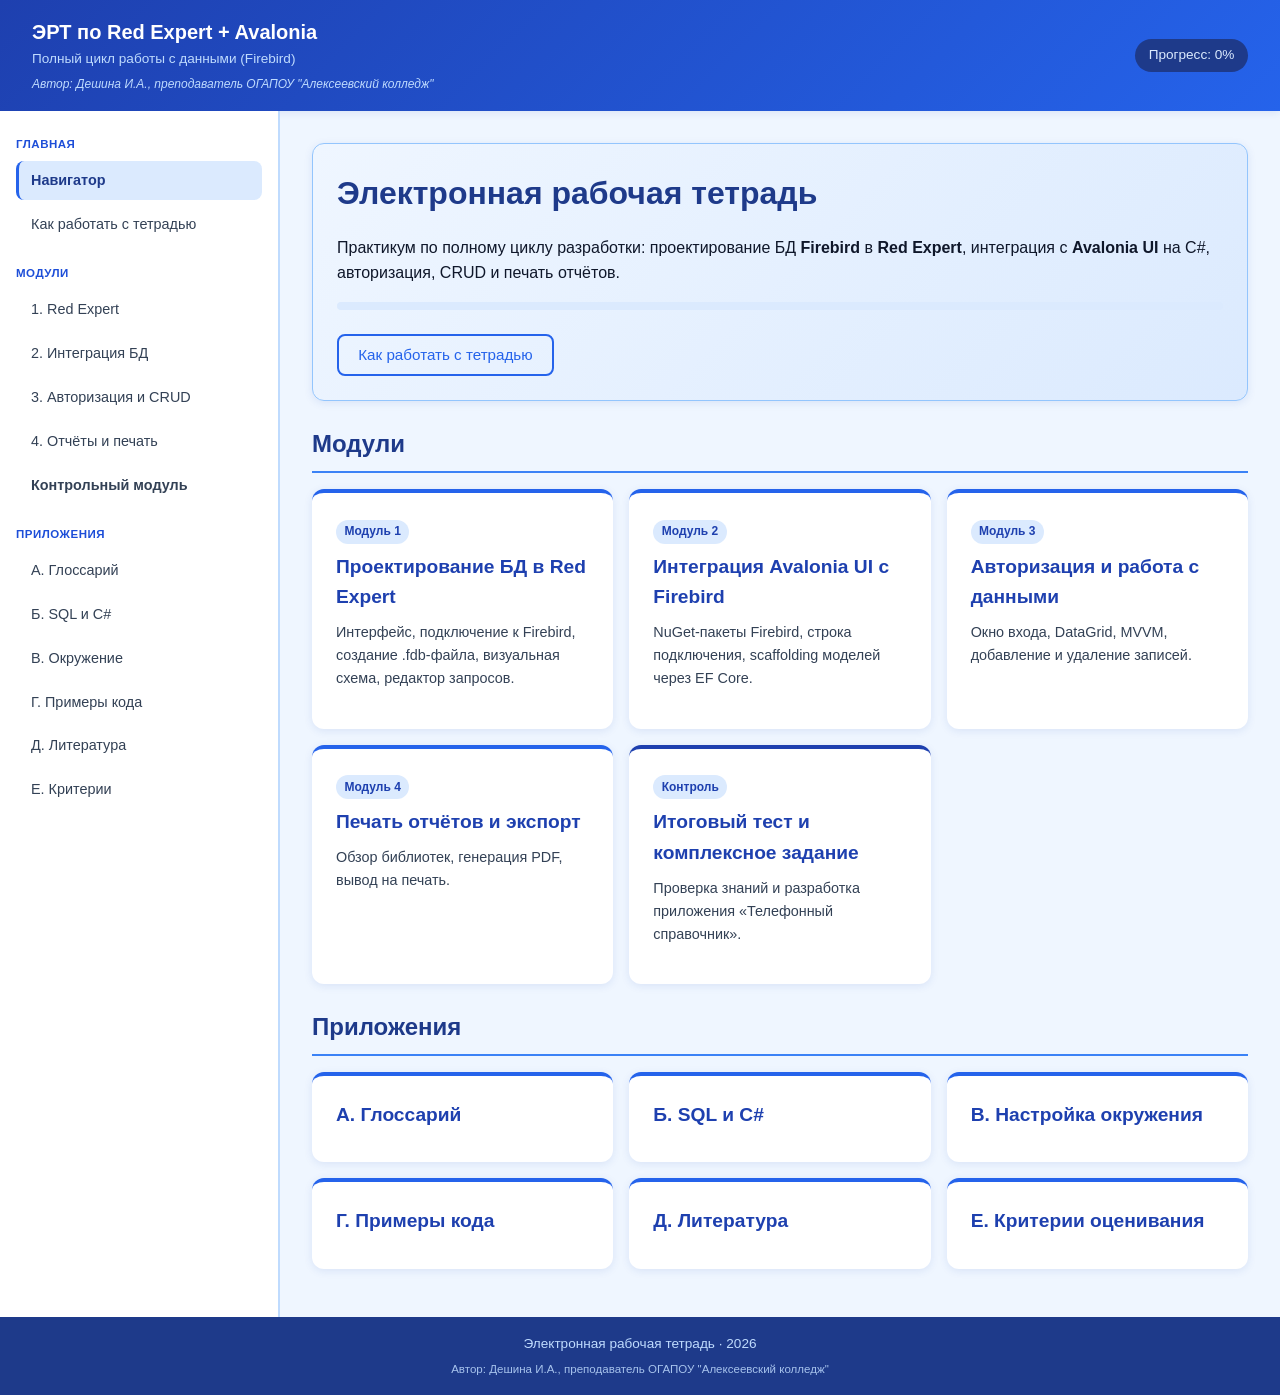
<file: index.html>
<!DOCTYPE html>
<html lang="ru">
<head>
  <meta charset="UTF-8">
  <meta name="viewport" content="width=device-width, initial-scale=1.0">
  <title>ЭРТ · Red Expert + Avalonia</title>
  <link rel="stylesheet" href="css/style.css">
  <link rel="stylesheet" href="css/layout.css">
  <link rel="stylesheet" href="css/components.css">
  <link rel="stylesheet" href="css/print.css">
</head>
<body>
  <div class="app">
    <header class="header">
      <div>
        <h1 class="header__title">ЭРТ по Red Expert + Avalonia</h1>
        <div class="header__subtitle">Полный цикл работы с данными (Firebird)</div>
        <div class="header__author">Автор: Дешина И.А., преподаватель ОГАПОУ "Алексеевский колледж"</div>
      </div>
      <div class="header__progress">Прогресс: <span id="progressValue">0%</span></div>
    </header>

    <aside class="sidebar" data-nav-root=""></aside>

    <main class="main">
      <div class="card card--highlight">
        <h1>Электронная рабочая тетрадь</h1>
        <p>Практикум по полному циклу разработки: проектирование БД <strong>Firebird</strong> в <strong>Red Expert</strong>, интеграция с <strong>Avalonia UI</strong> на C#, авторизация, CRUD и печать отчётов.</p>
        <div class="progress-bar"><div class="progress-bar__fill" data-total="20"></div></div>
        
      
        <div style="margin-top: 1.5rem;">
          <a href="pages/instruction.html" class="btn btn--outline">Как работать с тетрадью</a>
        </div>
        
      </div>
      <h2>Модули</h2>
      <div class="grid-cards">
        <a href="pages/module1.html" class="module-card" style="text-decoration:none">
          <span class="module-card__num">Модуль 1</span>
          <h3>Проектирование БД в Red Expert</h3>
          <p>Интерфейс, подключение к Firebird, создание .fdb-файла, визуальная схема, редактор запросов.</p>
        </a>
        <a href="pages/module2.html" class="module-card" style="text-decoration:none">
          <span class="module-card__num">Модуль 2</span>
          <h3>Интеграция Avalonia UI с Firebird</h3>
          <p>NuGet-пакеты Firebird, строка подключения, scaffolding моделей через EF Core.</p>
        </a>
        <a href="pages/module3.html" class="module-card" style="text-decoration:none">
          <span class="module-card__num">Модуль 3</span>
          <h3>Авторизация и работа с данными</h3>
          <p>Окно входа, DataGrid, MVVM, добавление и удаление записей.</p>
        </a>
        <a href="pages/module4.html" class="module-card" style="text-decoration:none">
          <span class="module-card__num">Модуль 4</span>
          <h3>Печать отчётов и экспорт</h3>
          <p>Обзор библиотек, генерация PDF, вывод на печать.</p>
        </a>
        <a href="pages/control.html" class="module-card" style="text-decoration:none;border-top-color:var(--blue-800)">
          <span class="module-card__num">Контроль</span>
          <h3>Итоговый тест и комплексное задание</h3>
          <p>Проверка знаний и разработка приложения «Телефонный справочник».</p>
        </a>
      </div>

      <h2>Приложения</h2>
      <div class="grid-cards">
        <a href="pages/appendices/appendix-a.html" class="module-card"><h3>А. Глоссарий</h3></a>
        <a href="pages/appendices/appendix-b.html" class="module-card"><h3>Б. SQL и C#</h3></a>
        <a href="pages/appendices/appendix-c.html" class="module-card"><h3>В. Настройка окружения</h3></a>
        <a href="pages/appendices/appendix-d.html" class="module-card"><h3>Г. Примеры кода</h3></a>
        <a href="pages/appendices/appendix-e.html" class="module-card"><h3>Д. Литература</h3></a>
        <a href="pages/appendices/appendix-f.html" class="module-card"><h3>Е. Критерии оценивания</h3></a>
      </div>
    </main>

    <footer class="footer">
      Электронная рабочая тетрадь · 2026<br>
      <span class="author">Автор: Дешина И.А., преподаватель ОГАПОУ "Алексеевский колледж"</span>
    </footer>
  </div>

  <script src="js/storage.js"></script>
  <script src="js/navigation.js"></script>
  <script src="js/main.js"></script>
</body>
</html>
</file>
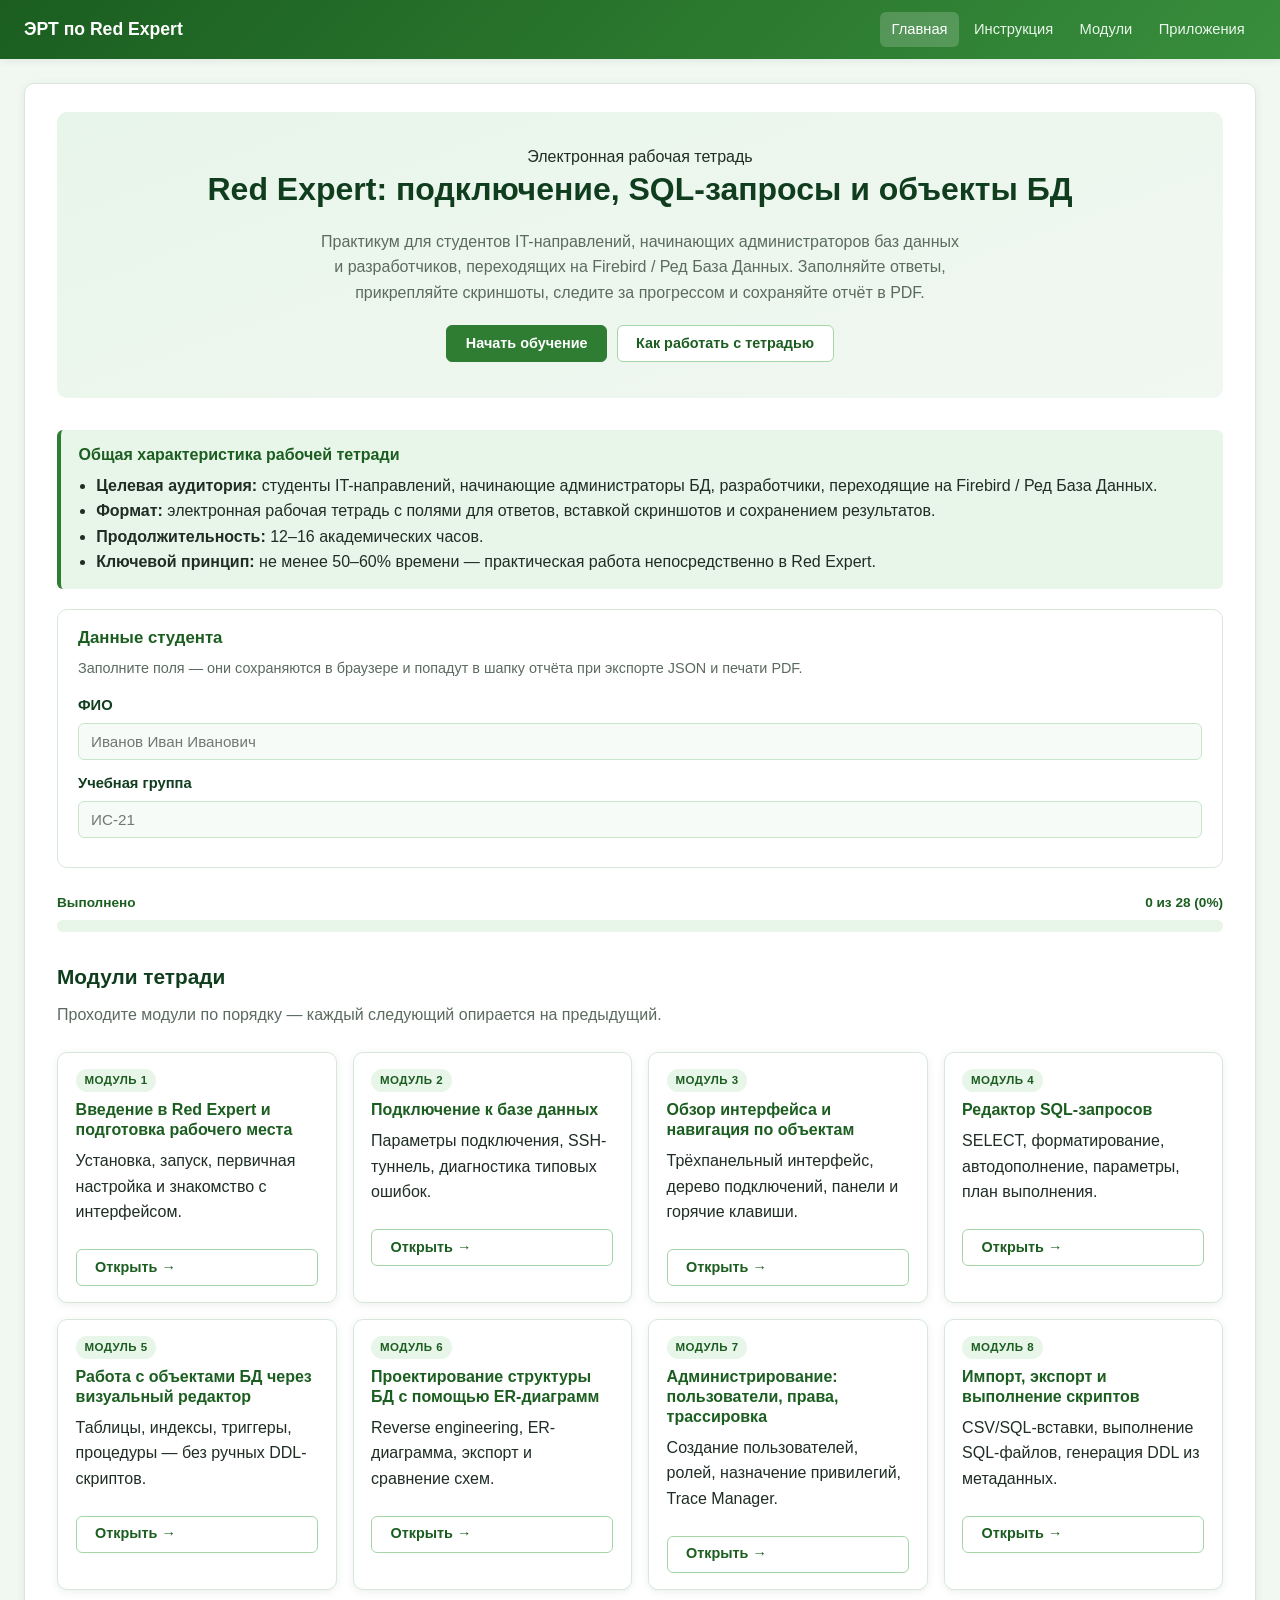
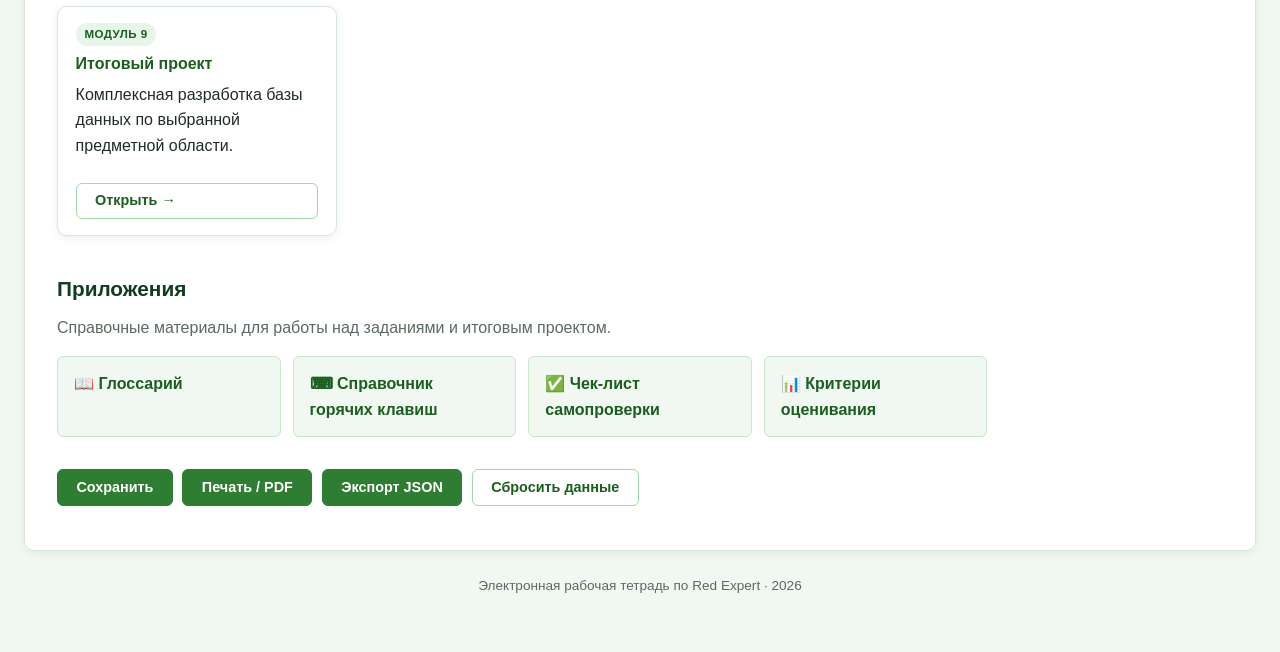
<file: red-expert-workbook/index.html>
<!doctype html>
<html lang="ru">
<head>
  <meta charset="utf-8">
  <meta name="viewport" content="width=device-width, initial-scale=1">
  <title>Электронная рабочая тетрадь — Red Expert</title>
  <meta name="description" content="Электронная рабочая тетрадь для освоения подключения к базе данных, SQL-запросов и работы с объектами БД в Red Expert.">
  <link rel="stylesheet" href="assets/css/style.css">

  <!-- Небольшая локальная доработка: текстовые поля «Данные студента».
       Основной style.css не трогаем — все остальные стили берутся из него. -->
  <style>
    .student-card input[type="text"] {
      display: block;
      width: 100%;
      margin-top: 0.35rem;
      padding: 0.55rem 0.75rem;
      font-family: var(--font);
      font-size: 0.95rem;
      color: var(--text);
      background: var(--bg-soft);
      border: 1px solid var(--green-200);
      border-radius: var(--radius-sm);
      transition: border-color var(--transition), background var(--transition);
    }
    .student-card input[type="text"]:focus {
      background: #fff;
      border-color: var(--green-600);
      outline: none;
      box-shadow: 0 0 0 3px rgba(76, 175, 80, 0.15);
    }
    .appendix-grid {
      display: grid;
      grid-template-columns: repeat(auto-fill, minmax(220px, 1fr));
      gap: 0.75rem;
      margin-top: 1rem;
    }
    .appendix-grid a {
      display: block;
      padding: 0.85rem 1rem;
      background: var(--green-50);
      border: 1px solid var(--green-200);
      border-radius: var(--radius-sm);
      font-weight: 600;
      color: var(--green-800);
      transition: background var(--transition), border-color var(--transition);
    }
    .appendix-grid a:hover {
      background: var(--green-100);
      border-color: var(--green-500);
      text-decoration: none;
    }
    .footer {
      text-align: center;
      padding: 1.5rem 1rem 2rem;
      font-size: 0.85rem;
      color: var(--text-muted);
    }
  </style>
</head>
<body>

  <!-- ================= Шапка ================= -->
  <header class="topbar">
    <a href="index.html" class="logo">ЭРТ по Red Expert</a>
    <nav>
      <a href="index.html" class="active">Главная</a>
      <a href="instructions.html">Инструкция</a>
      <a href="#modules">Модули</a>
      <a href="#appendices">Приложения</a>
    </nav>
  </header>

  <!-- ================= Контент ================= -->
  <div class="home-wrap" style="max-width: 1280px; margin: 0 auto; padding: 1.5rem;">
    <main>

      <!-- Hero -->
      <section class="hero">
        <span class="badge">Электронная рабочая тетрадь</span>
        <h1>Red Expert: подключение, SQL-запросы и объекты БД</h1>
        <p>
          Практикум для студентов IT-направлений, начинающих администраторов
          баз данных и разработчиков, переходящих на Firebird / Ред База Данных.
          Заполняйте ответы, прикрепляйте скриншоты, следите за прогрессом
          и сохраняйте отчёт в PDF.
        </p>
        <p style="margin-top: 1.25rem; display: flex; flex-wrap: wrap; gap: 0.6rem; justify-content: center;">
          <a class="btn" href="modules/module1.html">Начать обучение</a>
          <a class="btn secondary" href="instructions.html">Как работать с тетрадью</a>
        </p>
      </section>

      <!-- Характеристика -->
      <section class="goal">
        <h2>Общая характеристика рабочей тетради</h2>
        <ul style="margin: 0.5rem 0 0 1.1rem; padding: 0;">
          <li><strong>Целевая аудитория:</strong> студенты IT-направлений, начинающие администраторы БД, разработчики, переходящие на Firebird / Ред База Данных.</li>
          <li><strong>Формат:</strong> электронная рабочая тетрадь с полями для ответов, вставкой скриншотов и сохранением результатов.</li>
          <li><strong>Продолжительность:</strong> 12–16 академических часов.</li>
          <li><strong>Ключевой принцип:</strong> не менее 50–60% времени — практическая работа непосредственно в Red Expert.</li>
        </ul>
      </section>

      <!-- Данные студента -->
      <section class="task student-card" style="margin-bottom: 1.5rem;">
        <h2>Данные студента</h2>
        <p style="color: var(--text-muted); font-size: 0.9rem;">
          Заполните поля — они сохраняются в браузере и попадут в шапку отчёта
          при экспорте JSON и печати PDF.
        </p>
        <label>ФИО
          <input type="text" data-save="student_name" placeholder="Иванов Иван Иванович" autocomplete="name">
        </label>
        <label>Учебная группа
          <input type="text" data-save="student_group" placeholder="ИС-21" autocomplete="off">
        </label>
      </section>

      <!-- Общий прогресс -->
      <section class="progress" data-global-progress>
        <div class="progress-label">
          <span>Выполнено</span>
          <span>0 из 0 (0%)</span>
        </div>
        <div class="progress-track">
          <div class="progress-bar"></div>
        </div>
      </section>

      <!-- Модули -->
      <section id="modules" style="margin-top: 2rem;">
        <h2 style="font-size: 1.3rem;">Модули тетради</h2>
        <p style="color: var(--text-muted);">
          Проходите модули по порядку — каждый следующий опирается на предыдущий.
        </p>

        <div class="module-grid">
          <article class="module-card">
            <span class="badge">Модуль 1</span>
            <h3>Введение в Red Expert и подготовка рабочего места</h3>
            <p>Установка, запуск, первичная настройка и знакомство с интерфейсом.</p>
            <a class="btn secondary" href="modules/module1.html">Открыть →</a>
          </article>

          <article class="module-card">
            <span class="badge">Модуль 2</span>
            <h3>Подключение к базе данных</h3>
            <p>Параметры подключения, SSH-туннель, диагностика типовых ошибок.</p>
            <a class="btn secondary" href="modules/module2.html">Открыть →</a>
          </article>

          <article class="module-card">
            <span class="badge">Модуль 3</span>
            <h3>Обзор интерфейса и навигация по объектам</h3>
            <p>Трёхпанельный интерфейс, дерево подключений, панели и горячие клавиши.</p>
            <a class="btn secondary" href="modules/module3.html">Открыть →</a>
          </article>

          <article class="module-card">
            <span class="badge">Модуль 4</span>
            <h3>Редактор SQL-запросов</h3>
            <p>SELECT, форматирование, автодополнение, параметры, план выполнения.</p>
            <a class="btn secondary" href="modules/module4.html">Открыть →</a>
          </article>

          <article class="module-card">
            <span class="badge">Модуль 5</span>
            <h3>Работа с объектами БД через визуальный редактор</h3>
            <p>Таблицы, индексы, триггеры, процедуры — без ручных DDL-скриптов.</p>
            <a class="btn secondary" href="modules/module5.html">Открыть →</a>
          </article>

          <article class="module-card">
            <span class="badge">Модуль 6</span>
            <h3>Проектирование структуры БД с помощью ER-диаграмм</h3>
            <p>Reverse engineering, ER-диаграмма, экспорт и сравнение схем.</p>
            <a class="btn secondary" href="modules/module6.html">Открыть →</a>
          </article>

          <article class="module-card">
            <span class="badge">Модуль 7</span>
            <h3>Администрирование: пользователи, права, трассировка</h3>
            <p>Создание пользователей, ролей, назначение привилегий, Trace Manager.</p>
            <a class="btn secondary" href="modules/module7.html">Открыть →</a>
          </article>

          <article class="module-card">
            <span class="badge">Модуль 8</span>
            <h3>Импорт, экспорт и выполнение скриптов</h3>
            <p>CSV/SQL-вставки, выполнение SQL-файлов, генерация DDL из метаданных.</p>
            <a class="btn secondary" href="modules/module8.html">Открыть →</a>
          </article>

          <article class="module-card">
            <span class="badge">Модуль 9</span>
            <h3>Итоговый проект</h3>
            <p>Комплексная разработка базы данных по выбранной предметной области.</p>
            <a class="btn secondary" href="modules/module9.html">Открыть →</a>
          </article>
        </div>
      </section>

      <!-- Приложения -->
      <section id="appendices" style="margin-top: 2.5rem;">
        <h2 style="font-size: 1.3rem;">Приложения</h2>
        <p style="color: var(--text-muted);">
          Справочные материалы для работы над заданиями и итоговым проектом.
        </p>

        <div class="appendix-grid">
          <a href="appendices/glossary.html">📖 Глоссарий</a>
          <a href="appendices/reference.html">⌨ Справочник горячих клавиш</a>
          <a href="appendices/checklist.html">✅ Чек-лист самопроверки</a>
          <a href="appendices/criteria.html">📊 Критерии оценивания</a>
        </div>
      </section>

      <!-- Быстрые действия -->
      <div class="actions" style="margin-top: 2rem;">
        <button data-save-all>Сохранить</button>
        <button data-print>Печать / PDF</button>
        <button data-export>Экспорт JSON</button>
        <button class="secondary" data-reset>Сбросить данные</button>
      </div>

    </main>

    <footer class="footer">
      Электронная рабочая тетрадь по Red Expert · 2026
    </footer>
  </div>

  <script src="assets/js/app.js"></script>
</body>
</html>
</file>
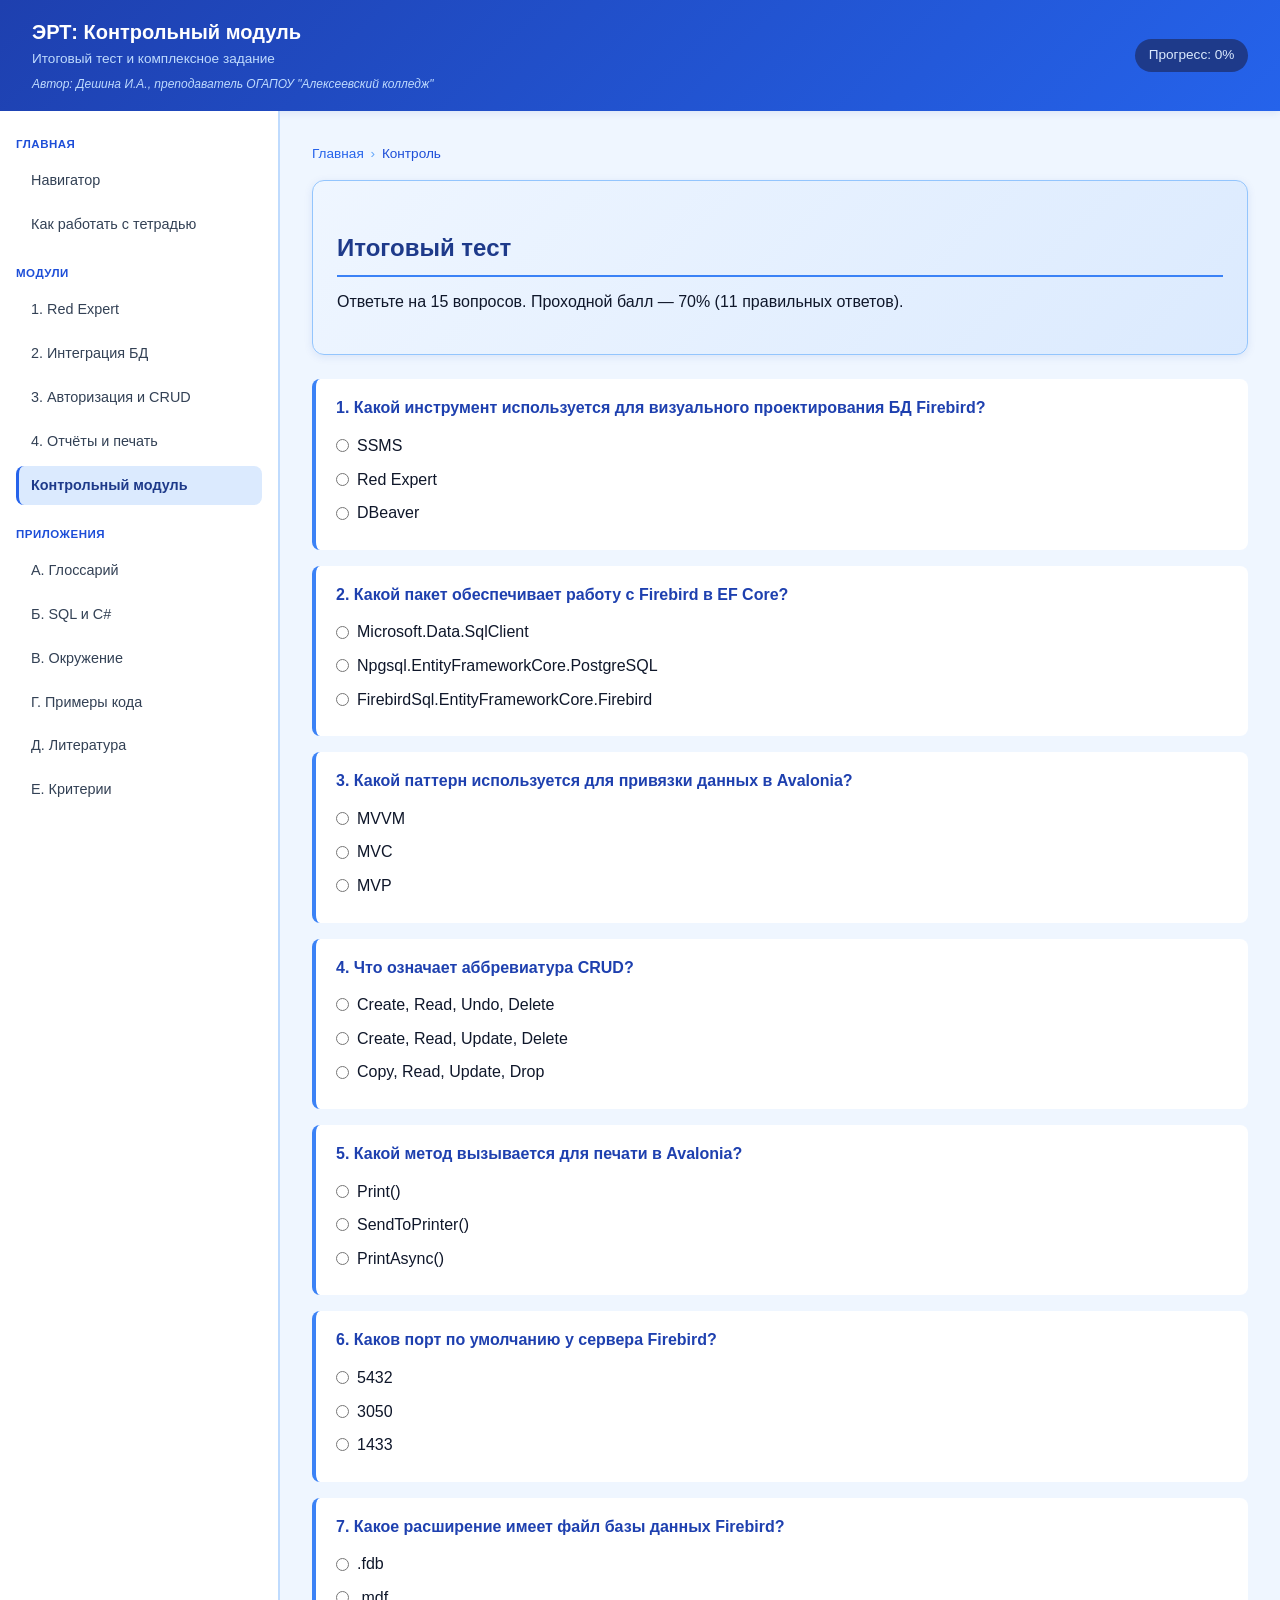
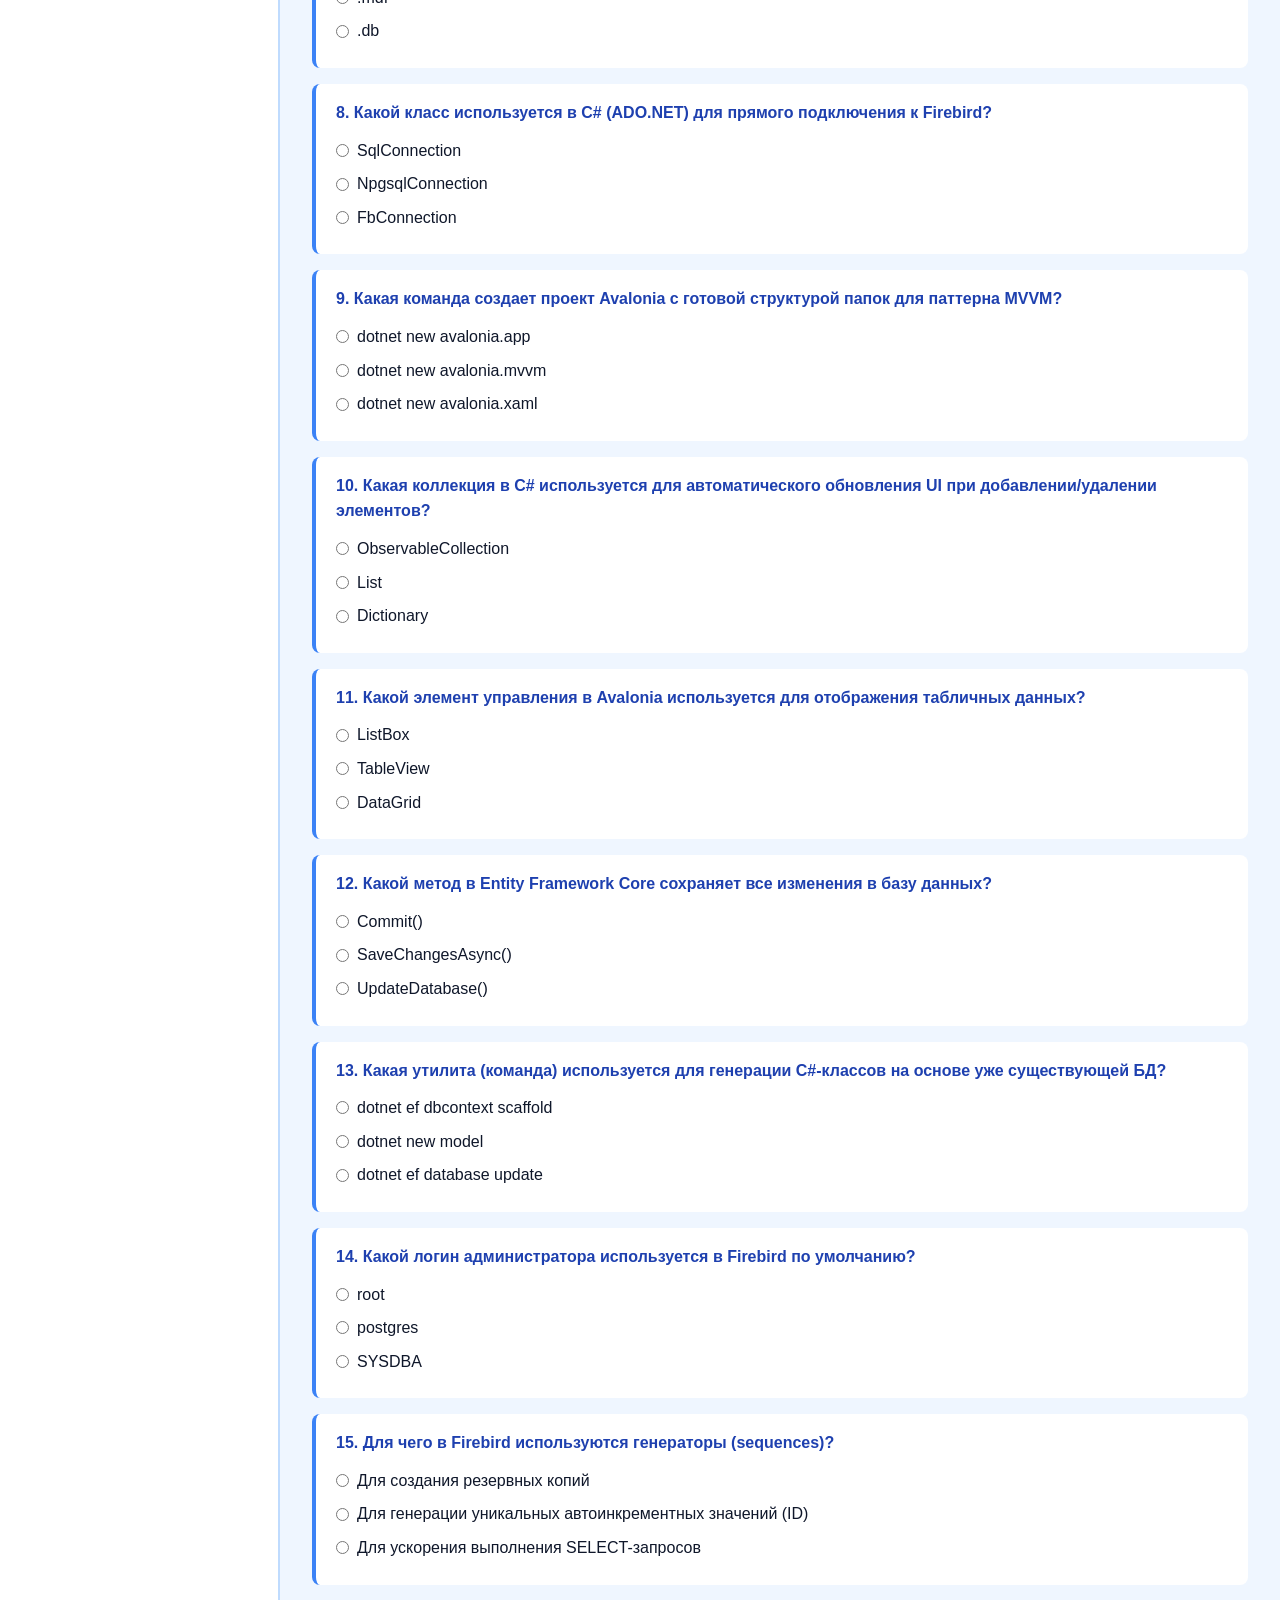
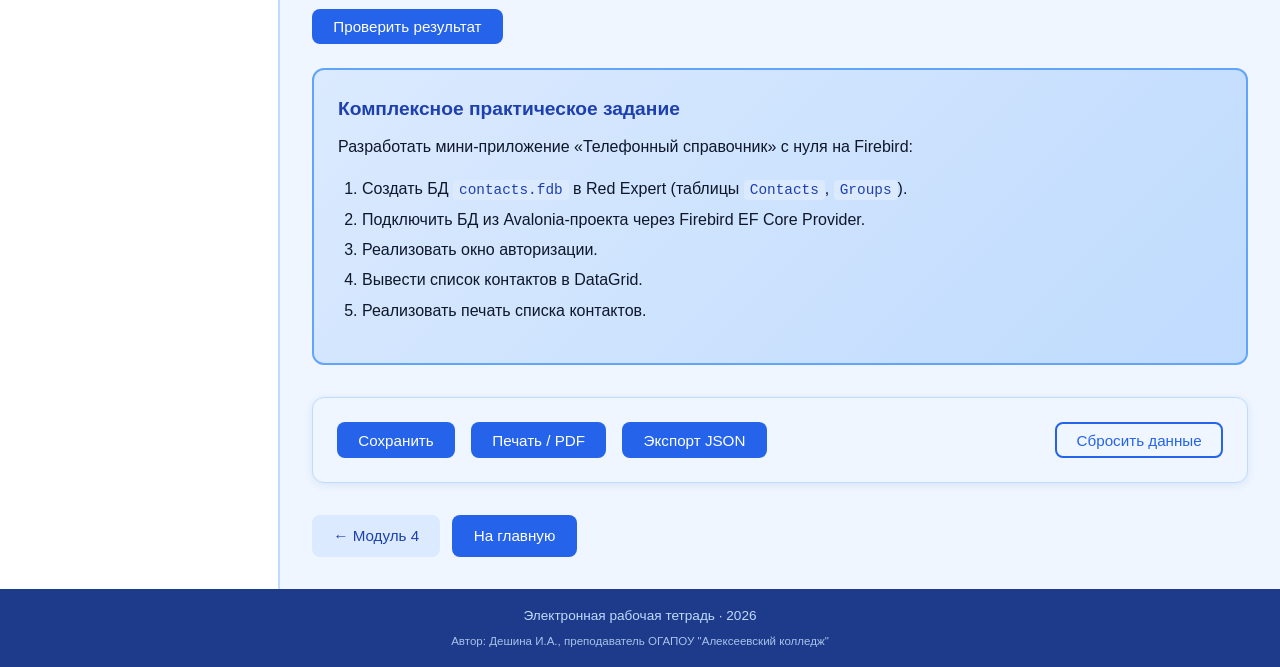
<file: pages/control.html>
<!DOCTYPE html>
<html lang="ru">
<head>
  <meta charset="UTF-8">
  <meta name="viewport" content="width=device-width, initial-scale=1.0">
  <title>Контрольный модуль</title>
  <link rel="stylesheet" href="../css/style.css">
  <link rel="stylesheet" href="../css/layout.css">
  <link rel="stylesheet" href="../css/components.css">
  <link rel="stylesheet" href="../css/print.css">
</head>
<body>
  <div class="app">
    <header class="header">
      <div>
        <h1 class="header__title">ЭРТ: Контрольный модуль</h1>
        <div class="header__subtitle">Итоговый тест и комплексное задание</div>
        <div class="header__author">Автор: Дешина И.А., преподаватель ОГАПОУ "Алексеевский колледж"</div>
      </div>
      <div class="header__progress">Прогресс: <span id="progressValue">0%</span></div>
    </header>
    <aside class="sidebar" data-nav-root="../"></aside>
    <main class="main">
      <div class="breadcrumbs"><a href="../index.html">Главная</a><span>›</span>Контроль</div>

      <div class="card card--highlight">
        <h2>Итоговый тест</h2>
        <p>Ответьте на 15 вопросов. Проходной балл — 70% (11 правильных ответов).</p>
      </div>

      <form id="quizForm">
        <!-- Вопрос 1 -->
        <div class="quiz-question" data-correct="b">
          <h4>1. Какой инструмент используется для визуального проектирования БД Firebird?</h4>
          <ul class="quiz-options">
            <li><label><input type="radio" name="q1" value="a"> SSMS</label></li>
            <li><label><input type="radio" name="q1" value="b"> Red Expert</label></li>
            <li><label><input type="radio" name="q1" value="c"> DBeaver</label></li>
          </ul>
        </div>

        <!-- Вопрос 2 -->
        <div class="quiz-question" data-correct="c">
          <h4>2. Какой пакет обеспечивает работу с Firebird в EF Core?</h4>
          <ul class="quiz-options">
            <li><label><input type="radio" name="q2" value="a"> Microsoft.Data.SqlClient</label></li>
            <li><label><input type="radio" name="q2" value="b"> Npgsql.EntityFrameworkCore.PostgreSQL</label></li>
            <li><label><input type="radio" name="q2" value="c"> FirebirdSql.EntityFrameworkCore.Firebird</label></li>
          </ul>
        </div>

        <!-- Вопрос 3 -->
        <div class="quiz-question" data-correct="a">
          <h4>3. Какой паттерн используется для привязки данных в Avalonia?</h4>
          <ul class="quiz-options">
            <li><label><input type="radio" name="q3" value="a"> MVVM</label></li>
            <li><label><input type="radio" name="q3" value="b"> MVC</label></li>
            <li><label><input type="radio" name="q3" value="c"> MVP</label></li>
          </ul>
        </div>

        <!-- Вопрос 4 -->
        <div class="quiz-question" data-correct="b">
          <h4>4. Что означает аббревиатура CRUD?</h4>
          <ul class="quiz-options">
            <li><label><input type="radio" name="q4" value="a"> Create, Read, Undo, Delete</label></li>
            <li><label><input type="radio" name="q4" value="b"> Create, Read, Update, Delete</label></li>
            <li><label><input type="radio" name="q4" value="c"> Copy, Read, Update, Drop</label></li>
          </ul>
        </div>

        <!-- Вопрос 5 -->
        <div class="quiz-question" data-correct="c">
          <h4>5. Какой метод вызывается для печати в Avalonia?</h4>
          <ul class="quiz-options">
            <li><label><input type="radio" name="q5" value="a"> Print()</label></li>
            <li><label><input type="radio" name="q5" value="b"> SendToPrinter()</label></li>
            <li><label><input type="radio" name="q5" value="c"> PrintAsync()</label></li>
          </ul>
        </div>

        <!-- Вопрос 6 -->
        <div class="quiz-question" data-correct="b">
          <h4>6. Каков порт по умолчанию у сервера Firebird?</h4>
          <ul class="quiz-options">
            <li><label><input type="radio" name="q6" value="a"> 5432</label></li>
            <li><label><input type="radio" name="q6" value="b"> 3050</label></li>
            <li><label><input type="radio" name="q6" value="c"> 1433</label></li>
          </ul>
        </div>

        <!-- Вопрос 7 -->
        <div class="quiz-question" data-correct="a">
          <h4>7. Какое расширение имеет файл базы данных Firebird?</h4>
          <ul class="quiz-options">
            <li><label><input type="radio" name="q7" value="a"> .fdb</label></li>
            <li><label><input type="radio" name="q7" value="b"> .mdf</label></li>
            <li><label><input type="radio" name="q7" value="c"> .db</label></li>
          </ul>
        </div>

        <!-- Вопрос 8 -->
        <div class="quiz-question" data-correct="c">
          <h4>8. Какой класс используется в C# (ADO.NET) для прямого подключения к Firebird?</h4>
          <ul class="quiz-options">
            <li><label><input type="radio" name="q8" value="a"> SqlConnection</label></li>
            <li><label><input type="radio" name="q8" value="b"> NpgsqlConnection</label></li>
            <li><label><input type="radio" name="q8" value="c"> FbConnection</label></li>
          </ul>
        </div>

        <!-- Вопрос 9 -->
        <div class="quiz-question" data-correct="b">
          <h4>9. Какая команда создает проект Avalonia с готовой структурой папок для паттерна MVVM?</h4>
          <ul class="quiz-options">
            <li><label><input type="radio" name="q9" value="a"> dotnet new avalonia.app</label></li>
            <li><label><input type="radio" name="q9" value="b"> dotnet new avalonia.mvvm</label></li>
            <li><label><input type="radio" name="q9" value="c"> dotnet new avalonia.xaml</label></li>
          </ul>
        </div>

        <!-- Вопрос 10 -->
        <div class="quiz-question" data-correct="a">
          <h4>10. Какая коллекция в C# используется для автоматического обновления UI при добавлении/удалении элементов?</h4>
          <ul class="quiz-options">
            <li><label><input type="radio" name="q10" value="a"> ObservableCollection</label></li>
            <li><label><input type="radio" name="q10" value="b"> List</label></li>
            <li><label><input type="radio" name="q10" value="c"> Dictionary</label></li>
          </ul>
        </div>

        <!-- Вопрос 11 -->
        <div class="quiz-question" data-correct="c">
          <h4>11. Какой элемент управления в Avalonia используется для отображения табличных данных?</h4>
          <ul class="quiz-options">
            <li><label><input type="radio" name="q11" value="a"> ListBox</label></li>
            <li><label><input type="radio" name="q11" value="b"> TableView</label></li>
            <li><label><input type="radio" name="q11" value="c"> DataGrid</label></li>
          </ul>
        </div>

        <!-- Вопрос 12 -->
        <div class="quiz-question" data-correct="b">
          <h4>12. Какой метод в Entity Framework Core сохраняет все изменения в базу данных?</h4>
          <ul class="quiz-options">
            <li><label><input type="radio" name="q12" value="a"> Commit()</label></li>
            <li><label><input type="radio" name="q12" value="b"> SaveChangesAsync()</label></li>
            <li><label><input type="radio" name="q12" value="c"> UpdateDatabase()</label></li>
          </ul>
        </div>

        <!-- Вопрос 13 -->
        <div class="quiz-question" data-correct="a">
          <h4>13. Какая утилита (команда) используется для генерации C#-классов на основе уже существующей БД?</h4>
          <ul class="quiz-options">
            <li><label><input type="radio" name="q13" value="a"> dotnet ef dbcontext scaffold</label></li>
            <li><label><input type="radio" name="q13" value="b"> dotnet new model</label></li>
            <li><label><input type="radio" name="q13" value="c"> dotnet ef database update</label></li>
          </ul>
        </div>

        <!-- Вопрос 14 -->
        <div class="quiz-question" data-correct="c">
          <h4>14. Какой логин администратора используется в Firebird по умолчанию?</h4>
          <ul class="quiz-options">
            <li><label><input type="radio" name="q14" value="a"> root</label></li>
            <li><label><input type="radio" name="q14" value="b"> postgres</label></li>
            <li><label><input type="radio" name="q14" value="c"> SYSDBA</label></li>
          </ul>
        </div>

        <!-- Вопрос 15 -->
        <div class="quiz-question" data-correct="b">
          <h4>15. Для чего в Firebird используются генераторы (sequences)?</h4>
          <ul class="quiz-options">
            <li><label><input type="radio" name="q15" value="a"> Для создания резервных копий</label></li>
            <li><label><input type="radio" name="q15" value="b"> Для генерации уникальных автоинкрементных значений (ID)</label></li>
            <li><label><input type="radio" name="q15" value="c"> Для ускорения выполнения SELECT-запросов</label></li>
          </ul>
        </div>

        <div class="btn-group">
          <button type="submit" class="btn">Проверить результат</button>
        </div>
        <p id="quizResult" style="margin-top:1rem;font-weight:700"></p>
      </form>

      <div class="practice-box">
        <h3>Комплексное практическое задание</h3>
        <p>Разработать мини-приложение «Телефонный справочник» с нуля на Firebird:</p>
        <ol>
          <li>Создать БД <code>contacts.fdb</code> в Red Expert (таблицы <code>Contacts</code>, <code>Groups</code>).</li>
          <li>Подключить БД из Avalonia-проекта через Firebird EF Core Provider.</li>
          <li>Реализовать окно авторизации.</li>
          <li>Вывести список контактов в DataGrid.</li>
          <li>Реализовать печать списка контактов.</li>
        </ol>
      </div>

      <!-- БЛОК С КНОПКАМИ ДЕЙСТВИЙ -->
      <div class="action-bar">
        <button type="button" class="btn" id="btnSave">Сохранить</button>
        <button type="button" class="btn" id="btnPrint">Печать / PDF</button>
        <button type="button" class="btn" id="btnExport">Экспорт JSON</button>
        <button type="button" class="btn btn--outline" id="btnReset">Сбросить данные</button>
      </div>

      <div class="btn-group">
        <a href="module4.html" class="btn btn--secondary">← Модуль 4</a>
        <a href="../index.html" class="btn">На главную</a>
      </div>
    </main>
    <footer class="footer">
      Электронная рабочая тетрадь · 2026<br>
      <span class="author">Автор: Дешина И.А., преподаватель ОГАПОУ "Алексеевский колледж"</span>
    </footer>
  </div>
  <script src="../js/storage.js"></script>
  <script src="../js/navigation.js"></script>
  <script src="../js/main.js"></script>
  <script src="../js/quiz.js"></script>
</body>
</html>
</file>
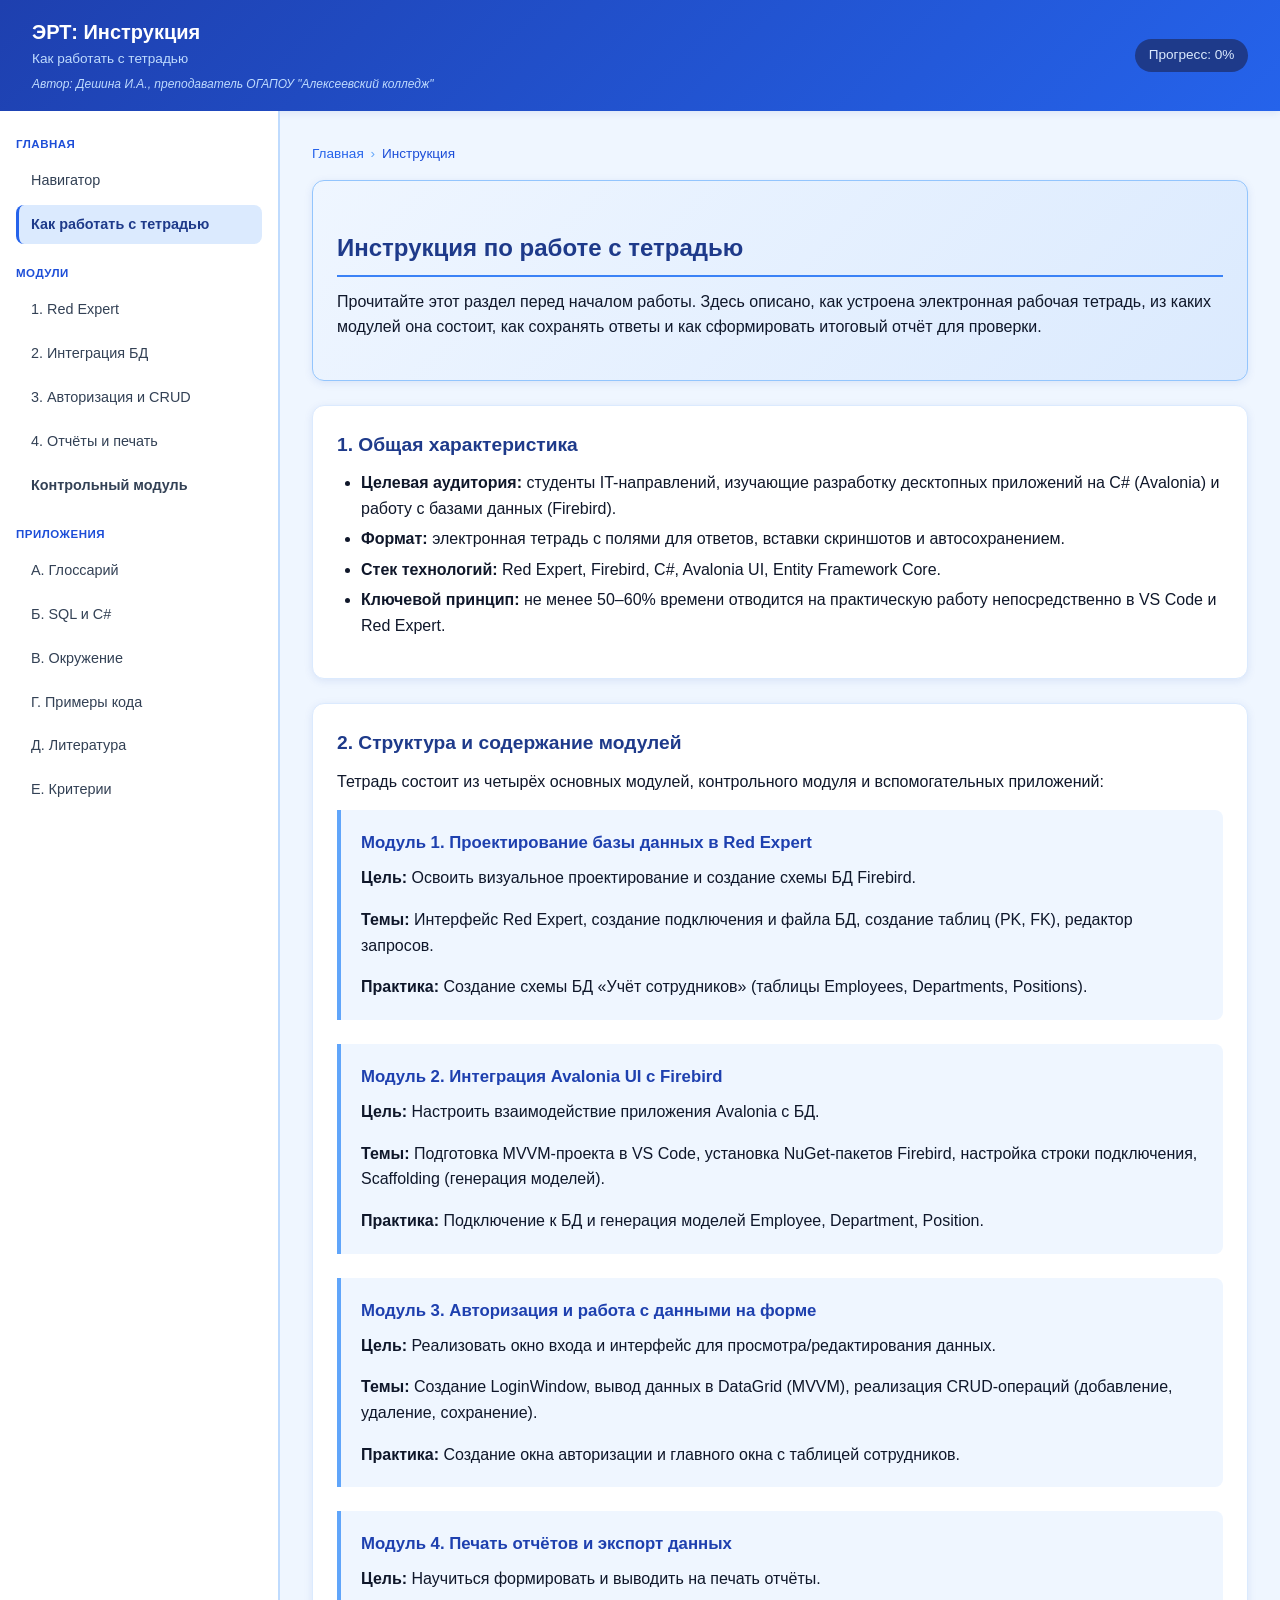
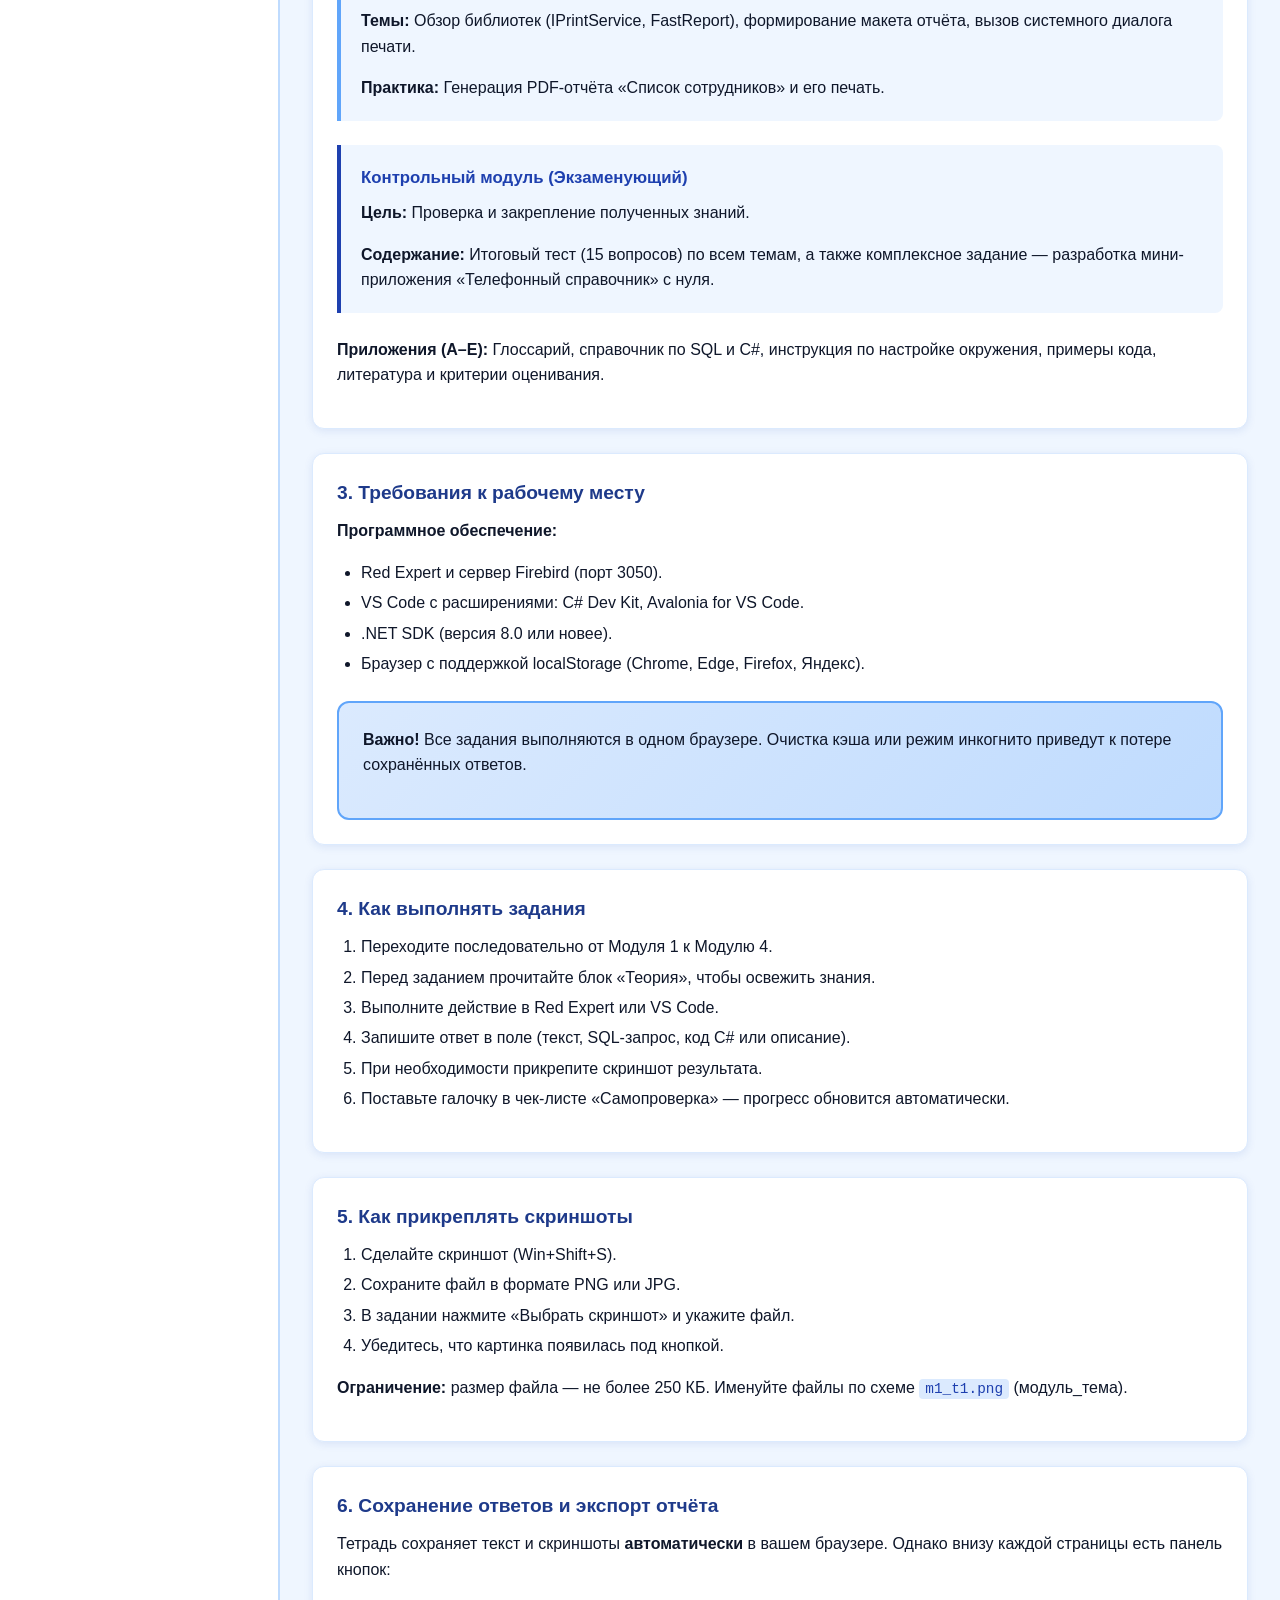
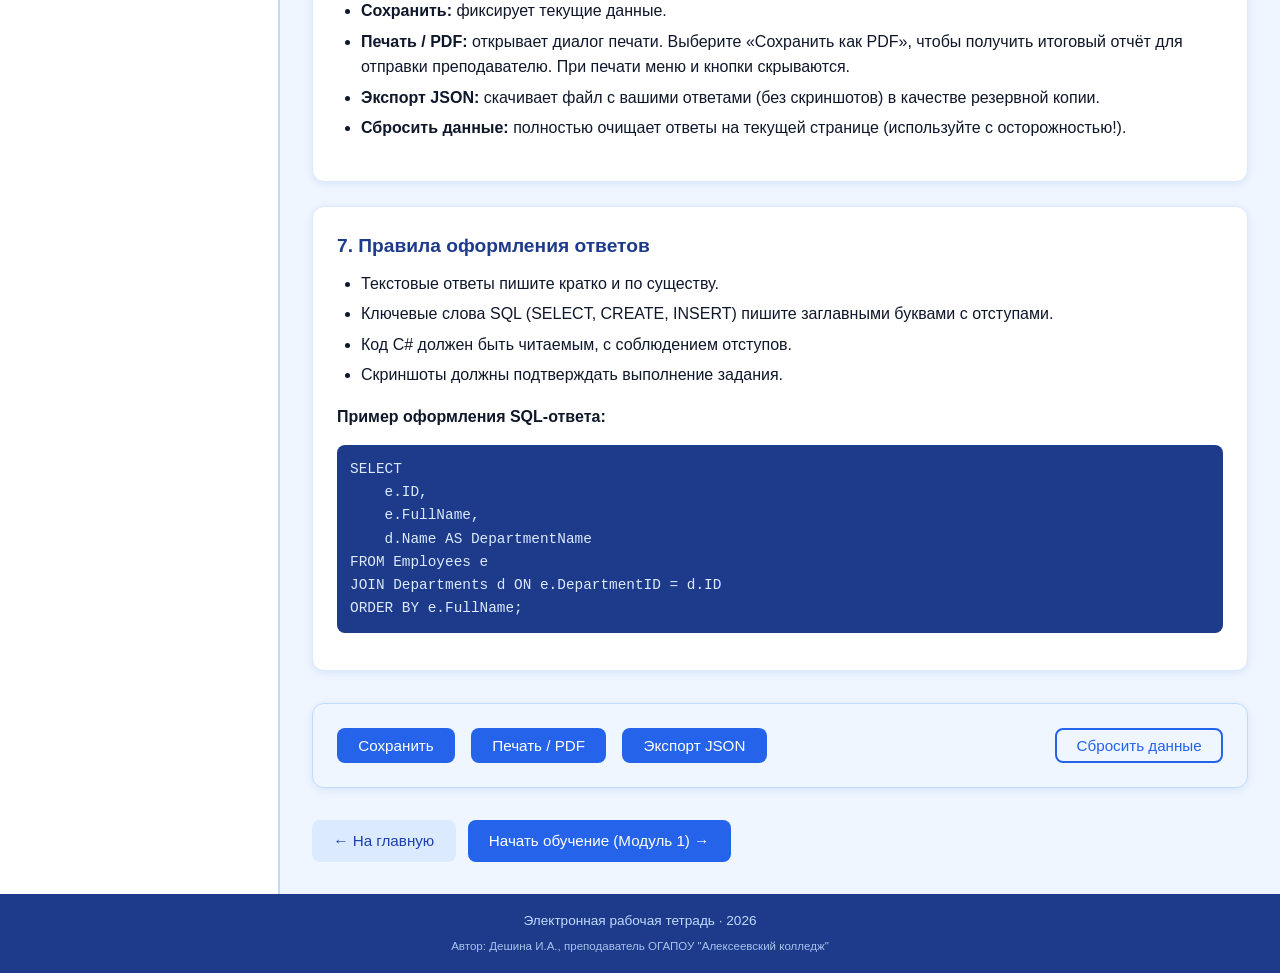
<file: pages/instruction.html>
<!DOCTYPE html>
<html lang="ru">
<head>
  <meta charset="UTF-8">
  <meta name="viewport" content="width=device-width, initial-scale=1.0">
  <title>ЭРТ · Инструкция</title>
  <link rel="stylesheet" href="../css/style.css">
  <link rel="stylesheet" href="../css/layout.css">
  <link rel="stylesheet" href="../css/components.css">
  <link rel="stylesheet" href="../css/print.css">
</head>
<body>
  <div class="app">
    <header class="header">
      <div>
        <h1 class="header__title">ЭРТ: Инструкция</h1>
        <div class="header__subtitle">Как работать с тетрадью</div>
        <div class="header__author">Автор: Дешина И.А., преподаватель ОГАПОУ "Алексеевский колледж"</div>
      </div>
      <div class="header__progress">Прогресс: <span id="progressValue">0%</span></div>
    </header>

    <aside class="sidebar" data-nav-root="../"></aside>

    <main class="main">
      <div class="breadcrumbs">
        <a href="../index.html">Главная</a><span>›</span>Инструкция
      </div>

      <div class="card card--highlight">
        <h2>Инструкция по работе с тетрадью</h2>
        <p>Прочитайте этот раздел перед началом работы. Здесь описано, как устроена электронная рабочая тетрадь, из каких модулей она состоит, как сохранять ответы и как сформировать итоговый отчёт для проверки.</p>
      </div>

      <!-- 1. Общая характеристика -->
      <div class="card">
        <h3>1. Общая характеристика</h3>
        <ul>
          <li><strong>Целевая аудитория:</strong> студенты IT-направлений, изучающие разработку десктопных приложений на C# (Avalonia) и работу с базами данных (Firebird).</li>
          <li><strong>Формат:</strong> электронная тетрадь с полями для ответов, вставки скриншотов и автосохранением.</li>
          <li><strong>Стек технологий:</strong> Red Expert, Firebird, C#, Avalonia UI, Entity Framework Core.</li>
          <li><strong>Ключевой принцип:</strong> не менее 50–60% времени отводится на практическую работу непосредственно в VS Code и Red Expert.</li>
        </ul>
      </div>

      <!-- 2. Структура и модули -->
      <div class="card">
        <h3>2. Структура и содержание модулей</h3>
        <p>Тетрадь состоит из четырёх основных модулей, контрольного модуля и вспомогательных приложений:</p>
        
        <div class="theory-block">
          <h4>Модуль 1. Проектирование базы данных в Red Expert</h4>
          <p><strong>Цель:</strong> Освоить визуальное проектирование и создание схемы БД Firebird.</p>
          <p><strong>Темы:</strong> Интерфейс Red Expert, создание подключения и файла БД, создание таблиц (PK, FK), редактор запросов.</p>
          <p><strong>Практика:</strong> Создание схемы БД «Учёт сотрудников» (таблицы Employees, Departments, Positions).</p>
        </div>

        <div class="theory-block">
          <h4>Модуль 2. Интеграция Avalonia UI с Firebird</h4>
          <p><strong>Цель:</strong> Настроить взаимодействие приложения Avalonia с БД.</p>
          <p><strong>Темы:</strong> Подготовка MVVM-проекта в VS Code, установка NuGet-пакетов Firebird, настройка строки подключения, Scaffolding (генерация моделей).</p>
          <p><strong>Практика:</strong> Подключение к БД и генерация моделей Employee, Department, Position.</p>
        </div>

        <div class="theory-block">
          <h4>Модуль 3. Авторизация и работа с данными на форме</h4>
          <p><strong>Цель:</strong> Реализовать окно входа и интерфейс для просмотра/редактирования данных.</p>
          <p><strong>Темы:</strong> Создание LoginWindow, вывод данных в DataGrid (MVVM), реализация CRUD-операций (добавление, удаление, сохранение).</p>
          <p><strong>Практика:</strong> Создание окна авторизации и главного окна с таблицей сотрудников.</p>
        </div>

        <div class="theory-block">
          <h4>Модуль 4. Печать отчётов и экспорт данных</h4>
          <p><strong>Цель:</strong> Научиться формировать и выводить на печать отчёты.</p>
          <p><strong>Темы:</strong> Обзор библиотек (IPrintService, FastReport), формирование макета отчёта, вызов системного диалога печати.</p>
          <p><strong>Практика:</strong> Генерация PDF-отчёта «Список сотрудников» и его печать.</p>
        </div>

        <div class="theory-block" style="border-left-color: var(--blue-800);">
          <h4>Контрольный модуль (Экзаменующий)</h4>
          <p><strong>Цель:</strong> Проверка и закрепление полученных знаний.</p>
          <p><strong>Содержание:</strong> Итоговый тест (15 вопросов) по всем темам, а также комплексное задание — разработка мини-приложения «Телефонный справочник» с нуля.</p>
        </div>

        <p><strong>Приложения (А–Е):</strong> Глоссарий, справочник по SQL и C#, инструкция по настройке окружения, примеры кода, литература и критерии оценивания.</p>
      </div>

      <!-- 3. Требования к рабочему месту -->
      <div class="card">
        <h3>3. Требования к рабочему месту</h3>
        <p><strong>Программное обеспечение:</strong></p>
        <ul>
          <li>Red Expert и сервер Firebird (порт 3050).</li>
          <li>VS Code с расширениями: C# Dev Kit, Avalonia for VS Code.</li>
          <li>.NET SDK (версия 8.0 или новее).</li>
          <li>Браузер с поддержкой localStorage (Chrome, Edge, Firefox, Яндекс).</li>
        </ul>
        <div class="practice-box" style="margin-bottom: 0;">
          <p><strong>Важно!</strong> Все задания выполняются в одном браузере. Очистка кэша или режим инкогнито приведут к потере сохранённых ответов.</p>
        </div>
      </div>

      <!-- 4. Как выполнять -->
      <div class="card">
        <h3>4. Как выполнять задания</h3>
        <ol>
          <li>Переходите последовательно от Модуля 1 к Модулю 4.</li>
          <li>Перед заданием прочитайте блок «Теория», чтобы освежить знания.</li>
          <li>Выполните действие в Red Expert или VS Code.</li>
          <li>Запишите ответ в поле (текст, SQL-запрос, код C# или описание).</li>
          <li>При необходимости прикрепите скриншот результата.</li>
          <li>Поставьте галочку в чек-листе «Самопроверка» — прогресс обновится автоматически.</li>
        </ol>
      </div>

      <!-- 5. Скриншоты -->
      <div class="card">
        <h3>5. Как прикреплять скриншоты</h3>
        <ol>
          <li>Сделайте скриншот (Win+Shift+S).</li>
          <li>Сохраните файл в формате PNG или JPG.</li>
          <li>В задании нажмите «Выбрать скриншот» и укажите файл.</li>
          <li>Убедитесь, что картинка появилась под кнопкой.</li>
        </ol>
        <p><strong>Ограничение:</strong> размер файла — не более 250 КБ. Именуйте файлы по схеме <code>m1_t1.png</code> (модуль_тема).</p>
      </div>

      <!-- 6. Сохранение и экспорт -->
      <div class="card">
        <h3>6. Сохранение ответов и экспорт отчёта</h3>
        <p>Тетрадь сохраняет текст и скриншоты <strong>автоматически</strong> в вашем браузере. Однако внизу каждой страницы есть панель кнопок:</p>
        <ul>
          <li><strong>Сохранить:</strong> фиксирует текущие данные.</li>
          <li><strong>Печать / PDF:</strong> открывает диалог печати. Выберите «Сохранить как PDF», чтобы получить итоговый отчёт для отправки преподавателю. При печати меню и кнопки скрываются.</li>
          <li><strong>Экспорт JSON:</strong> скачивает файл с вашими ответами (без скриншотов) в качестве резервной копии.</li>
          <li><strong>Сбросить данные:</strong> полностью очищает ответы на текущей странице (используйте с осторожностью!).</li>
        </ul>
      </div>

      <!-- 7. Правила оформления -->
      <div class="card">
        <h3>7. Правила оформления ответов</h3>
        <ul>
          <li>Текстовые ответы пишите кратко и по существу.</li>
          <li>Ключевые слова SQL (SELECT, CREATE, INSERT) пишите заглавными буквами с отступами.</li>
          <li>Код C# должен быть читаемым, с соблюдением отступов.</li>
          <li>Скриншоты должны подтверждать выполнение задания.</li>
        </ul>
        <p><strong>Пример оформления SQL-ответа:</strong></p>
        <pre><code>SELECT
    e.ID,
    e.FullName,
    d.Name AS DepartmentName
FROM Employees e
JOIN Departments d ON e.DepartmentID = d.ID
ORDER BY e.FullName;</code></pre>
      </div>

      <div class="action-bar">
        <button type="button" class="btn" id="btnSave">Сохранить</button>
        <button type="button" class="btn" id="btnPrint">Печать / PDF</button>
        <button type="button" class="btn" id="btnExport">Экспорт JSON</button>
        <button type="button" class="btn btn--outline" id="btnReset">Сбросить данные</button>
      </div>

      <div class="btn-group">
        <a href="../index.html" class="btn btn--secondary">← На главную</a>
        <a href="module1.html" class="btn">Начать обучение (Модуль 1) →</a>
      </div>
    </main>

    <footer class="footer">
      Электронная рабочая тетрадь · 2026<br>
      <span class="author">Автор: Дешина И.А., преподаватель ОГАПОУ "Алексеевский колледж"</span>
    </footer>
  </div>

  <script src="../js/storage.js"></script>
  <script src="../js/navigation.js"></script>
  <script src="../js/main.js"></script>
</body>
</html>
</file>
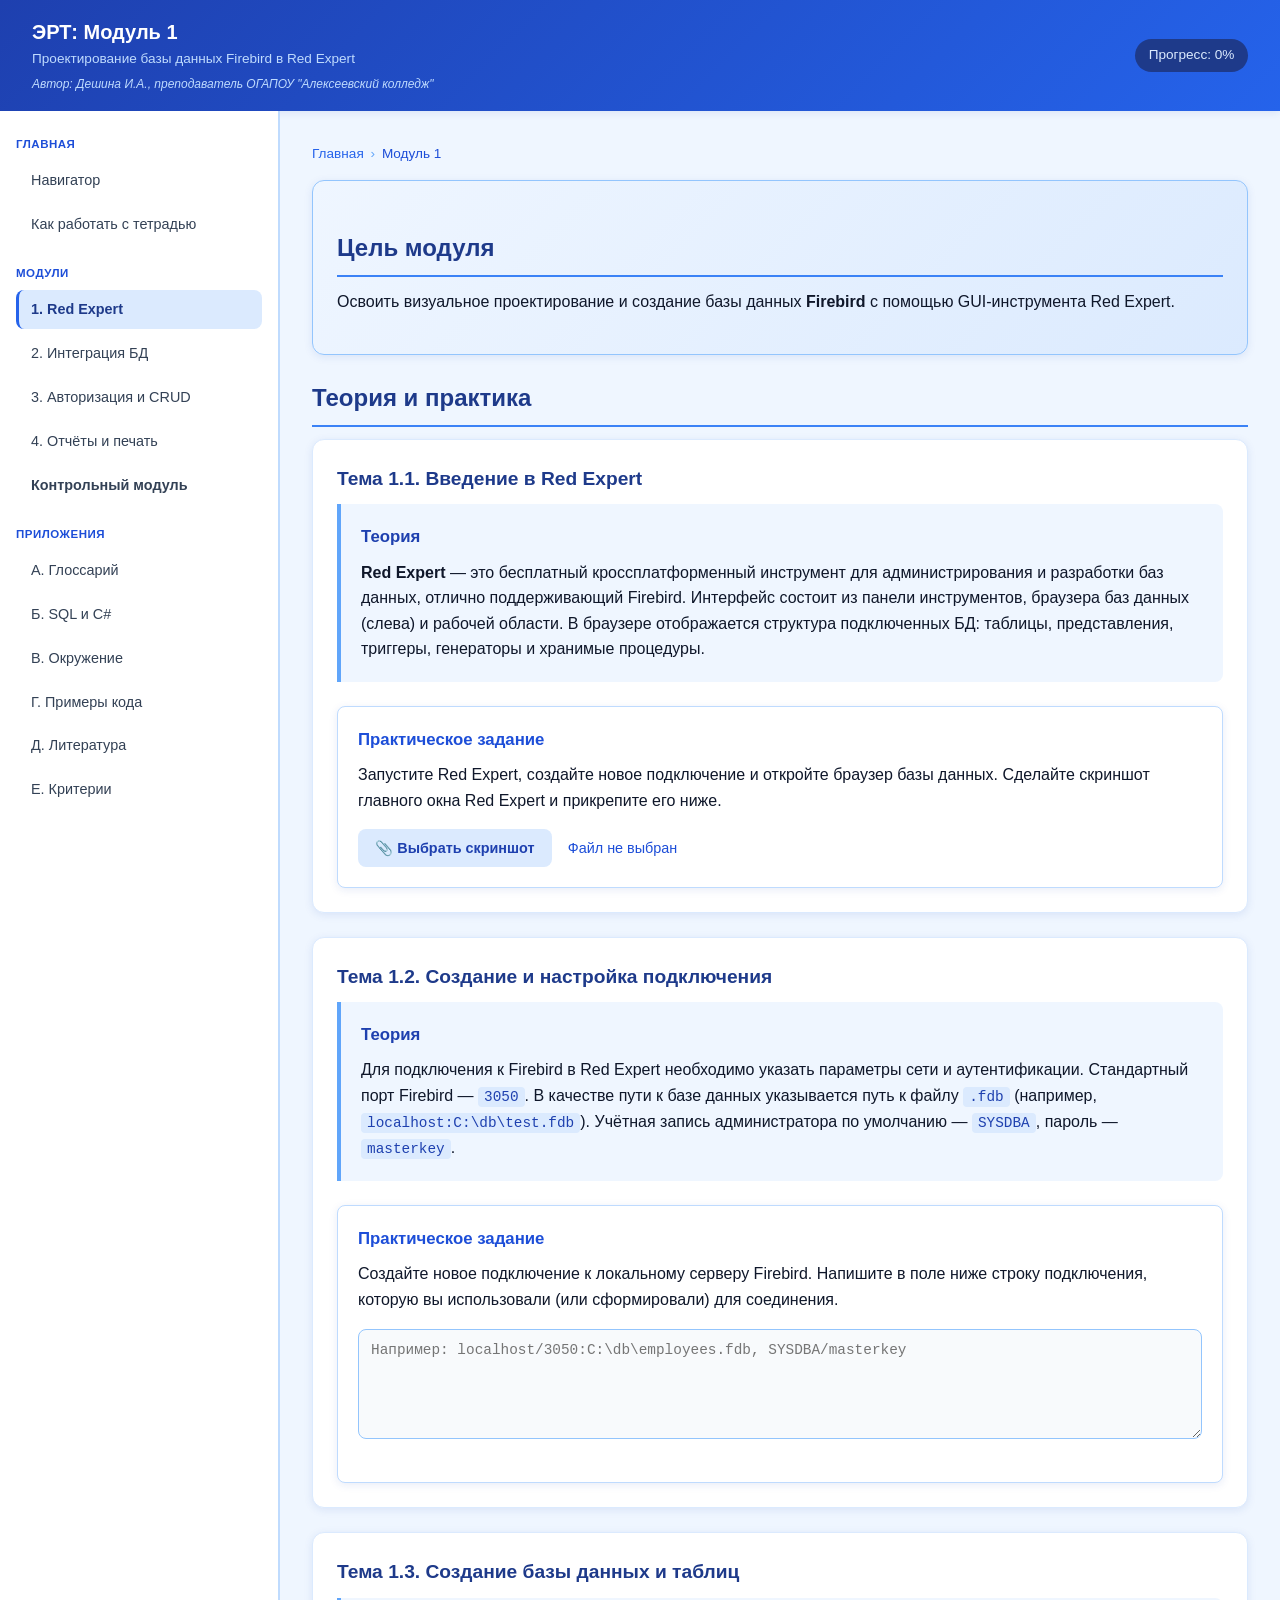
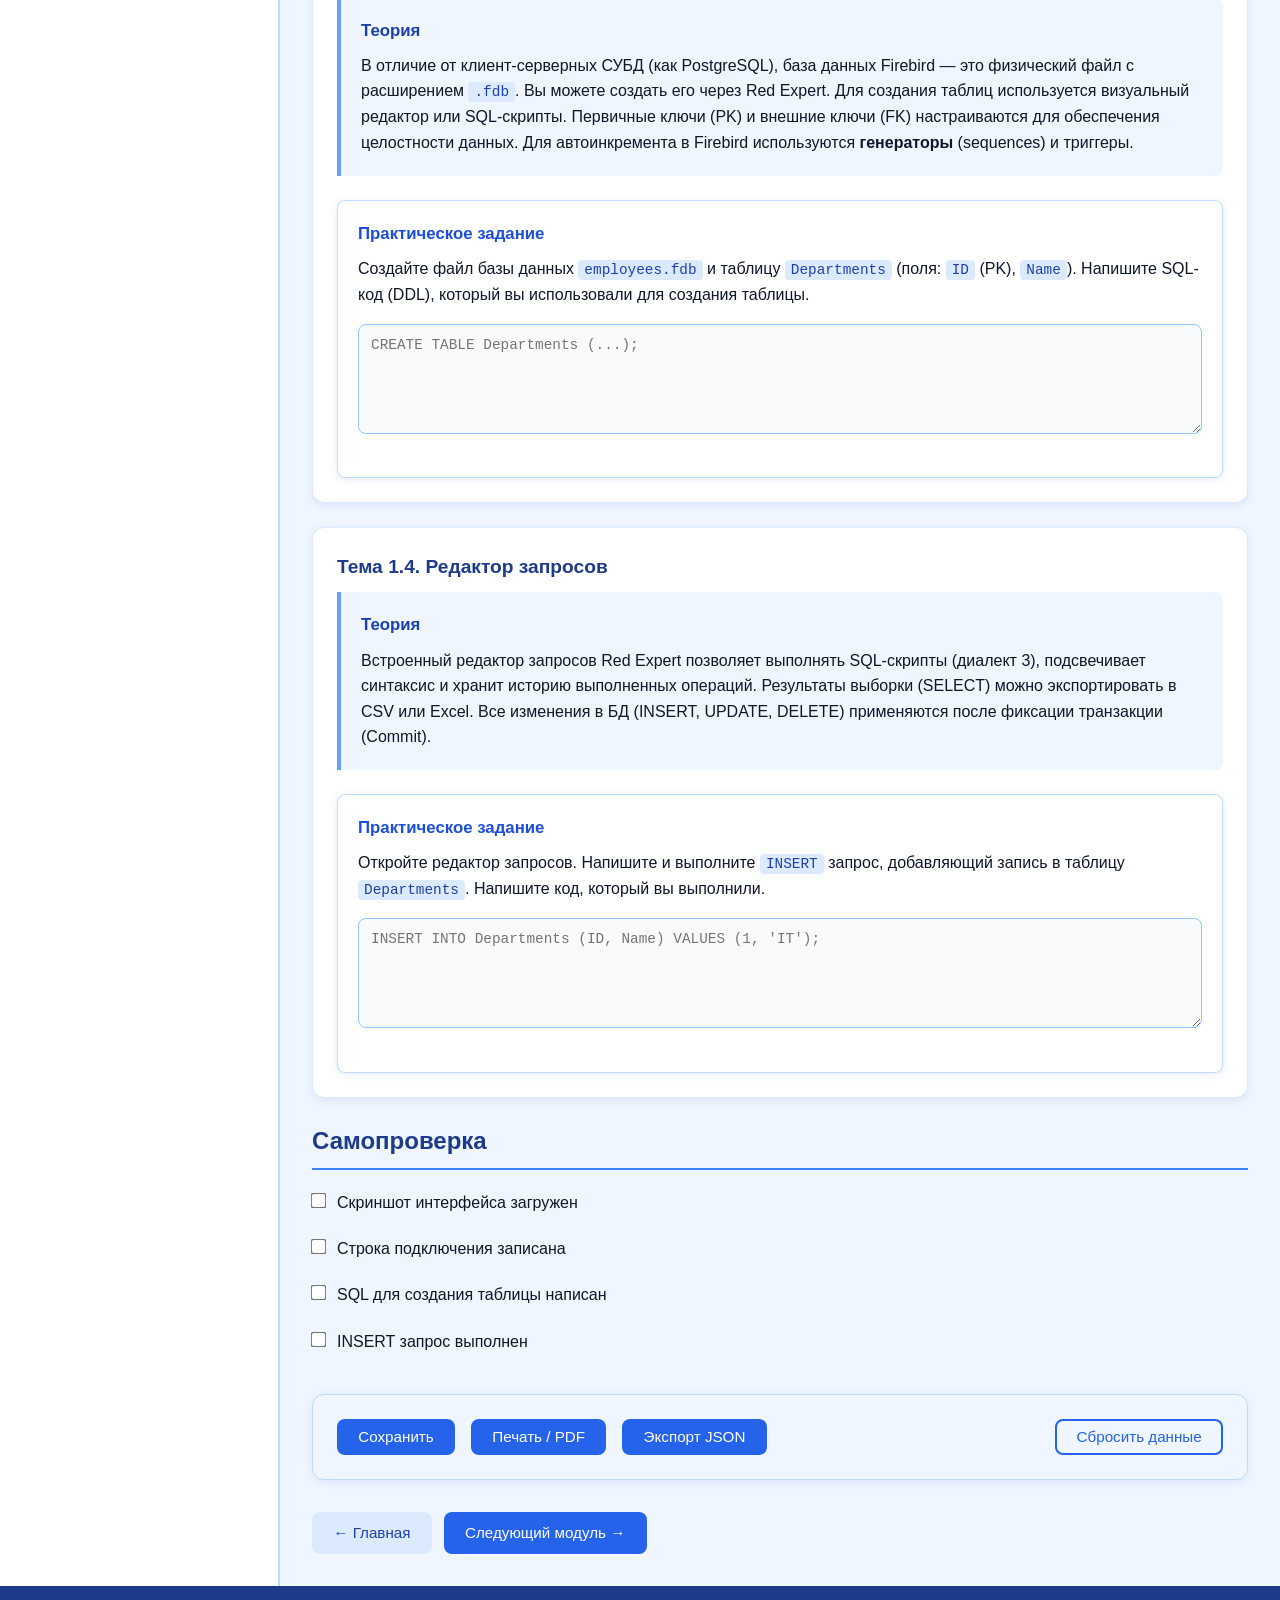
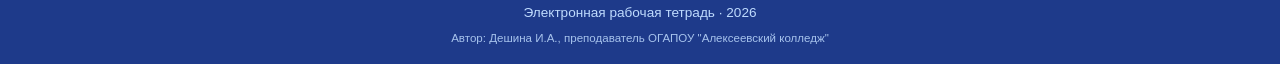
<file: pages/module1.html>
<!DOCTYPE html>
<html lang="ru">
<head>
  <meta charset="UTF-8">
  <meta name="viewport" content="width=device-width, initial-scale=1.0">
  <title>Модуль 1 · Red Expert (Firebird)</title>
  <link rel="stylesheet" href="../css/style.css">
  <link rel="stylesheet" href="../css/layout.css">
  <link rel="stylesheet" href="../css/components.css">
  <link rel="stylesheet" href="../css/print.css">
</head>
<body>
  <div class="app">
    <header class="header">
      <div>
        <h1 class="header__title">ЭРТ: Модуль 1</h1>
        <div class="header__subtitle">Проектирование базы данных Firebird в Red Expert</div>
        <div class="header__author">Автор: Дешина И.А., преподаватель ОГАПОУ "Алексеевский колледж"</div>
      </div>
      <div class="header__progress">Прогресс: <span id="progressValue">0%</span></div>
    </header>

    <aside class="sidebar" data-nav-root="../"></aside>

    <main class="main">
      <div class="breadcrumbs">
        <a href="../index.html">Главная</a><span>›</span>Модуль 1
      </div>

      <div class="card card--highlight">
        <h2>Цель модуля</h2>
        <p>Освоить визуальное проектирование и создание базы данных <strong>Firebird</strong> с помощью GUI-инструмента Red Expert.</p>
      </div>

      <h2>Теория и практика</h2>

      <!-- Тема 1.1 -->
      <div class="card">
        <h3>Тема 1.1. Введение в Red Expert</h3>
        <div class="theory-block">
          <h4>Теория</h4>
          <p><strong>Red Expert</strong> — это бесплатный кроссплатформенный инструмент для администрирования и разработки баз данных, отлично поддерживающий Firebird. Интерфейс состоит из панели инструментов, браузера баз данных (слева) и рабочей области. В браузере отображается структура подключенных БД: таблицы, представления, триггеры, генераторы и хранимые процедуры.</p>
        </div>
        <div class="practice-block">
          <h4>Практическое задание</h4>
          <p>Запустите Red Expert, создайте новое подключение и откройте браузер базы данных. Сделайте скриншот главного окна Red Expert и прикрепите его ниже.</p>
          <div class="file-upload-wrapper">
            <label class="file-upload-label">
              📎 Выбрать скриншот
              <input type="file" class="file-upload-input" accept="image/*" data-progress-id="m1t1_file">
            </label>
            <span id="status_m1t1_file" style="font-size:0.9rem; color:var(--blue-700);">Файл не выбран</span>
          </div>
          <img id="preview_m1t1_file" class="preview-img" alt="Превью">
        </div>
      </div>

      <!-- Тема 1.2 -->
      <div class="card">
        <h3>Тема 1.2. Создание и настройка подключения</h3>
        <div class="theory-block">
          <h4>Теория</h4>
          <p>Для подключения к Firebird в Red Expert необходимо указать параметры сети и аутентификации. Стандартный порт Firebird — <code>3050</code>. В качестве пути к базе данных указывается путь к файлу <code>.fdb</code> (например, <code>localhost:C:\db\test.fdb</code>). Учётная запись администратора по умолчанию — <code>SYSDBA</code>, пароль — <code>masterkey</code>.</p>
        </div>
        <div class="practice-block">
          <h4>Практическое задание</h4>
          <p>Создайте новое подключение к локальному серверу Firebird. Напишите в поле ниже строку подключения, которую вы использовали (или сформировали) для соединения.</p>
          <textarea data-progress-id="m1t2_text" placeholder="Например: localhost/3050:C:\db\employees.fdb, SYSDBA/masterkey"></textarea>
        </div>
      </div>

      <!-- Тема 1.3 -->
      <div class="card">
        <h3>Тема 1.3. Создание базы данных и таблиц</h3>
        <div class="theory-block">
          <h4>Теория</h4>
          <p>В отличие от клиент-серверных СУБД (как PostgreSQL), база данных Firebird — это физический файл с расширением <code>.fdb</code>. Вы можете создать его через Red Expert. Для создания таблиц используется визуальный редактор или SQL-скрипты. Первичные ключи (PK) и внешние ключи (FK) настраиваются для обеспечения целостности данных. Для автоинкремента в Firebird используются <strong>генераторы</strong> (sequences) и триггеры.</p>
        </div>
        <div class="practice-block">
          <h4>Практическое задание</h4>
          <p>Создайте файл базы данных <code>employees.fdb</code> и таблицу <code>Departments</code> (поля: <code>ID</code> (PK), <code>Name</code>). Напишите SQL-код (DDL), который вы использовали для создания таблицы.</p>
          <textarea data-progress-id="m1t3_text" placeholder="CREATE TABLE Departments (...);"></textarea>
        </div>
      </div>

      <!-- Тема 1.4 -->
      <div class="card">
        <h3>Тема 1.4. Редактор запросов</h3>
        <div class="theory-block">
          <h4>Теория</h4>
          <p>Встроенный редактор запросов Red Expert позволяет выполнять SQL-скрипты (диалект 3), подсвечивает синтаксис и хранит историю выполненных операций. Результаты выборки (SELECT) можно экспортировать в CSV или Excel. Все изменения в БД (INSERT, UPDATE, DELETE) применяются после фиксации транзакции (Commit).</p>
        </div>
        <div class="practice-block">
          <h4>Практическое задание</h4>
          <p>Откройте редактор запросов. Напишите и выполните <code>INSERT</code> запрос, добавляющий запись в таблицу <code>Departments</code>. Напишите код, который вы выполнили.</p>
          <textarea data-progress-id="m1t4_text" placeholder="INSERT INTO Departments (ID, Name) VALUES (1, 'IT');"></textarea>
        </div>
      </div>

      <h2>Самопроверка</h2>
      <ul class="checklist">
        <li><input type="checkbox" data-progress-id="m1t1_file"><span>Скриншот интерфейса загружен</span></li>
        <li><input type="checkbox" data-progress-id="m1t2_text"><span>Строка подключения записана</span></li>
        <li><input type="checkbox" data-progress-id="m1t3_text"><span>SQL для создания таблицы написан</span></li>
        <li><input type="checkbox" data-progress-id="m1t4_text"><span>INSERT запрос выполнен</span></li>
      </ul>

      <!-- БЛОК С КНОПКАМИ ДЕЙСТВИЙ -->
      <div class="action-bar">
        <button type="button" class="btn" id="btnSave">Сохранить</button>
        <button type="button" class="btn" id="btnPrint">Печать / PDF</button>
        <button type="button" class="btn" id="btnExport">Экспорт JSON</button>
        <button type="button" class="btn btn--outline" id="btnReset">Сбросить данные</button>
      </div>

      <!-- Кнопки перехода по модулям -->
      <div class="btn-group">
        <a href="../index.html" class="btn btn--secondary">← Главная</a>
        <a href="module2.html" class="btn">Следующий модуль →</a>
      </div>
    </main>

    <footer class="footer">
      Электронная рабочая тетрадь · 2026<br>
      <span class="author">Автор: Дешина И.А., преподаватель ОГАПОУ "Алексеевский колледж"</span>
    </footer>
  </div>

  <script src="../js/storage.js"></script>
  <script src="../js/navigation.js"></script>
  <script src="../js/main.js"></script>
</body>
</html>
</file>
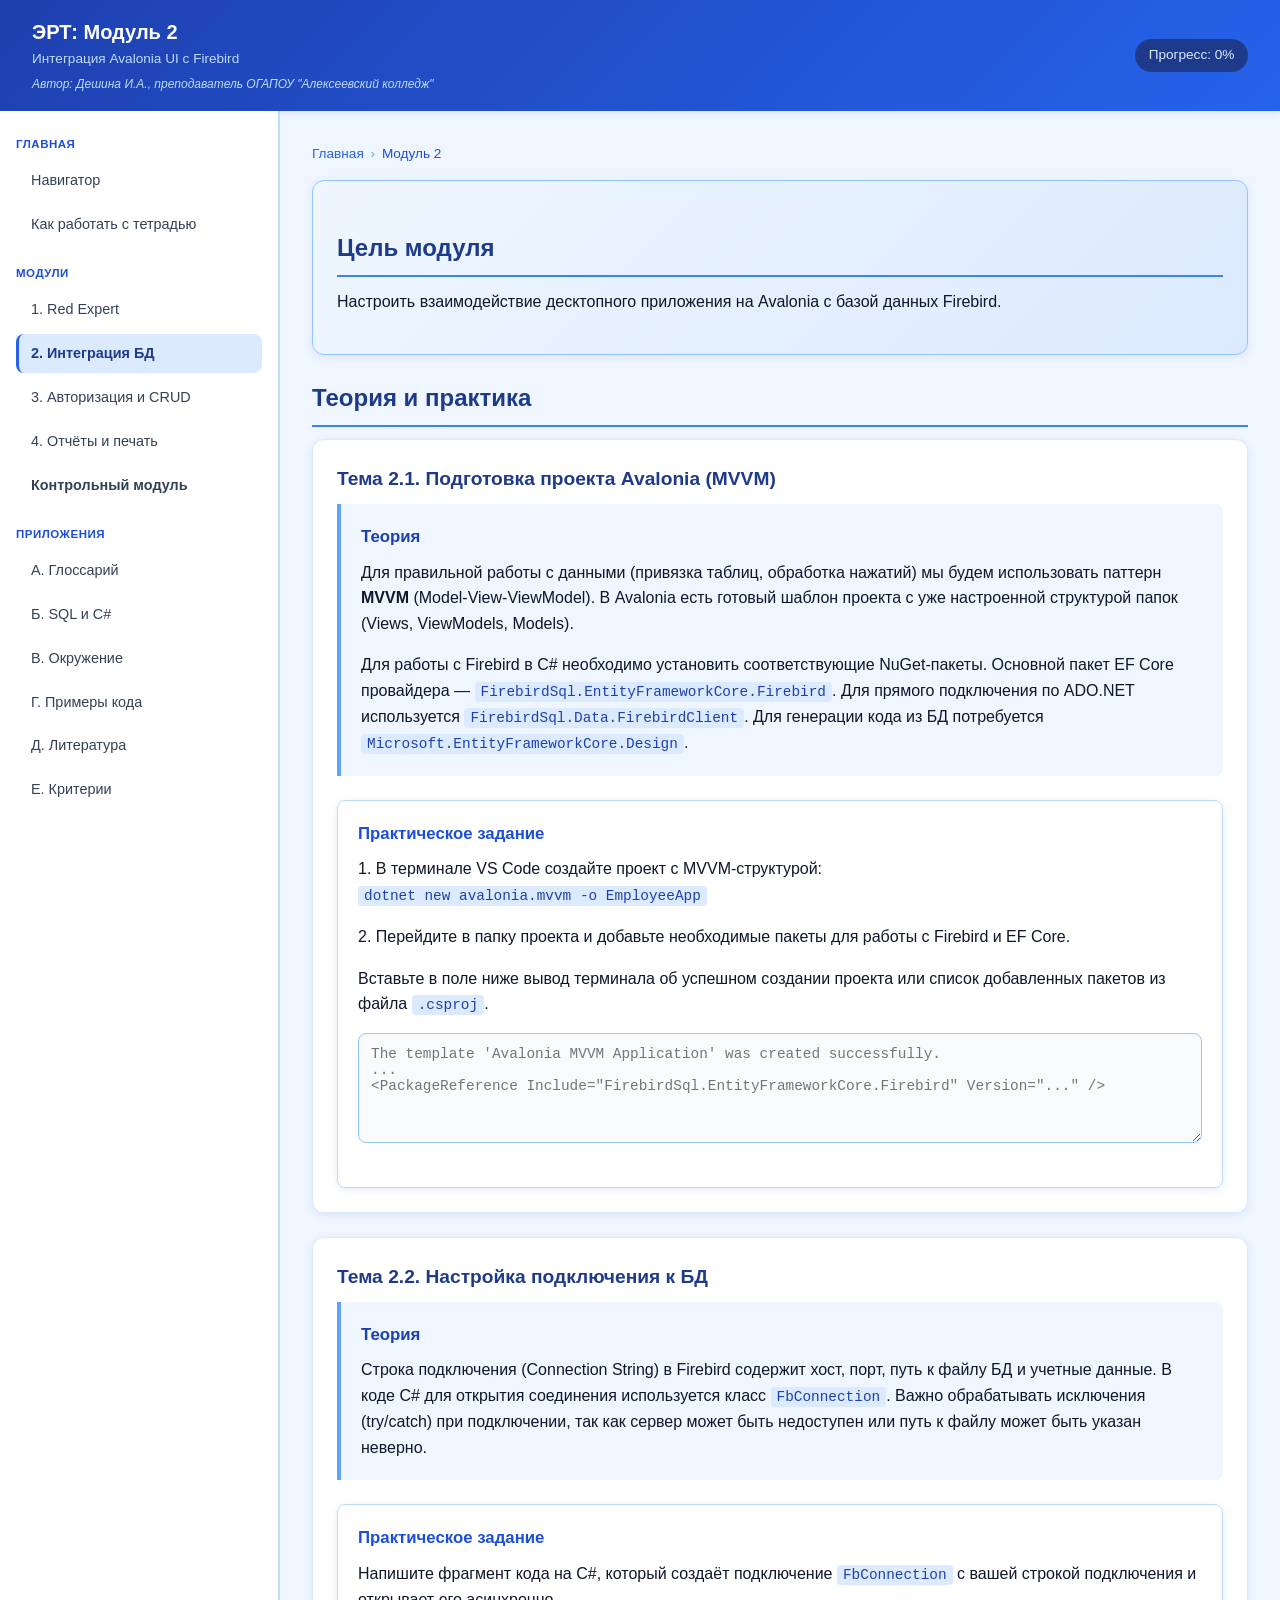
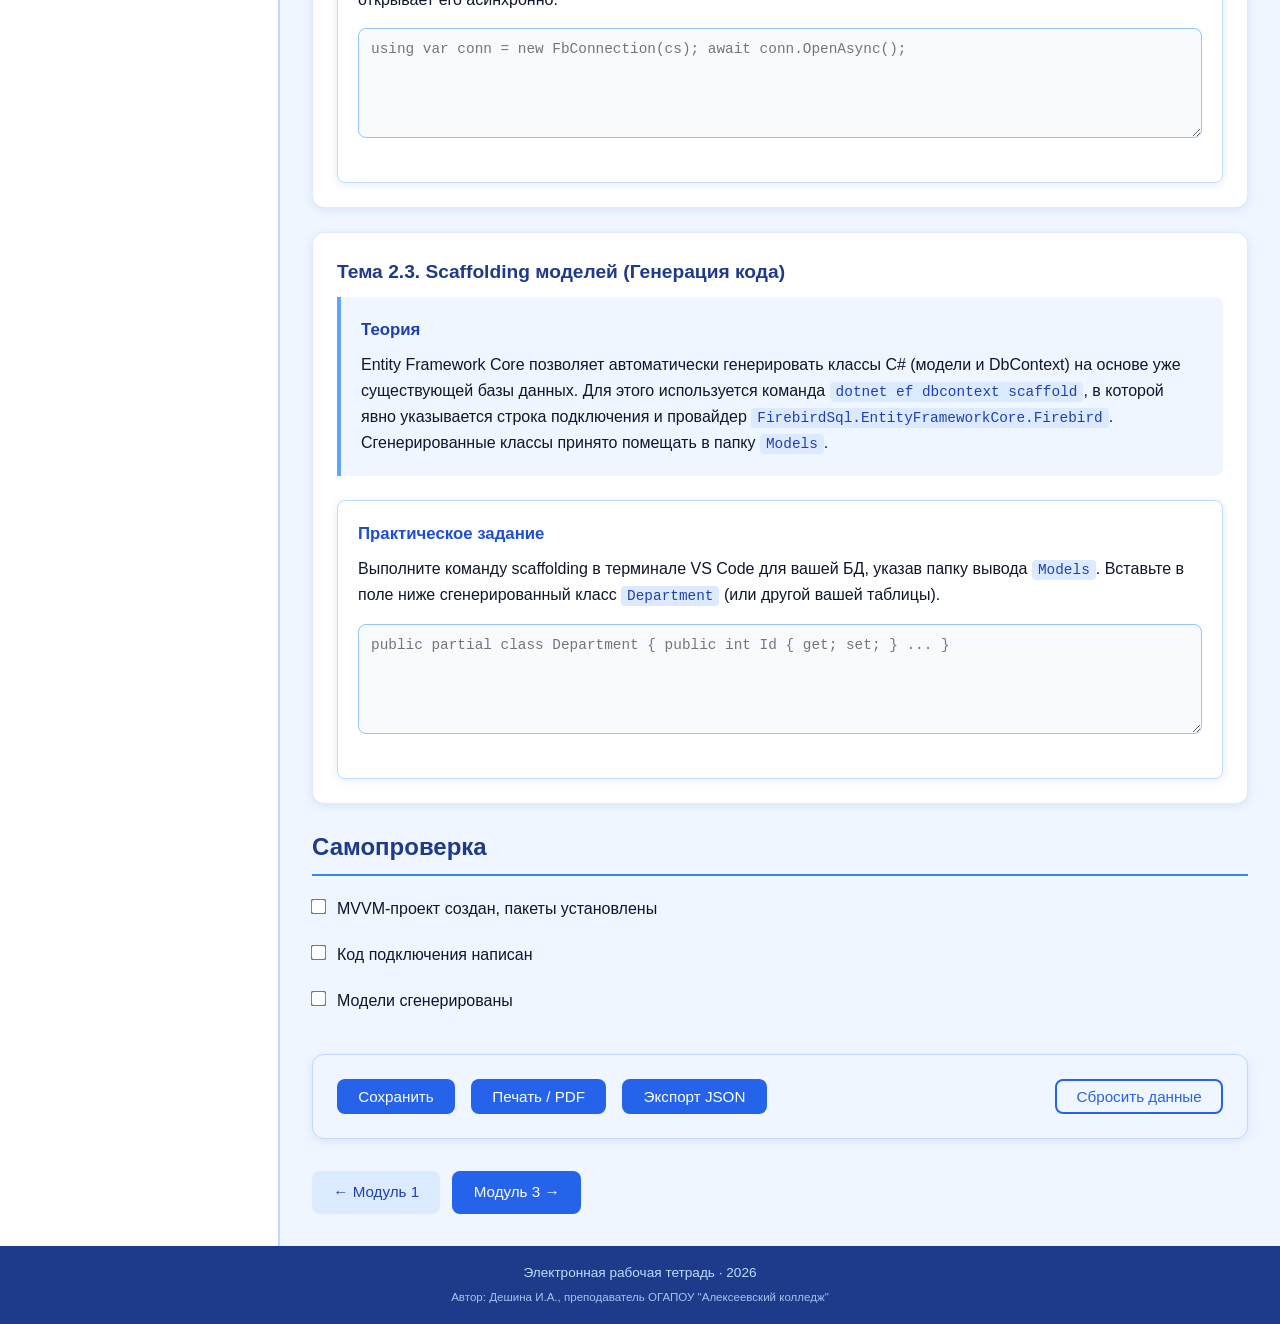
<file: pages/module2.html>
<!DOCTYPE html>
<html lang="ru">
<head>
  <meta charset="UTF-8">
  <meta name="viewport" content="width=device-width, initial-scale=1.0">
  <title>Модуль 2 · Интеграция с Firebird</title>
  <link rel="stylesheet" href="../css/style.css">
  <link rel="stylesheet" href="../css/layout.css">
  <link rel="stylesheet" href="../css/components.css">
  <link rel="stylesheet" href="../css/print.css">
</head>
<body>
  <div class="app">
    <header class="header">
      <div>
        <h1 class="header__title">ЭРТ: Модуль 2</h1>
        <div class="header__subtitle">Интеграция Avalonia UI с Firebird</div>
        <div class="header__author">Автор: Дешина И.А., преподаватель ОГАПОУ "Алексеевский колледж"</div>
      </div>
      <div class="header__progress">Прогресс: <span id="progressValue">0%</span></div>
    </header>
    <aside class="sidebar" data-nav-root="../"></aside>
    <main class="main">
      <div class="breadcrumbs"><a href="../index.html">Главная</a><span>›</span>Модуль 2</div>

      <div class="card card--highlight">
        <h2>Цель модуля</h2>
        <p>Настроить взаимодействие десктопного приложения на Avalonia с базой данных Firebird.</p>
      </div>

      <h2>Теория и практика</h2>

      <!-- Тема 2.1 -->
      <div class="card">
        <h3>Тема 2.1. Подготовка проекта Avalonia (MVVM)</h3>
        <div class="theory-block">
          <h4>Теория</h4>
          <p>Для правильной работы с данными (привязка таблиц, обработка нажатий) мы будем использовать паттерн <strong>MVVM</strong> (Model-View-ViewModel). В Avalonia есть готовый шаблон проекта с уже настроенной структурой папок (Views, ViewModels, Models).</p>
          <p>Для работы с Firebird в C# необходимо установить соответствующие NuGet-пакеты. Основной пакет EF Core провайдера — <code>FirebirdSql.EntityFrameworkCore.Firebird</code>. Для прямого подключения по ADO.NET используется <code>FirebirdSql.Data.FirebirdClient</code>. Для генерации кода из БД потребуется <code>Microsoft.EntityFrameworkCore.Design</code>.</p>
        </div>
        <div class="practice-block">
          <h4>Практическое задание</h4>
          <p>1. В терминале VS Code создайте проект с MVVM-структурой: <br>
          <code>dotnet new avalonia.mvvm -o EmployeeApp</code></p>
          <p>2. Перейдите в папку проекта и добавьте необходимые пакеты для работы с Firebird и EF Core.</p>
          <p>Вставьте в поле ниже вывод терминала об успешном создании проекта или список добавленных пакетов из файла <code>.csproj</code>.</p>
          <textarea data-progress-id="m2t1_text" placeholder="The template 'Avalonia MVVM Application' was created successfully.&#10;...&#10;<PackageReference Include=&quot;FirebirdSql.EntityFrameworkCore.Firebird&quot; Version=&quot;...&quot; />"></textarea>
        </div>
      </div>

      <!-- Тема 2.2 -->
      <div class="card">
        <h3>Тема 2.2. Настройка подключения к БД</h3>
        <div class="theory-block">
          <h4>Теория</h4>
          <p>Строка подключения (Connection String) в Firebird содержит хост, порт, путь к файлу БД и учетные данные. В коде C# для открытия соединения используется класс <code>FbConnection</code>. Важно обрабатывать исключения (try/catch) при подключении, так как сервер может быть недоступен или путь к файлу может быть указан неверно.</p>
        </div>
        <div class="practice-block">
          <h4>Практическое задание</h4>
          <p>Напишите фрагмент кода на C#, который создаёт подключение <code>FbConnection</code> с вашей строкой подключения и открывает его асинхронно.</p>
          <textarea data-progress-id="m2t2_text" placeholder="using var conn = new FbConnection(cs); await conn.OpenAsync();"></textarea>
        </div>
      </div>

      <!-- Тема 2.3 -->
      <div class="card">
        <h3>Тема 2.3. Scaffolding моделей (Генерация кода)</h3>
        <div class="theory-block">
          <h4>Теория</h4>
          <p>Entity Framework Core позволяет автоматически генерировать классы C# (модели и DbContext) на основе уже существующей базы данных. Для этого используется команда <code>dotnet ef dbcontext scaffold</code>, в которой явно указывается строка подключения и провайдер <code>FirebirdSql.EntityFrameworkCore.Firebird</code>. Сгенерированные классы принято помещать в папку <code>Models</code>.</p>
        </div>
        <div class="practice-block">
          <h4>Практическое задание</h4>
          <p>Выполните команду scaffolding в терминале VS Code для вашей БД, указав папку вывода <code>Models</code>. Вставьте в поле ниже сгенерированный класс <code>Department</code> (или другой вашей таблицы).</p>
          <textarea data-progress-id="m2t3_text" placeholder="public partial class Department { public int Id { get; set; } ... }"></textarea>
        </div>
      </div>

      <h2>Самопроверка</h2>
      <ul class="checklist">
        <li><input type="checkbox" data-progress-id="m2t1_text"><span>MVVM-проект создан, пакеты установлены</span></li>
        <li><input type="checkbox" data-progress-id="m2t2_text"><span>Код подключения написан</span></li>
        <li><input type="checkbox" data-progress-id="m2t3_text"><span>Модели сгенерированы</span></li>
      </ul>

      <div class="action-bar">
        <button type="button" class="btn" id="btnSave">Сохранить</button>
        <button type="button" class="btn" id="btnPrint">Печать / PDF</button>
        <button type="button" class="btn" id="btnExport">Экспорт JSON</button>
        <button type="button" class="btn btn--outline" id="btnReset">Сбросить данные</button>
      </div>

      <div class="btn-group">
        <a href="module1.html" class="btn btn--secondary">← Модуль 1</a>
        <a href="module3.html" class="btn">Модуль 3 →</a>
      </div>
    </main>
    <footer class="footer">
      Электронная рабочая тетрадь · 2026<br>
      <span class="author">Автор: Дешина И.А., преподаватель ОГАПОУ "Алексеевский колледж"</span>
    </footer>
  </div>
  <script src="../js/storage.js"></script>
  <script src="../js/navigation.js"></script>
  <script src="../js/main.js"></script>
</body>
</html>
</file>
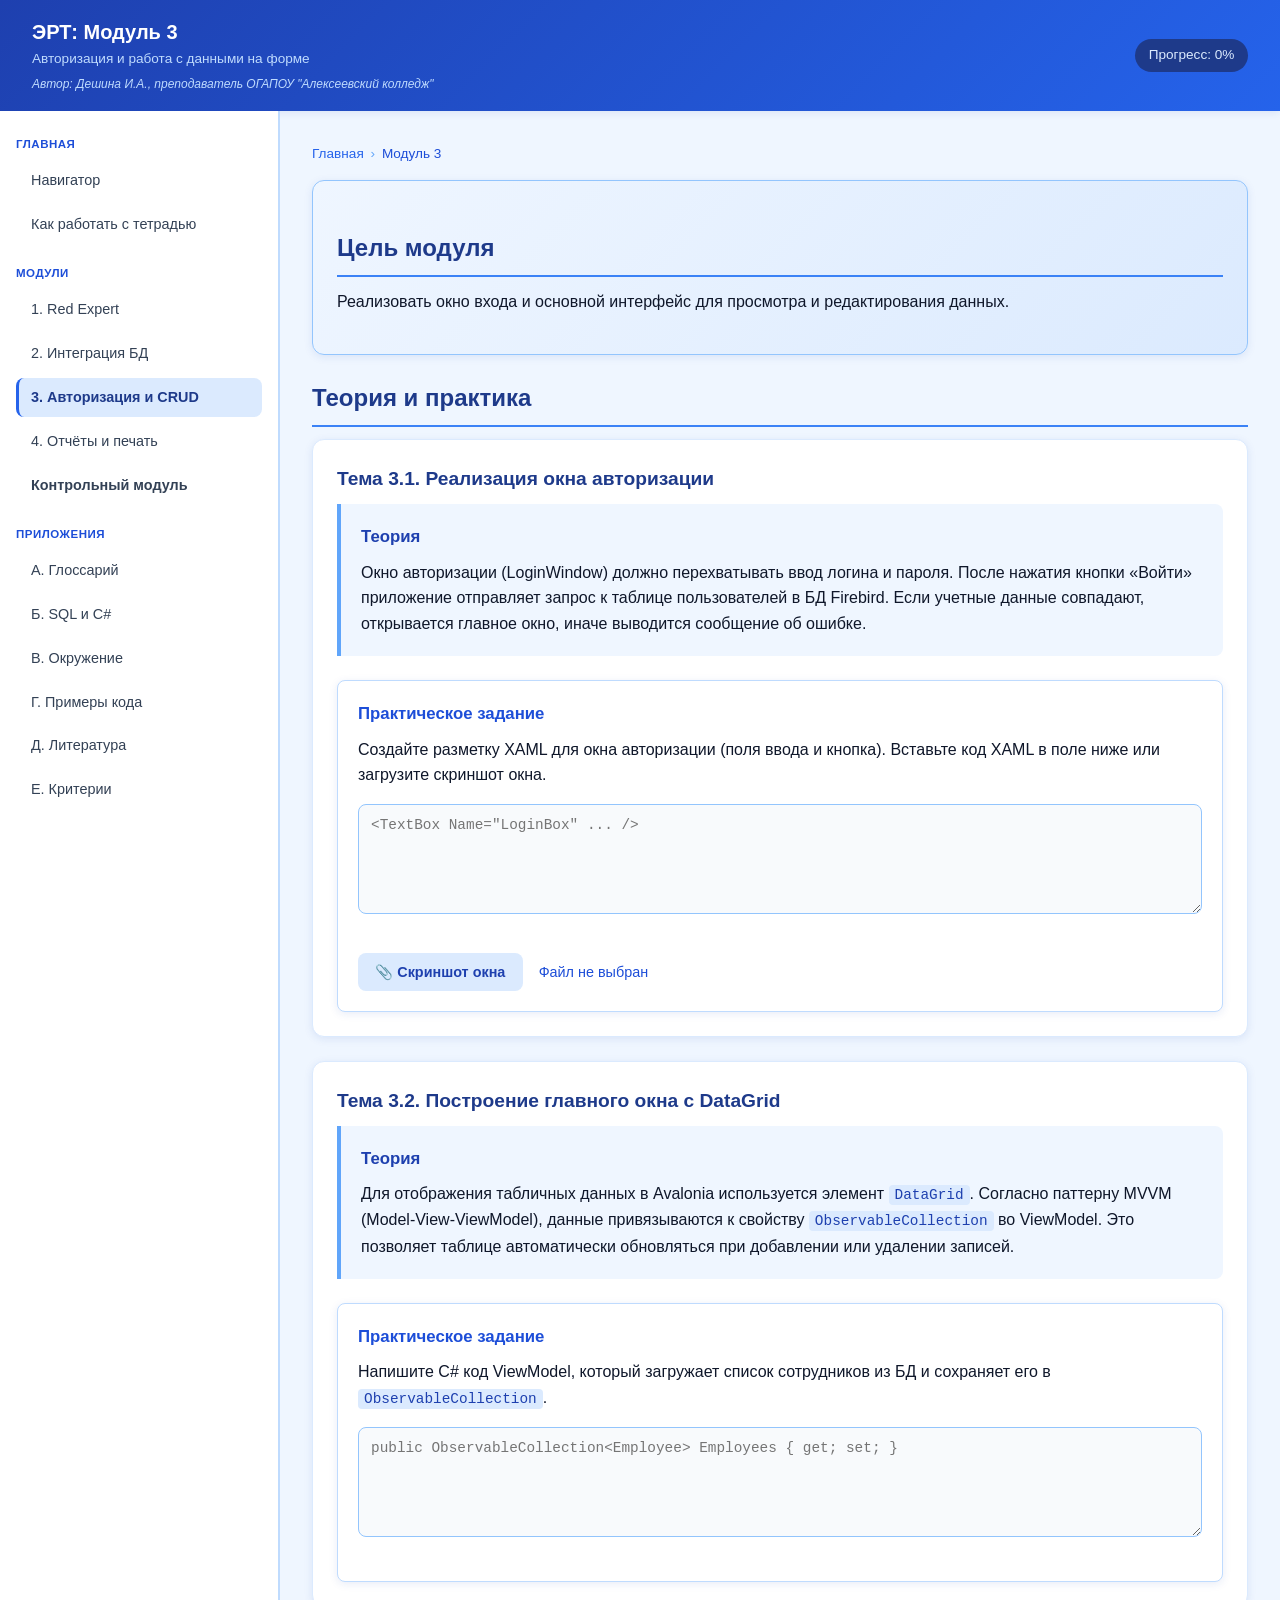
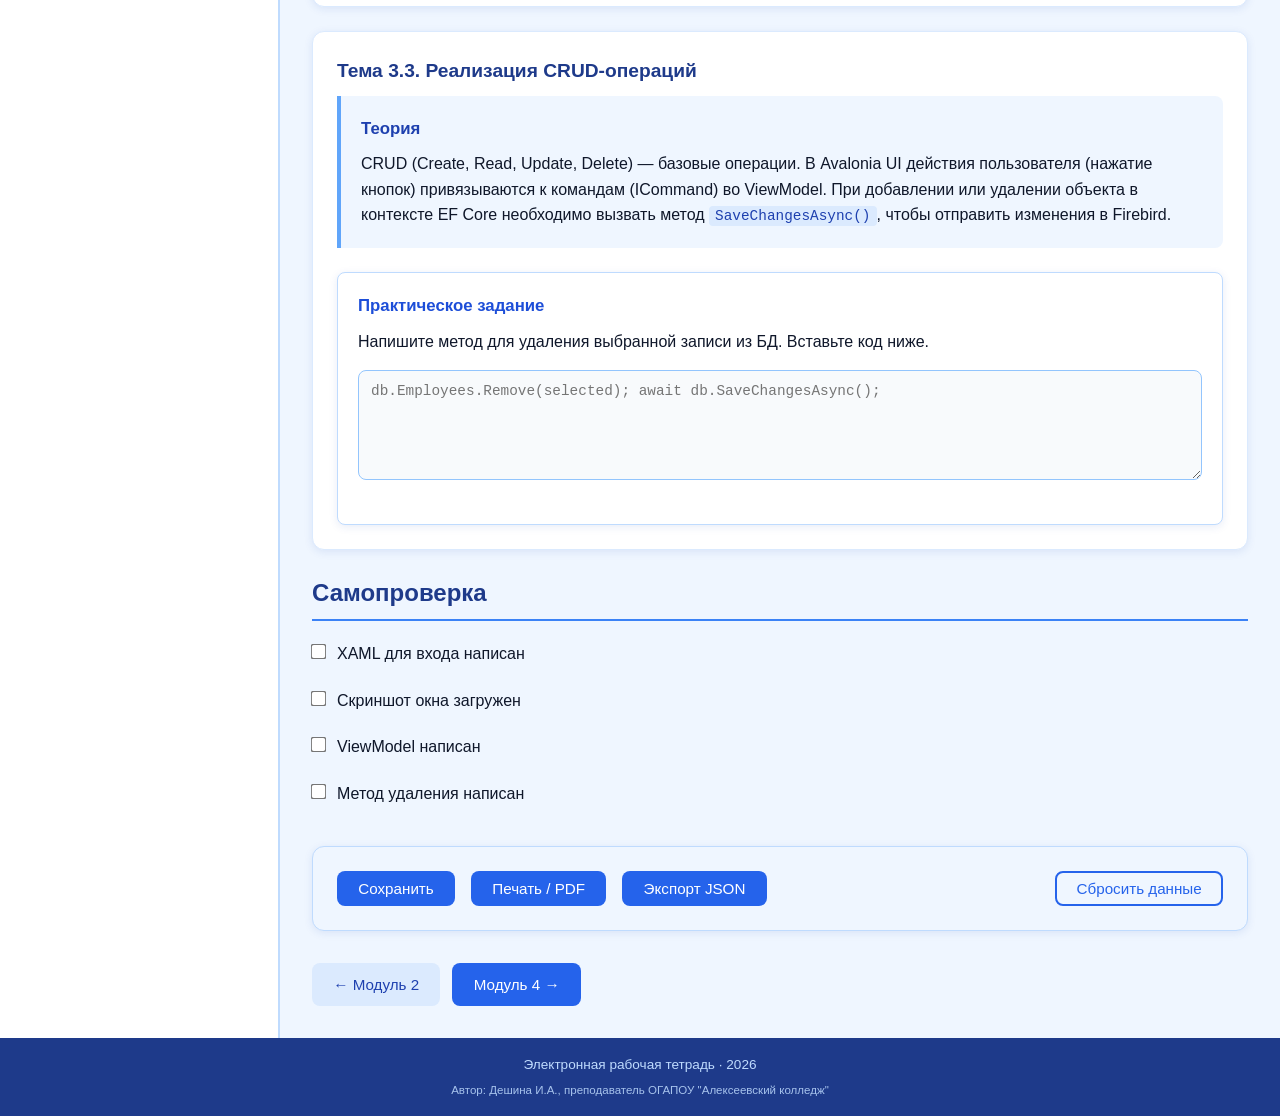
<file: pages/module3.html>
<!DOCTYPE html>
<html lang="ru">
<head>
  <meta charset="UTF-8">
  <meta name="viewport" content="width=device-width, initial-scale=1.0">
  <title>Модуль 3 · Авторизация и CRUD</title>
  <link rel="stylesheet" href="../css/style.css">
  <link rel="stylesheet" href="../css/layout.css">
  <link rel="stylesheet" href="../css/components.css">
  <link rel="stylesheet" href="../css/print.css">
</head>
<body>
  <div class="app">
    <header class="header">
      <div>
        <h1 class="header__title">ЭРТ: Модуль 3</h1>
        <div class="header__subtitle">Авторизация и работа с данными на форме</div>
        <div class="header__author">Автор: Дешина И.А., преподаватель ОГАПОУ "Алексеевский колледж"</div>
      </div>
      <div class="header__progress">Прогресс: <span id="progressValue">0%</span></div>
    </header>
    <aside class="sidebar" data-nav-root="../"></aside>
    <main class="main">
      <div class="breadcrumbs"><a href="../index.html">Главная</a><span>›</span>Модуль 3</div>

      <div class="card card--highlight">
        <h2>Цель модуля</h2>
        <p>Реализовать окно входа и основной интерфейс для просмотра и редактирования данных.</p>
      </div>

      <h2>Теория и практика</h2>

      <!-- Тема 3.1 -->
      <div class="card">
        <h3>Тема 3.1. Реализация окна авторизации</h3>
        <div class="theory-block">
          <h4>Теория</h4>
          <p>Окно авторизации (LoginWindow) должно перехватывать ввод логина и пароля. После нажатия кнопки «Войти» приложение отправляет запрос к таблице пользователей в БД Firebird. Если учетные данные совпадают, открывается главное окно, иначе выводится сообщение об ошибке.</p>
        </div>
        <div class="practice-block">
          <h4>Практическое задание</h4>
          <p>Создайте разметку XAML для окна авторизации (поля ввода и кнопка). Вставьте код XAML в поле ниже или загрузите скриншот окна.</p>
          <textarea data-progress-id="m3t1_text" placeholder="<TextBox Name=&quot;LoginBox&quot; ... />"></textarea>
          <div class="file-upload-wrapper" style="margin-top:1rem;">
            <label class="file-upload-label">
              📎 Скриншот окна
              <input type="file" class="file-upload-input" accept="image/*" data-progress-id="m3t1_file">
            </label>
            <span id="status_m3t1_file" style="font-size:0.9rem; color:var(--blue-700);">Файл не выбран</span>
          </div>
          <img id="preview_m3t1_file" class="preview-img" alt="Превью">
        </div>
      </div>

      <!-- Тема 3.2 -->
      <div class="card">
        <h3>Тема 3.2. Построение главного окна с DataGrid</h3>
        <div class="theory-block">
          <h4>Теория</h4>
          <p>Для отображения табличных данных в Avalonia используется элемент <code>DataGrid</code>. Согласно паттерну MVVM (Model-View-ViewModel), данные привязываются к свойству <code>ObservableCollection</code> во ViewModel. Это позволяет таблице автоматически обновляться при добавлении или удалении записей.</p>
        </div>
        <div class="practice-block">
          <h4>Практическое задание</h4>
          <p>Напишите C# код ViewModel, который загружает список сотрудников из БД и сохраняет его в <code>ObservableCollection</code>.</p>
          <textarea data-progress-id="m3t2_text" placeholder="public ObservableCollection<Employee> Employees { get; set; }"></textarea>
        </div>
      </div>

      <!-- Тема 3.3 -->
      <div class="card">
        <h3>Тема 3.3. Реализация CRUD-операций</h3>
        <div class="theory-block">
          <h4>Теория</h4>
          <p>CRUD (Create, Read, Update, Delete) — базовые операции. В Avalonia UI действия пользователя (нажатие кнопок) привязываются к командам (ICommand) во ViewModel. При добавлении или удалении объекта в контексте EF Core необходимо вызвать метод <code>SaveChangesAsync()</code>, чтобы отправить изменения в Firebird.</p>
        </div>
        <div class="practice-block">
          <h4>Практическое задание</h4>
          <p>Напишите метод для удаления выбранной записи из БД. Вставьте код ниже.</p>
          <textarea data-progress-id="m3t3_text" placeholder="db.Employees.Remove(selected); await db.SaveChangesAsync();"></textarea>
        </div>
      </div>

      <h2>Самопроверка</h2>
      <ul class="checklist">
        <li><input type="checkbox" data-progress-id="m3t1_text"><span>XAML для входа написан</span></li>
        <li><input type="checkbox" data-progress-id="m3t1_file"><span>Скриншот окна загружен</span></li>
        <li><input type="checkbox" data-progress-id="m3t2_text"><span>ViewModel написан</span></li>
        <li><input type="checkbox" data-progress-id="m3t3_text"><span>Метод удаления написан</span></li>
      </ul>

      <!-- БЛОК С КНОПКАМИ ДЕЙСТВИЙ -->
      <div class="action-bar">
        <button type="button" class="btn" id="btnSave">Сохранить</button>
        <button type="button" class="btn" id="btnPrint">Печать / PDF</button>
        <button type="button" class="btn" id="btnExport">Экспорт JSON</button>
        <button type="button" class="btn btn--outline" id="btnReset">Сбросить данные</button>
      </div>

      <div class="btn-group">
        <a href="module2.html" class="btn btn--secondary">← Модуль 2</a>
        <a href="module4.html" class="btn">Модуль 4 →</a>
      </div>
    </main>
    <footer class="footer">
      Электронная рабочая тетрадь · 2026<br>
      <span class="author">Автор: Дешина И.А., преподаватель ОГАПОУ "Алексеевский колледж"</span>
    </footer>
  </div>
  <script src="../js/storage.js"></script>
  <script src="../js/navigation.js"></script>
  <script src="../js/main.js"></script>
</body>
</html>
</file>
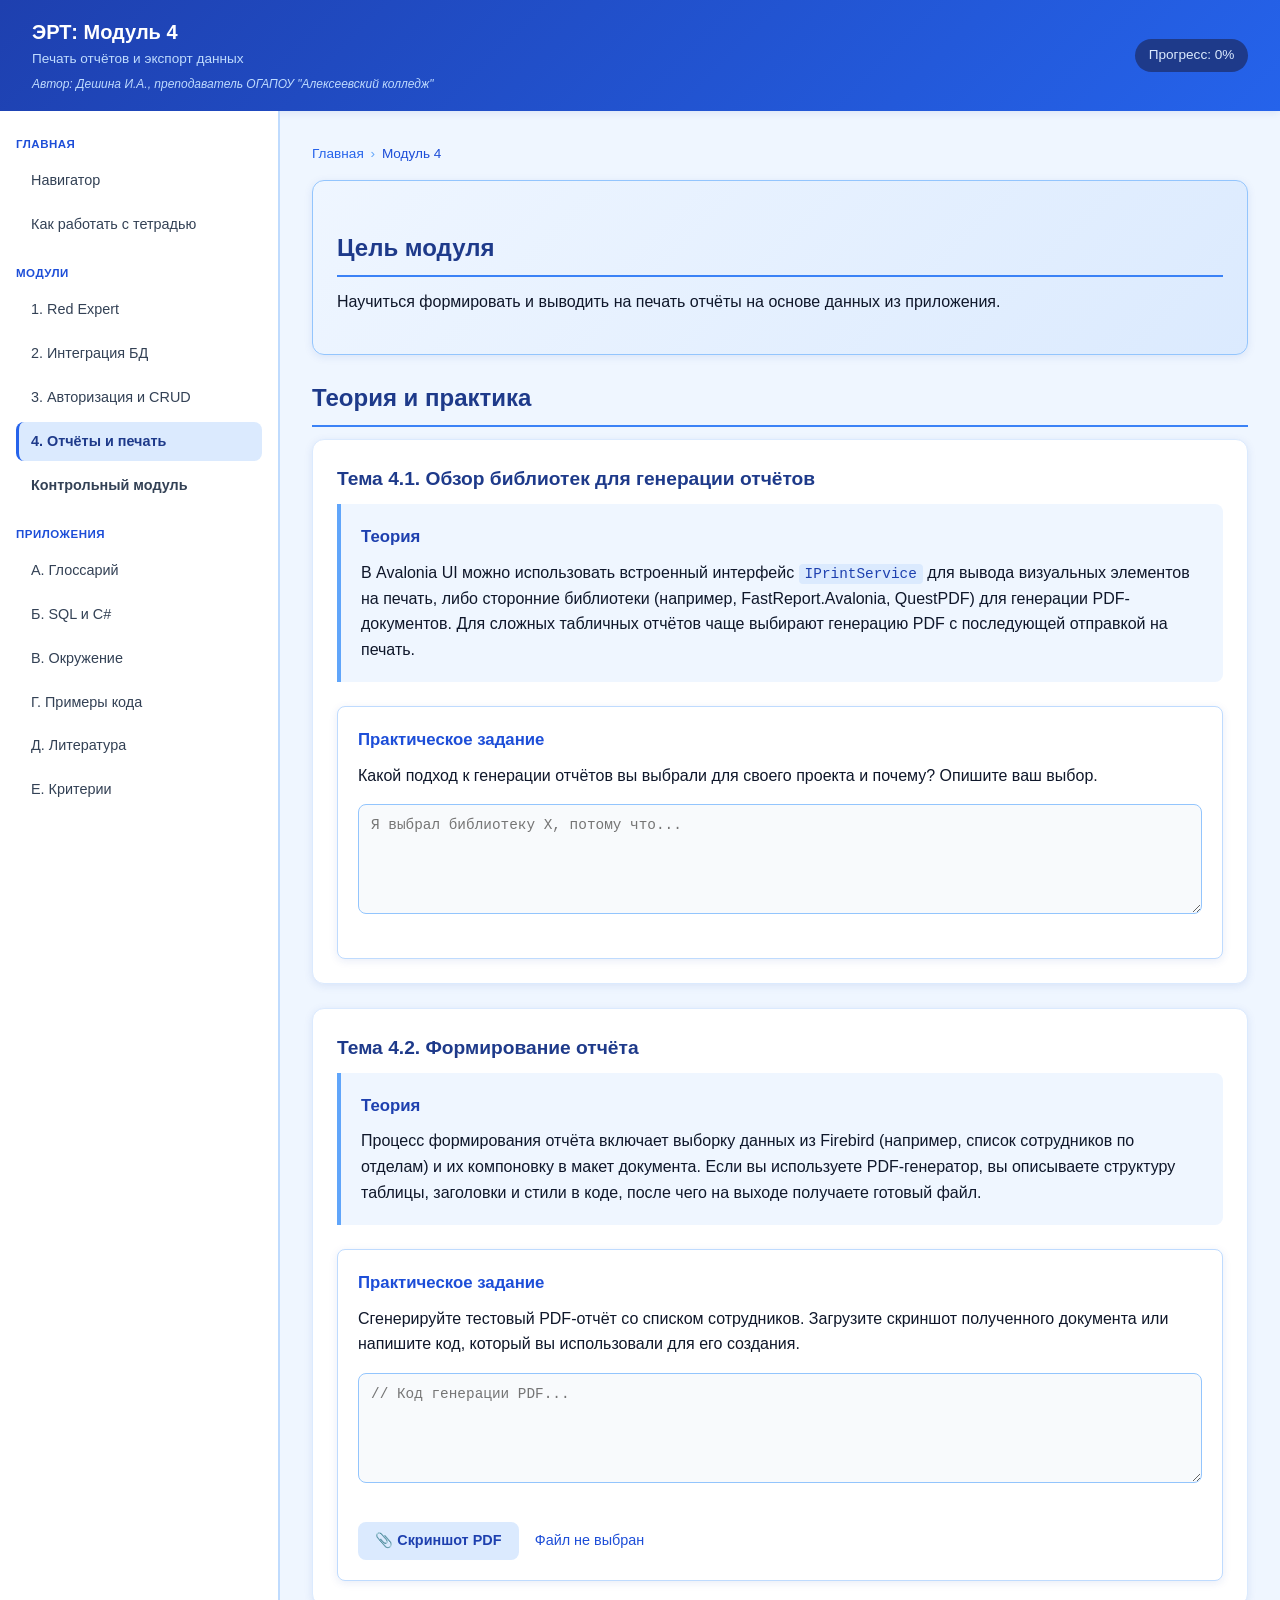
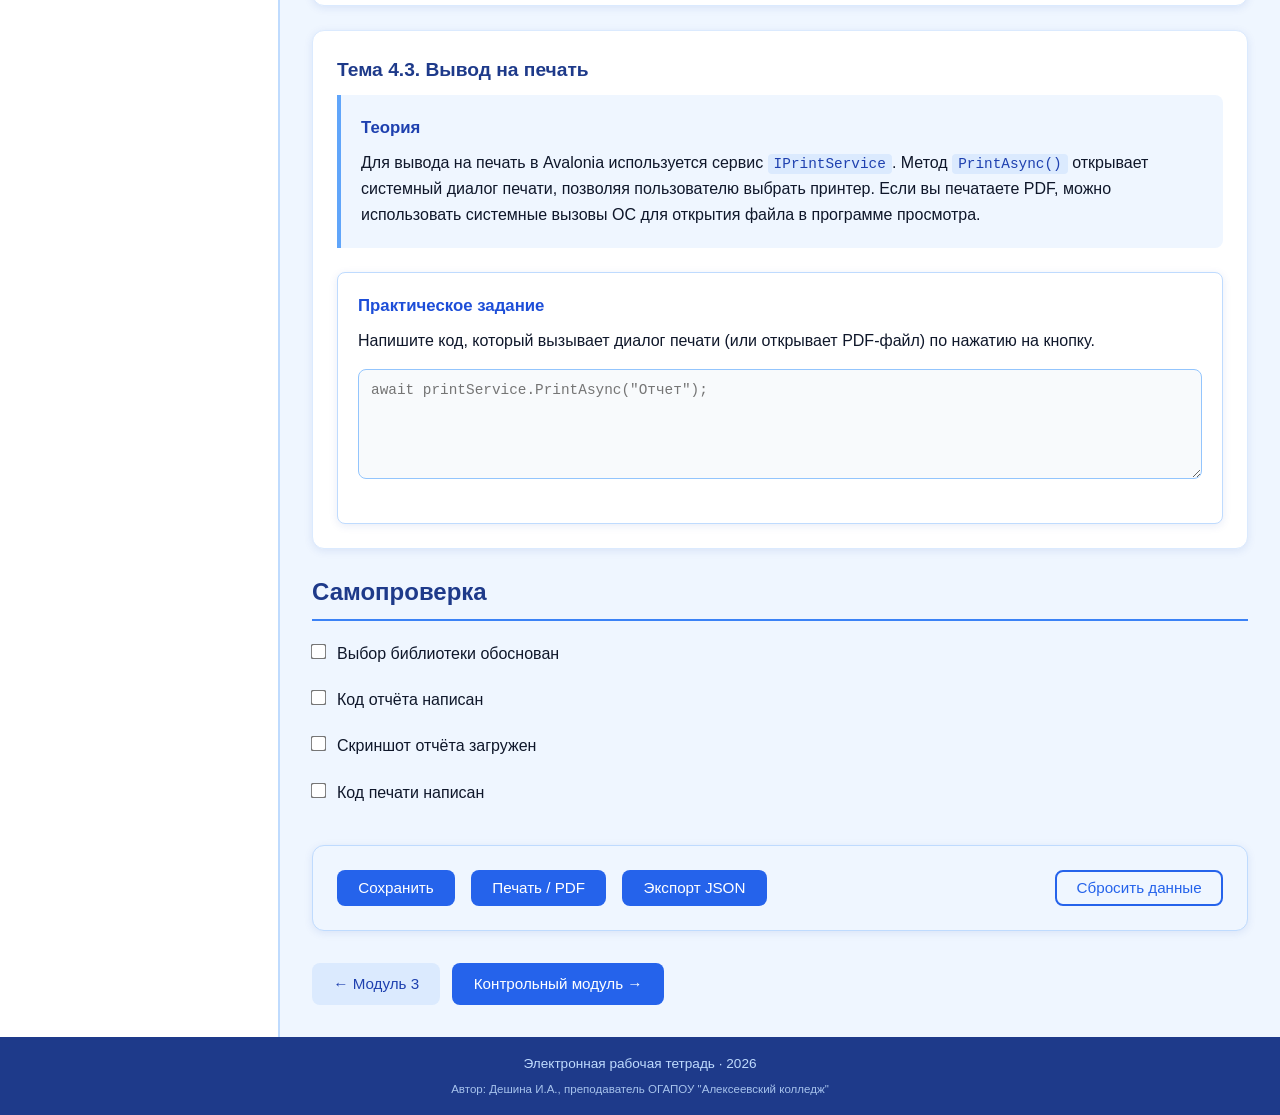
<file: pages/module4.html>
<!DOCTYPE html>
<html lang="ru">
<head>
  <meta charset="UTF-8">
  <meta name="viewport" content="width=device-width, initial-scale=1.0">
  <title>Модуль 4 · Отчёты</title>
  <link rel="stylesheet" href="../css/style.css">
  <link rel="stylesheet" href="../css/layout.css">
  <link rel="stylesheet" href="../css/components.css">
  <link rel="stylesheet" href="../css/print.css">
</head>
<body>
  <div class="app">
    <header class="header">
      <div>
        <h1 class="header__title">ЭРТ: Модуль 4</h1>
        <div class="header__subtitle">Печать отчётов и экспорт данных</div>
        <div class="header__author">Автор: Дешина И.А., преподаватель ОГАПОУ "Алексеевский колледж"</div>
      </div>
      <div class="header__progress">Прогресс: <span id="progressValue">0%</span></div>
    </header>
    <aside class="sidebar" data-nav-root="../"></aside>
    <main class="main">
      <div class="breadcrumbs"><a href="../index.html">Главная</a><span>›</span>Модуль 4</div>

      <div class="card card--highlight">
        <h2>Цель модуля</h2>
        <p>Научиться формировать и выводить на печать отчёты на основе данных из приложения.</p>
      </div>

      <h2>Теория и практика</h2>

      <!-- Тема 4.1 -->
      <div class="card">
        <h3>Тема 4.1. Обзор библиотек для генерации отчётов</h3>
        <div class="theory-block">
          <h4>Теория</h4>
          <p>В Avalonia UI можно использовать встроенный интерфейс <code>IPrintService</code> для вывода визуальных элементов на печать, либо сторонние библиотеки (например, FastReport.Avalonia, QuestPDF) для генерации PDF-документов. Для сложных табличных отчётов чаще выбирают генерацию PDF с последующей отправкой на печать.</p>
        </div>
        <div class="practice-block">
          <h4>Практическое задание</h4>
          <p>Какой подход к генерации отчётов вы выбрали для своего проекта и почему? Опишите ваш выбор.</p>
          <textarea data-progress-id="m4t1_text" placeholder="Я выбрал библиотеку X, потому что..."></textarea>
        </div>
      </div>

      <!-- Тема 4.2 -->
      <div class="card">
        <h3>Тема 4.2. Формирование отчёта</h3>
        <div class="theory-block">
          <h4>Теория</h4>
          <p>Процесс формирования отчёта включает выборку данных из Firebird (например, список сотрудников по отделам) и их компоновку в макет документа. Если вы используете PDF-генератор, вы описываете структуру таблицы, заголовки и стили в коде, после чего на выходе получаете готовый файл.</p>
        </div>
        <div class="practice-block">
          <h4>Практическое задание</h4>
          <p>Сгенерируйте тестовый PDF-отчёт со списком сотрудников. Загрузите скриншот полученного документа или напишите код, который вы использовали для его создания.</p>
          <textarea data-progress-id="m4t2_text" placeholder="// Код генерации PDF..."></textarea>
          <div class="file-upload-wrapper" style="margin-top:1rem;">
            <label class="file-upload-label">
              📎 Скриншот PDF
              <input type="file" class="file-upload-input" accept="image/*" data-progress-id="m4t2_file">
            </label>
            <span id="status_m4t2_file" style="font-size:0.9rem; color:var(--blue-700);">Файл не выбран</span>
          </div>
          <img id="preview_m4t2_file" class="preview-img" alt="Превью">
        </div>
      </div>

      <!-- Тема 4.3 -->
      <div class="card">
        <h3>Тема 4.3. Вывод на печать</h3>
        <div class="theory-block">
          <h4>Теория</h4>
          <p>Для вывода на печать в Avalonia используется сервис <code>IPrintService</code>. Метод <code>PrintAsync()</code> открывает системный диалог печати, позволяя пользователю выбрать принтер. Если вы печатаете PDF, можно использовать системные вызовы ОС для открытия файла в программе просмотра.</p>
        </div>
        <div class="practice-block">
          <h4>Практическое задание</h4>
          <p>Напишите код, который вызывает диалог печати (или открывает PDF-файл) по нажатию на кнопку.</p>
          <textarea data-progress-id="m4t3_text" placeholder="await printService.PrintAsync(&quot;Отчет&quot;);"></textarea>
        </div>
      </div>

      <h2>Самопроверка</h2>
      <ul class="checklist">
        <li><input type="checkbox" data-progress-id="m4t1_text"><span>Выбор библиотеки обоснован</span></li>
        <li><input type="checkbox" data-progress-id="m4t2_text"><span>Код отчёта написан</span></li>
        <li><input type="checkbox" data-progress-id="m4t2_file"><span>Скриншот отчёта загружен</span></li>
        <li><input type="checkbox" data-progress-id="m4t3_text"><span>Код печати написан</span></li>
      </ul>

      <!-- БЛОК С КНОПКАМИ ДЕЙСТВИЙ -->
      <div class="action-bar">
        <button type="button" class="btn" id="btnSave">Сохранить</button>
        <button type="button" class="btn" id="btnPrint">Печать / PDF</button>
        <button type="button" class="btn" id="btnExport">Экспорт JSON</button>
        <button type="button" class="btn btn--outline" id="btnReset">Сбросить данные</button>
      </div>

      <div class="btn-group">
        <a href="module3.html" class="btn btn--secondary">← Модуль 3</a>
        <a href="control.html" class="btn">Контрольный модуль →</a>
      </div>
    </main>
    <footer class="footer">
      Электронная рабочая тетрадь · 2026<br>
      <span class="author">Автор: Дешина И.А., преподаватель ОГАПОУ "Алексеевский колледж"</span>
    </footer>
  </div>
  <script src="../js/storage.js"></script>
  <script src="../js/navigation.js"></script>
  <script src="../js/main.js"></script>
</body>
</html>
</file>
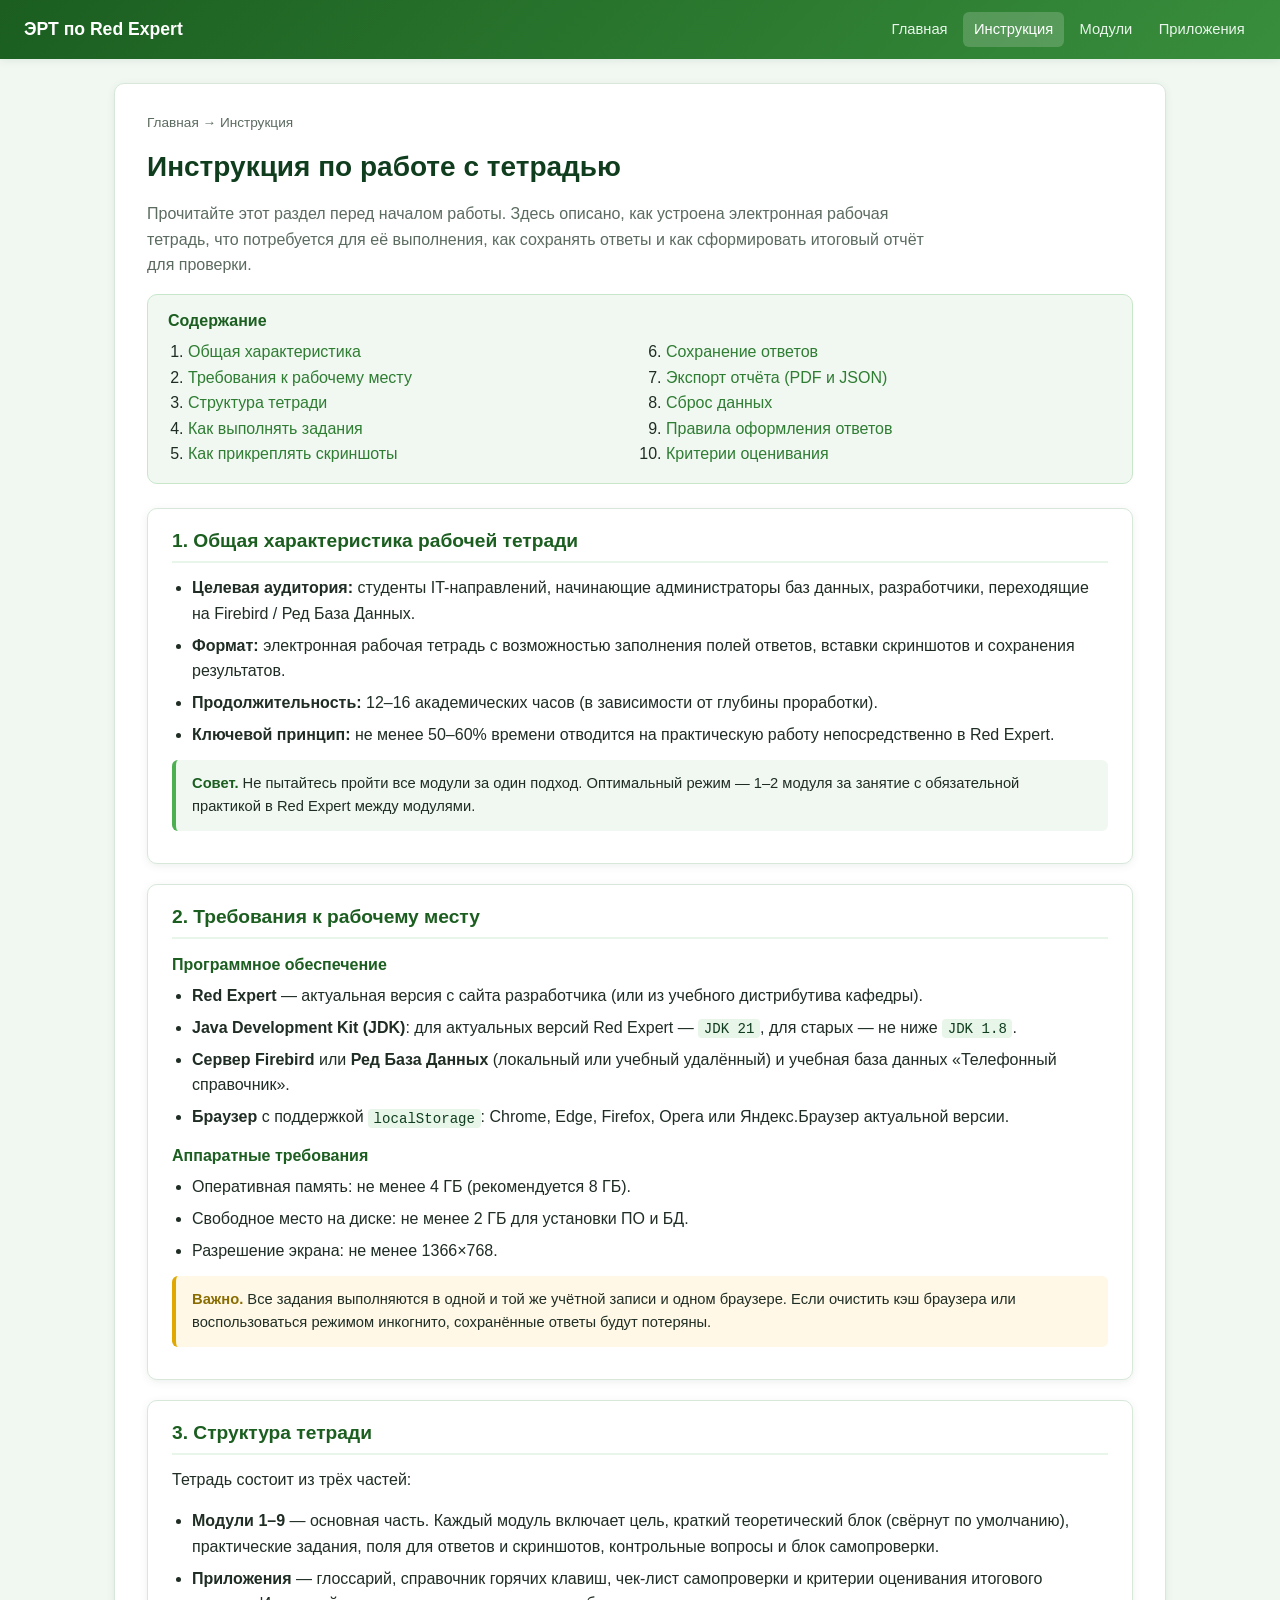
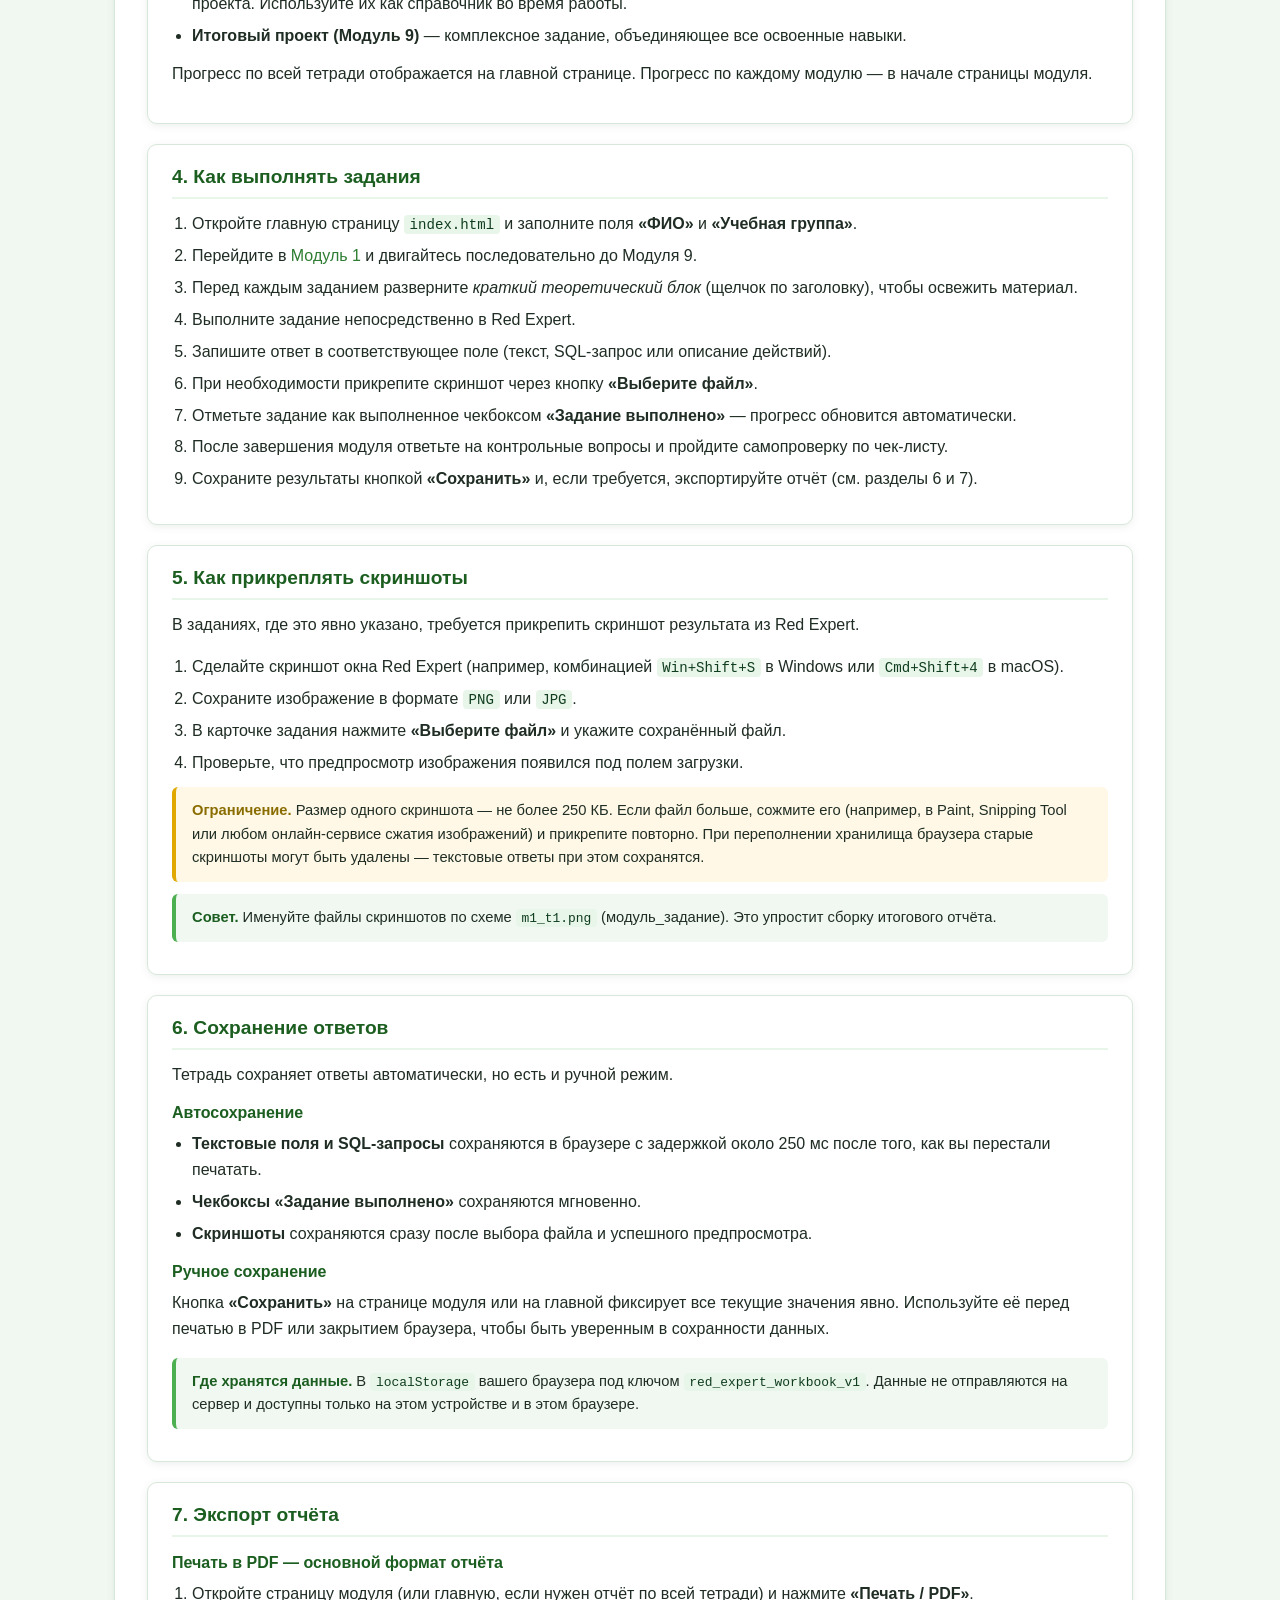
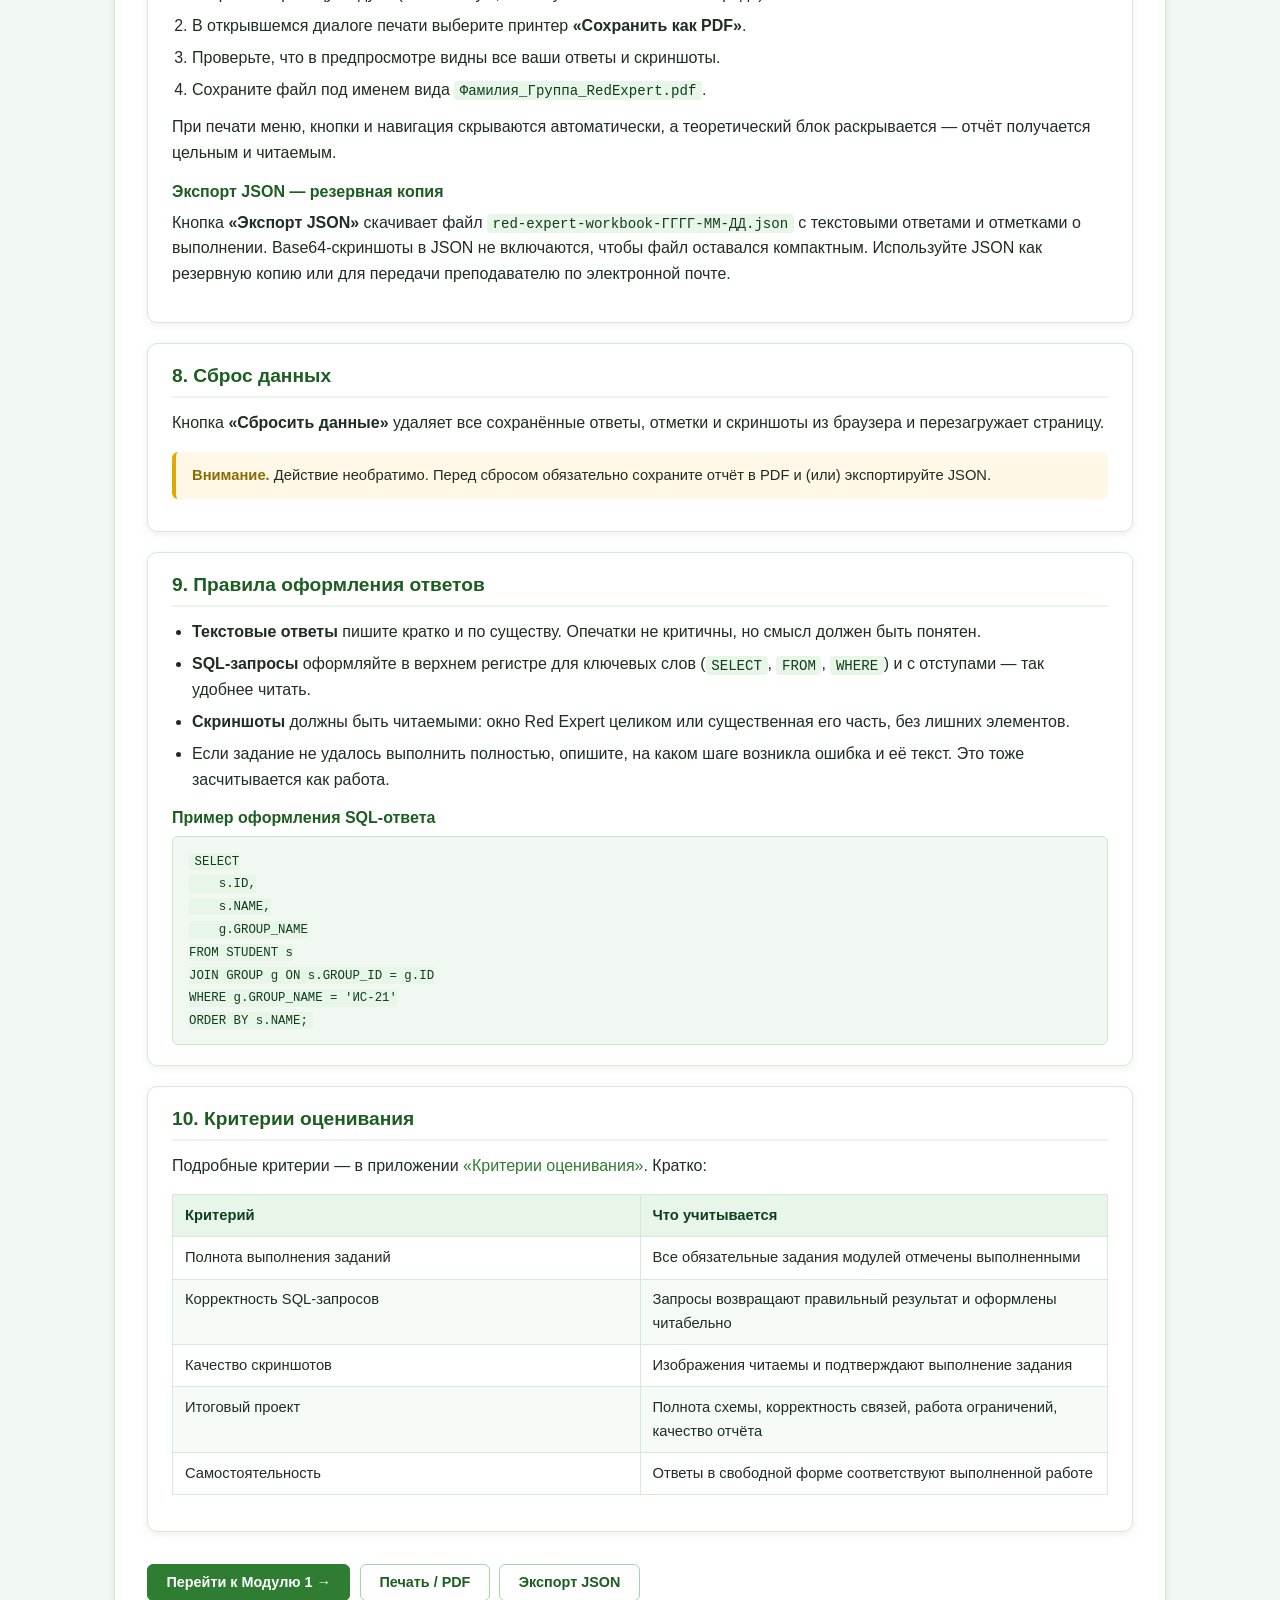
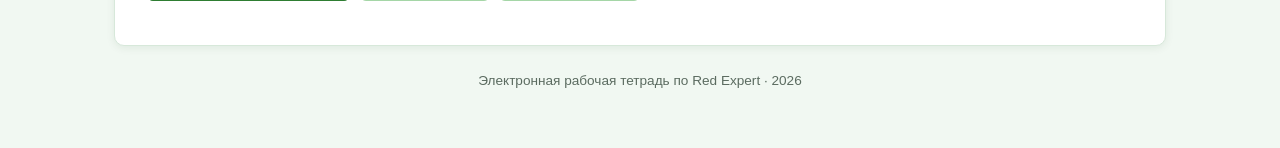
<file: red-expert-workbook/instructions.html>
<!doctype html>
<html lang="ru">
<head>
  <meta charset="utf-8">
  <meta name="viewport" content="width=device-width, initial-scale=1">
  <title>Инструкция — Электронная рабочая тетрадь по Red Expert</title>
  <meta name="description" content="Как работать с электронной рабочей тетрадью по Red Expert: требования, порядок выполнения заданий, сохранение ответов и экспорт отчёта.">
  <link rel="stylesheet" href="assets/css/style.css">

  <!-- Локальные доработки страницы инструкции.
       Базовые стили — из style.css, чтобы не дублировать оформление. -->
  <style>
    .home-wrap {
      max-width: 1100px;
      margin: 0 auto;
      padding: 1.5rem;
    }
    .instr-section {
      background: var(--bg);
      border: 1px solid var(--border);
      border-radius: var(--radius);
      padding: 1.25rem 1.5rem;
      margin-bottom: 1.25rem;
      box-shadow: var(--shadow);
    }
    .instr-section h2 {
      font-size: 1.2rem;
      color: var(--green-800);
      margin-bottom: 0.75rem;
      padding-bottom: 0.5rem;
      border-bottom: 2px solid var(--green-100);
    }
    .instr-section h3 {
      font-size: 1rem;
      color: var(--green-800);
      margin: 1rem 0 0.5rem;
    }
    .instr-section ol,
    .instr-section ul {
      margin: 0.5rem 0 0.75rem 1.25rem;
      padding: 0;
    }
    .instr-section li {
      margin-bottom: 0.4rem;
    }
    .tip {
      background: var(--green-50);
      border-left: 4px solid var(--green-500);
      border-radius: var(--radius-sm);
      padding: 0.75rem 1rem;
      margin: 0.75rem 0;
      font-size: 0.92rem;
    }
    .tip strong {
      color: var(--green-800);
    }
    .warning {
      background: #fff8e6;
      border-left: 4px solid #e0a800;
      border-radius: var(--radius-sm);
      padding: 0.75rem 1rem;
      margin: 0.75rem 0;
      font-size: 0.92rem;
    }
    .warning strong {
      color: #8a6d00;
    }
    .toc {
      background: var(--green-50);
      border: 1px solid var(--green-200);
      border-radius: var(--radius);
      padding: 1rem 1.25rem;
      margin-bottom: 1.5rem;
    }
    .toc h2 {
      font-size: 1rem;
      margin-bottom: 0.5rem;
      color: var(--green-800);
      border: none;
      padding: 0;
    }
    .toc ol {
      margin: 0 0 0 1.25rem;
      padding: 0;
      columns: 2;
      column-gap: 2rem;
    }
    .toc a {
      color: var(--green-700);
    }
    .params-table th {
      width: 40%;
    }
    .footer {
      text-align: center;
      padding: 1.5rem 1rem 2rem;
      font-size: 0.85rem;
      color: var(--text-muted);
    }
    @media (max-width: 640px) {
      .toc ol { columns: 1; }
    }
  </style>
</head>
<body>

  <!-- ================= Шапка ================= -->
  <header class="topbar">
    <a href="index.html" class="logo">ЭРТ по Red Expert</a>
    <nav>
      <a href="index.html">Главная</a>
      <a href="instructions.html" class="active">Инструкция</a>
      <a href="index.html#modules">Модули</a>
      <a href="index.html#appendices">Приложения</a>
    </nav>
  </header>

  <div class="home-wrap">
    <main>

      <nav class="breadcrumbs">
        <a href="index.html">Главная</a> → Инструкция
      </nav>

      <h1>Инструкция по работе с тетрадью</h1>
      <p style="color: var(--text-muted); max-width: 780px;">
        Прочитайте этот раздел перед началом работы. Здесь описано, как устроена
        электронная рабочая тетрадь, что потребуется для её выполнения, как
        сохранять ответы и как сформировать итоговый отчёт для проверки.
      </p>

      <!-- ================= Оглавление ================= -->
      <div class="toc">
        <h2>Содержание</h2>
        <ol>
          <li><a href="#characteristics">Общая характеристика</a></li>
          <li><a href="#requirements">Требования к рабочему месту</a></li>
          <li><a href="#structure">Структура тетради</a></li>
          <li><a href="#how-to">Как выполнять задания</a></li>
          <li><a href="#screenshots">Как прикреплять скриншоты</a></li>
          <li><a href="#saving">Сохранение ответов</a></li>
          <li><a href="#export">Экспорт отчёта (PDF и JSON)</a></li>
          <li><a href="#reset">Сброс данных</a></li>
          <li><a href="#rules">Правила оформления ответов</a></li>
          <li><a href="#evaluation">Критерии оценивания</a></li>
        </ol>
      </div>

      <!-- ================= 1. Общая характеристика ================= -->
      <section class="instr-section" id="characteristics">
        <h2>1. Общая характеристика рабочей тетради</h2>
        <ul>
          <li>
            <strong>Целевая аудитория:</strong> студенты IT-направлений,
            начинающие администраторы баз данных, разработчики, переходящие
            на Firebird / Ред База Данных.
          </li>
          <li>
            <strong>Формат:</strong> электронная рабочая тетрадь с возможностью
            заполнения полей ответов, вставки скриншотов и сохранения результатов.
          </li>
          <li>
            <strong>Продолжительность:</strong> 12–16 академических часов
            (в зависимости от глубины проработки).
          </li>
          <li>
            <strong>Ключевой принцип:</strong> не менее 50–60% времени отводится
            на практическую работу непосредственно в Red Expert.
          </li>
        </ul>
        <div class="tip">
          <strong>Совет.</strong> Не пытайтесь пройти все модули за один подход.
          Оптимальный режим — 1–2 модуля за занятие с обязательной практикой
          в Red Expert между модулями.
        </div>
      </section>

      <!-- ================= 2. Требования ================= -->
      <section class="instr-section" id="requirements">
        <h2>2. Требования к рабочему месту</h2>
        <h3>Программное обеспечение</h3>
        <ul>
          <li>
            <strong>Red Expert</strong> — актуальная версия с сайта разработчика
            (или из учебного дистрибутива кафедры).
          </li>
          <li>
            <strong>Java Development Kit (JDK)</strong>: для актуальных версий
            Red Expert — <code>JDK 21</code>, для старых — не ниже <code>JDK 1.8</code>.
          </li>
          <li>
            <strong>Сервер Firebird</strong> или <strong>Ред База Данных</strong>
            (локальный или учебный удалённый) и учебная база данных
            «Телефонный справочник».
          </li>
          <li>
            <strong>Браузер</strong> с поддержкой <code>localStorage</code>:
            Chrome, Edge, Firefox, Opera или Яндекс.Браузер актуальной версии.
          </li>
        </ul>
        <h3>Аппаратные требования</h3>
        <ul>
          <li>Оперативная память: не менее 4 ГБ (рекомендуется 8 ГБ).</li>
          <li>Свободное место на диске: не менее 2 ГБ для установки ПО и БД.</li>
          <li>Разрешение экрана: не менее 1366×768.</li>
        </ul>
        <div class="warning">
          <strong>Важно.</strong> Все задания выполняются в одной и той же
          учётной записи и одном браузере. Если очистить кэш браузера или
          воспользоваться режимом инкогнито, сохранённые ответы будут потеряны.
        </div>
      </section>

      <!-- ================= 3. Структура ================= -->
      <section class="instr-section" id="structure">
        <h2>3. Структура тетради</h2>
        <p>Тетрадь состоит из трёх частей:</p>
        <ul>
          <li>
            <strong>Модули 1–9</strong> — основная часть. Каждый модуль включает
            цель, краткий теоретический блок (свёрнут по умолчанию), практические
            задания, поля для ответов и скриншотов, контрольные вопросы и блок
            самопроверки.
          </li>
          <li>
            <strong>Приложения</strong> — глоссарий, справочник горячих клавиш,
            чек-лист самопроверки и критерии оценивания итогового проекта.
            Используйте их как справочник во время работы.
          </li>
          <li>
            <strong>Итоговый проект (Модуль 9)</strong> — комплексное задание,
            объединяющее все освоенные навыки.
          </li>
        </ul>
        <p>
          Прогресс по всей тетради отображается на главной странице. Прогресс
          по каждому модулю — в начале страницы модуля.
        </p>
      </section>

      <!-- ================= 4. Как выполнять задания ================= -->
      <section class="instr-section" id="how-to">
        <h2>4. Как выполнять задания</h2>
        <ol>
          <li>Откройте главную страницу <code>index.html</code> и заполните поля
            <strong>«ФИО»</strong> и <strong>«Учебная группа»</strong>.</li>
          <li>Перейдите в <a href="modules/module1.html">Модуль 1</a> и двигайтесь
            последовательно до Модуля 9.</li>
          <li>Перед каждым заданием разверните <em>краткий теоретический блок</em>
            (щелчок по заголовку), чтобы освежить материал.</li>
          <li>Выполните задание непосредственно в Red Expert.</li>
          <li>Запишите ответ в соответствующее поле (текст, SQL-запрос или
            описание действий).</li>
          <li>При необходимости прикрепите скриншот через кнопку
            <strong>«Выберите файл»</strong>.</li>
          <li>Отметьте задание как выполненное чекбоксом
            <strong>«Задание выполнено»</strong> — прогресс обновится
            автоматически.</li>
          <li>После завершения модуля ответьте на контрольные вопросы и
            пройдите самопроверку по чек-листу.</li>
          <li>Сохраните результаты кнопкой <strong>«Сохранить»</strong> и,
            если требуется, экспортируйте отчёт (см. разделы 6 и 7).</li>
        </ol>
      </section>

      <!-- ================= 5. Скриншоты ================= -->
      <section class="instr-section" id="screenshots">
        <h2>5. Как прикреплять скриншоты</h2>
        <p>
          В заданиях, где это явно указано, требуется прикрепить скриншот
          результата из Red Expert.
        </p>
        <ol>
          <li>Сделайте скриншот окна Red Expert (например, комбинацией
            <code>Win+Shift+S</code> в Windows или <code>Cmd+Shift+4</code>
            в macOS).</li>
          <li>Сохраните изображение в формате <code>PNG</code> или
            <code>JPG</code>.</li>
          <li>В карточке задания нажмите <strong>«Выберите файл»</strong>
            и укажите сохранённый файл.</li>
          <li>Проверьте, что предпросмотр изображения появился под полем
            загрузки.</li>
        </ol>
        <div class="warning">
          <strong>Ограничение.</strong> Размер одного скриншота — не более
          250 КБ. Если файл больше, сожмите его (например, в Paint, Snipping Tool
          или любом онлайн-сервисе сжатия изображений) и прикрепите повторно.
          При переполнении хранилища браузера старые скриншоты могут быть
          удалены — текстовые ответы при этом сохранятся.
        </div>
        <div class="tip">
          <strong>Совет.</strong> Именуйте файлы скриншотов по схеме
          <code>m1_t1.png</code> (модуль_задание). Это упростит сборку
          итогового отчёта.
        </div>
      </section>

      <!-- ================= 6. Сохранение ================= -->
      <section class="instr-section" id="saving">
        <h2>6. Сохранение ответов</h2>
        <p>Тетрадь сохраняет ответы автоматически, но есть и ручной режим.</p>
        <h3>Автосохранение</h3>
        <ul>
          <li>
            <strong>Текстовые поля и SQL-запросы</strong> сохраняются в браузере
            с задержкой около 250 мс после того, как вы перестали печатать.
          </li>
          <li>
            <strong>Чекбоксы «Задание выполнено»</strong> сохраняются мгновенно.
          </li>
          <li>
            <strong>Скриншоты</strong> сохраняются сразу после выбора файла
            и успешного предпросмотра.
          </li>
        </ul>
        <h3>Ручное сохранение</h3>
        <p>
          Кнопка <strong>«Сохранить»</strong> на странице модуля или на главной
          фиксирует все текущие значения явно. Используйте её перед печатью
          в PDF или закрытием браузера, чтобы быть уверенным в сохранности данных.
        </p>
        <div class="tip">
          <strong>Где хранятся данные.</strong> В <code>localStorage</code>
          вашего браузера под ключом <code>red_expert_workbook_v1</code>.
          Данные не отправляются на сервер и доступны только на этом устройстве
          и в этом браузере.
        </div>
      </section>

      <!-- ================= 7. Экспорт ================= -->
      <section class="instr-section" id="export">
        <h2>7. Экспорт отчёта</h2>
        <h3>Печать в PDF — основной формат отчёта</h3>
        <ol>
          <li>Откройте страницу модуля (или главную, если нужен отчёт по всей
            тетради) и нажмите <strong>«Печать / PDF»</strong>.</li>
          <li>В открывшемся диалоге печати выберите принтер
            <strong>«Сохранить как PDF»</strong>.</li>
          <li>Проверьте, что в предпросмотре видны все ваши ответы и скриншоты.</li>
          <li>Сохраните файл под именем вида
            <code>Фамилия_Группа_RedExpert.pdf</code>.</li>
        </ol>
        <p>
          При печати меню, кнопки и навигация скрываются автоматически, а
          теоретический блок раскрывается — отчёт получается цельным и читаемым.
        </p>

        <h3>Экспорт JSON — резервная копия</h3>
        <p>
          Кнопка <strong>«Экспорт JSON»</strong> скачивает файл
          <code>red-expert-workbook-ГГГГ-ММ-ДД.json</code> с текстовыми ответами
          и отметками о выполнении. Base64-скриншоты в JSON не включаются, чтобы
          файл оставался компактным. Используйте JSON как резервную копию
          или для передачи преподавателю по электронной почте.
        </p>
      </section>

      <!-- ================= 8. Сброс ================= -->
      <section class="instr-section" id="reset">
        <h2>8. Сброс данных</h2>
        <p>
          Кнопка <strong>«Сбросить данные»</strong> удаляет все сохранённые
          ответы, отметки и скриншоты из браузера и перезагружает страницу.
        </p>
        <div class="warning">
          <strong>Внимание.</strong> Действие необратимо. Перед сбросом
          обязательно сохраните отчёт в PDF и (или) экспортируйте JSON.
        </div>
      </section>

      <!-- ================= 9. Правила оформления ================= -->
      <section class="instr-section" id="rules">
        <h2>9. Правила оформления ответов</h2>
        <ul>
          <li>
            <strong>Текстовые ответы</strong> пишите кратко и по существу.
            Опечатки не критичны, но смысл должен быть понятен.
          </li>
          <li>
            <strong>SQL-запросы</strong> оформляйте в верхнем регистре для
            ключевых слов (<code>SELECT</code>, <code>FROM</code>,
            <code>WHERE</code>) и с отступами — так удобнее читать.
          </li>
          <li>
            <strong>Скриншоты</strong> должны быть читаемыми: окно Red Expert
            целиком или существенная его часть, без лишних элементов.
          </li>
          <li>
            Если задание не удалось выполнить полностью, опишите, на каком шаге
            возникла ошибка и её текст. Это тоже засчитывается как работа.
          </li>
        </ul>
        <h3>Пример оформления SQL-ответа</h3>
        <pre style="background: var(--green-50); border: 1px solid var(--green-200); border-radius: var(--radius-sm); padding: 0.75rem 1rem; font-family: var(--font-mono); font-size: 0.88rem; overflow-x: auto; margin: 0;"><code>SELECT
    s.ID,
    s.NAME,
    g.GROUP_NAME
FROM STUDENT s
JOIN GROUP g ON s.GROUP_ID = g.ID
WHERE g.GROUP_NAME = 'ИС-21'
ORDER BY s.NAME;</code></pre>
      </section>

      <!-- ================= 10. Критерии ================= -->
      <section class="instr-section" id="evaluation">
        <h2>10. Критерии оценивания</h2>
        <p>Подробные критерии — в приложении
          <a href="appendices/criteria.html">«Критерии оценивания»</a>.
          Кратко:</p>
        <table class="params-table">
          <thead>
            <tr>
              <th>Критерий</th>
              <th>Что учитывается</th>
            </tr>
          </thead>
          <tbody>
            <tr>
              <td>Полнота выполнения заданий</td>
              <td>Все обязательные задания модулей отмечены выполненными</td>
            </tr>
            <tr>
              <td>Корректность SQL-запросов</td>
              <td>Запросы возвращают правильный результат и оформлены читабельно</td>
            </tr>
            <tr>
              <td>Качество скриншотов</td>
              <td>Изображения читаемы и подтверждают выполнение задания</td>
            </tr>
            <tr>
              <td>Итоговый проект</td>
              <td>Полнота схемы, корректность связей, работа ограничений, качество отчёта</td>
            </tr>
            <tr>
              <td>Самостоятельность</td>
              <td>Ответы в свободной форме соответствуют выполненной работе</td>
            </tr>
          </tbody>
        </table>
      </section>

      <!-- ================= Кнопки ================= -->
      <div class="actions" style="margin-top: 2rem;">
        <a class="btn" href="modules/module1.html">Перейти к Модулю 1 →</a>
        <button class="secondary" data-print>Печать / PDF</button>
        <button class="secondary" data-export>Экспорт JSON</button>
      </div>

    </main>

    <footer class="footer">
      Электронная рабочая тетрадь по Red Expert · 2026
    </footer>
  </div>

  <script src="assets/js/app.js"></script>
</body>
</html>
</file>
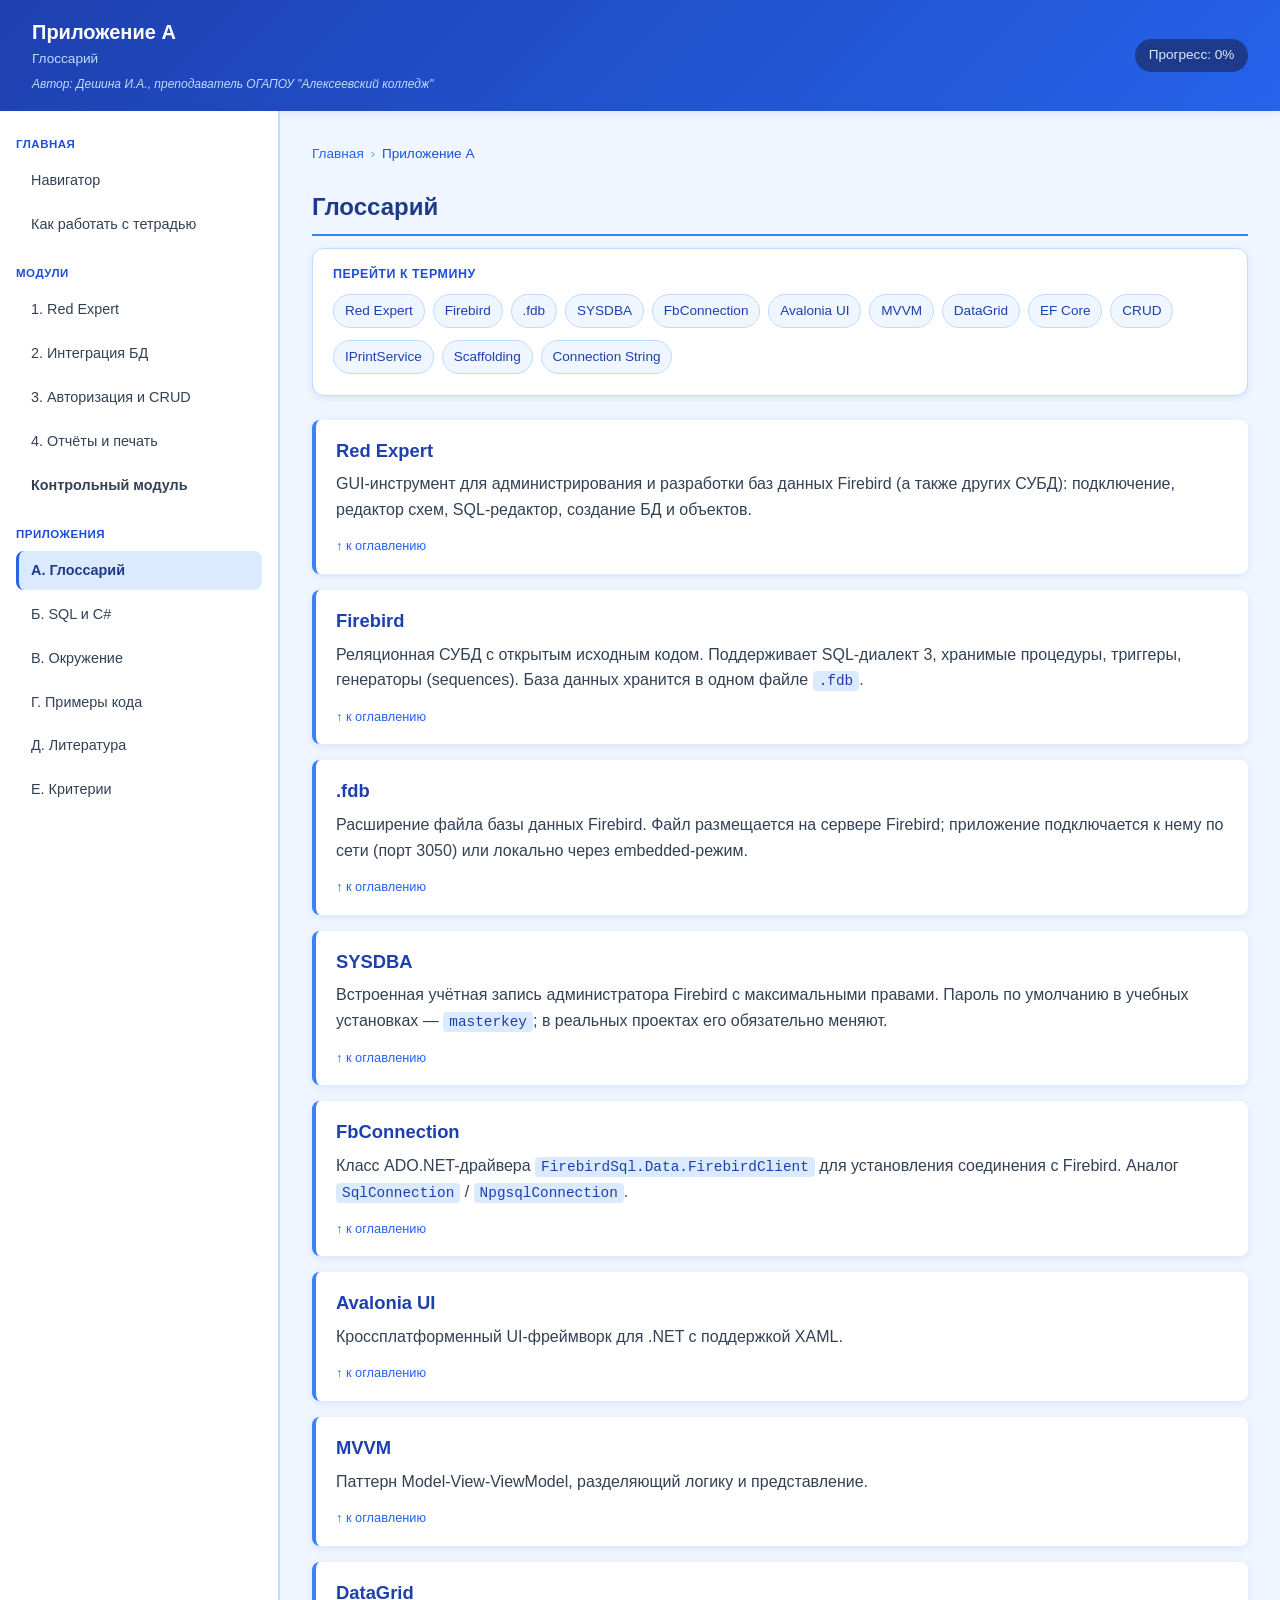
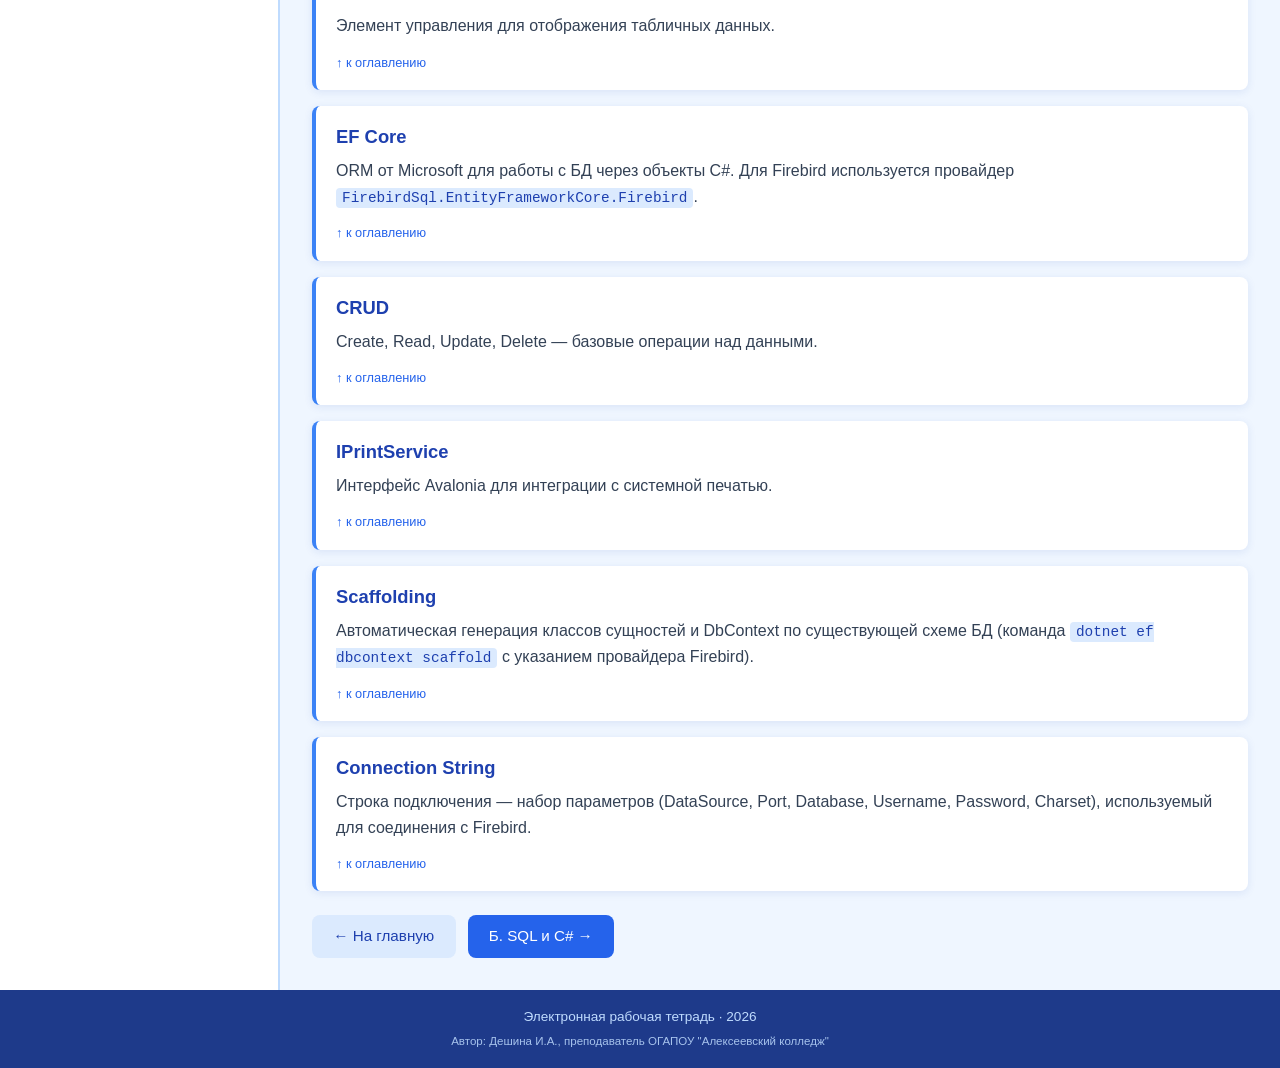
<file: pages/appendices/appendix-a.html>
<!DOCTYPE html>
<html lang="ru">
<head>
  <meta charset="UTF-8">
  <meta name="viewport" content="width=device-width, initial-scale=1.0">
  <title>Приложение А · Глоссарий</title>
  <link rel="stylesheet" href="../../css/style.css">
  <link rel="stylesheet" href="../../css/layout.css">
  <link rel="stylesheet" href="../../css/components.css">
  <link rel="stylesheet" href="../../css/print.css">
  <style>
    .glossary-nav {
      background: var(--white);
      border: 1px solid var(--blue-200);
      border-radius: var(--radius-lg);
      padding: 1rem 1.25rem;
      margin-bottom: 1.5rem;
      box-shadow: var(--shadow);
    }
    .glossary-nav__title {
      font-size: .78rem; text-transform: uppercase; letter-spacing: .5px;
      color: var(--blue-700); font-weight: 700; margin-bottom: .6rem;
    }
    .glossary-nav__list {
      list-style: none; margin: 0; padding: 0;
      display: flex; flex-wrap: wrap; gap: .5rem;
    }
    .glossary-nav__link {
      display: inline-block; padding: .35em .8em;
      background: var(--blue-50); color: var(--blue-800);
      border: 1px solid var(--blue-200); border-radius: 20px;
      font-size: .85rem; transition: all .2s;
    }
    .glossary-nav__link:hover {
      background: var(--blue-600); color: #fff;
      border-color: var(--blue-600); text-decoration: none;
    }
    .term-card {
      background: #fff; border-left: 4px solid var(--blue-500);
      border-radius: var(--radius); padding: 1rem 1.25rem;
      margin-bottom: 1rem; box-shadow: var(--shadow); scroll-margin-top: 1rem;
    }
    .term-card__title { color: var(--blue-800); margin: 0 0 .4rem 0; font-size: 1.15rem; }
    .term-card__text { margin: 0 0 .6rem 0; color: var(--gray-700); }
    .term-card__back { font-size: .8rem; color: var(--blue-600); }
    .term-card__back:hover { color: var(--blue-800); }
  </style>
</head>
<body>
  <div class="app">
       <header class="header">
      <div>
        <h1 class="header__title">Приложение А</h1>
        <div class="header__subtitle">Глоссарий</div>
        <div class="header__author">Автор: Дешина И.А., преподаватель ОГАПОУ "Алексеевский колледж"</div>
      </div>
      <div class="header__progress">Прогресс: <span id="progressValue">0%</span></div>
    </header>

    <aside class="sidebar" data-nav-root="../../"></aside>

    <main class="main">
      <div class="breadcrumbs"><a href="../../index.html">Главная</a><span>›</span>Приложение А</div>

      <h2>Глоссарий</h2>

      <nav class="glossary-nav" id="glossaryTop">
        <div class="glossary-nav__title">Перейти к термину</div>
        <ul class="glossary-nav__list">
          <li><a class="glossary-nav__link" href="#term-red-expert">Red Expert</a></li>
          <li><a class="glossary-nav__link" href="#term-firebird">Firebird</a></li>
          <li><a class="glossary-nav__link" href="#term-fdb">.fdb</a></li>
          <li><a class="glossary-nav__link" href="#term-sysdba">SYSDBA</a></li>
          <li><a class="glossary-nav__link" href="#term-fbconnection">FbConnection</a></li>
          <li><a class="glossary-nav__link" href="#term-avalonia">Avalonia UI</a></li>
          <li><a class="glossary-nav__link" href="#term-mvvm">MVVM</a></li>
          <li><a class="glossary-nav__link" href="#term-datagrid">DataGrid</a></li>
          <li><a class="glossary-nav__link" href="#term-efcore">EF Core</a></li>
          <li><a class="glossary-nav__link" href="#term-crud">CRUD</a></li>
          <li><a class="glossary-nav__link" href="#term-iprintservice">IPrintService</a></li>
          <li><a class="glossary-nav__link" href="#term-scaffolding">Scaffolding</a></li>
          <li><a class="glossary-nav__link" href="#term-connection-string">Connection String</a></li>
        </ul>
      </nav>

      <article class="term-card" id="term-red-expert">
        <h3 class="term-card__title">Red Expert</h3>
        <p class="term-card__text">GUI-инструмент для администрирования и разработки баз данных Firebird (а также других СУБД): подключение, редактор схем, SQL-редактор, создание БД и объектов.</p>
        <a class="term-card__back" href="#glossaryTop">↑ к оглавлению</a>
      </article>

      <article class="term-card" id="term-firebird">
        <h3 class="term-card__title">Firebird</h3>
        <p class="term-card__text">Реляционная СУБД с открытым исходным кодом. Поддерживает SQL-диалект 3, хранимые процедуры, триггеры, генераторы (sequences). База данных хранится в одном файле <code>.fdb</code>.</p>
        <a class="term-card__back" href="#glossaryTop">↑ к оглавлению</a>
      </article>

      <article class="term-card" id="term-fdb">
        <h3 class="term-card__title">.fdb</h3>
        <p class="term-card__text">Расширение файла базы данных Firebird. Файл размещается на сервере Firebird; приложение подключается к нему по сети (порт 3050) или локально через embedded-режим.</p>
        <a class="term-card__back" href="#glossaryTop">↑ к оглавлению</a>
      </article>

      <article class="term-card" id="term-sysdba">
        <h3 class="term-card__title">SYSDBA</h3>
        <p class="term-card__text">Встроенная учётная запись администратора Firebird с максимальными правами. Пароль по умолчанию в учебных установках — <code>masterkey</code>; в реальных проектах его обязательно меняют.</p>
        <a class="term-card__back" href="#glossaryTop">↑ к оглавлению</a>
      </article>

      <article class="term-card" id="term-fbconnection">
        <h3 class="term-card__title">FbConnection</h3>
        <p class="term-card__text">Класс ADO.NET-драйвера <code>FirebirdSql.Data.FirebirdClient</code> для установления соединения с Firebird. Аналог <code>SqlConnection</code> / <code>NpgsqlConnection</code>.</p>
        <a class="term-card__back" href="#glossaryTop">↑ к оглавлению</a>
      </article>

      <article class="term-card" id="term-avalonia">
        <h3 class="term-card__title">Avalonia UI</h3>
        <p class="term-card__text">Кроссплатформенный UI-фреймворк для .NET с поддержкой XAML.</p>
        <a class="term-card__back" href="#glossaryTop">↑ к оглавлению</a>
      </article>

      <article class="term-card" id="term-mvvm">
        <h3 class="term-card__title">MVVM</h3>
        <p class="term-card__text">Паттерн Model-View-ViewModel, разделяющий логику и представление.</p>
        <a class="term-card__back" href="#glossaryTop">↑ к оглавлению</a>
      </article>

      <article class="term-card" id="term-datagrid">
        <h3 class="term-card__title">DataGrid</h3>
        <p class="term-card__text">Элемент управления для отображения табличных данных.</p>
        <a class="term-card__back" href="#glossaryTop">↑ к оглавлению</a>
      </article>

      <article class="term-card" id="term-efcore">
        <h3 class="term-card__title">EF Core</h3>
        <p class="term-card__text">ORM от Microsoft для работы с БД через объекты C#. Для Firebird используется провайдер <code>FirebirdSql.EntityFrameworkCore.Firebird</code>.</p>
        <a class="term-card__back" href="#glossaryTop">↑ к оглавлению</a>
      </article>

      <article class="term-card" id="term-crud">
        <h3 class="term-card__title">CRUD</h3>
        <p class="term-card__text">Create, Read, Update, Delete — базовые операции над данными.</p>
        <a class="term-card__back" href="#glossaryTop">↑ к оглавлению</a>
      </article>

      <article class="term-card" id="term-iprintservice">
        <h3 class="term-card__title">IPrintService</h3>
        <p class="term-card__text">Интерфейс Avalonia для интеграции с системной печатью.</p>
        <a class="term-card__back" href="#glossaryTop">↑ к оглавлению</a>
      </article>

      <article class="term-card" id="term-scaffolding">
        <h3 class="term-card__title">Scaffolding</h3>
        <p class="term-card__text">Автоматическая генерация классов сущностей и DbContext по существующей схеме БД (команда <code>dotnet ef dbcontext scaffold</code> с указанием провайдера Firebird).</p>
        <a class="term-card__back" href="#glossaryTop">↑ к оглавлению</a>
      </article>

      <article class="term-card" id="term-connection-string">
        <h3 class="term-card__title">Connection String</h3>
        <p class="term-card__text">Строка подключения — набор параметров (DataSource, Port, Database, Username, Password, Charset), используемый для соединения с Firebird.</p>
        <a class="term-card__back" href="#glossaryTop">↑ к оглавлению</a>
      </article>

      <div class="btn-group">
        <a href="../../index.html" class="btn btn--secondary">← На главную</a>
        <a href="appendix-b.html" class="btn">Б. SQL и C# →</a>
      </div>
    </main>

      <footer class="footer">
      Электронная рабочая тетрадь · 2026<br>
      <span class="author">Автор: Дешина И.А., преподаватель ОГАПОУ "Алексеевский колледж"</span>
    </footer>
  </div>

  <script src="../../js/storage.js"></script>
  <script src="../../js/navigation.js"></script>
  <script src="../../js/main.js"></script>
</body>
</html>
</file>
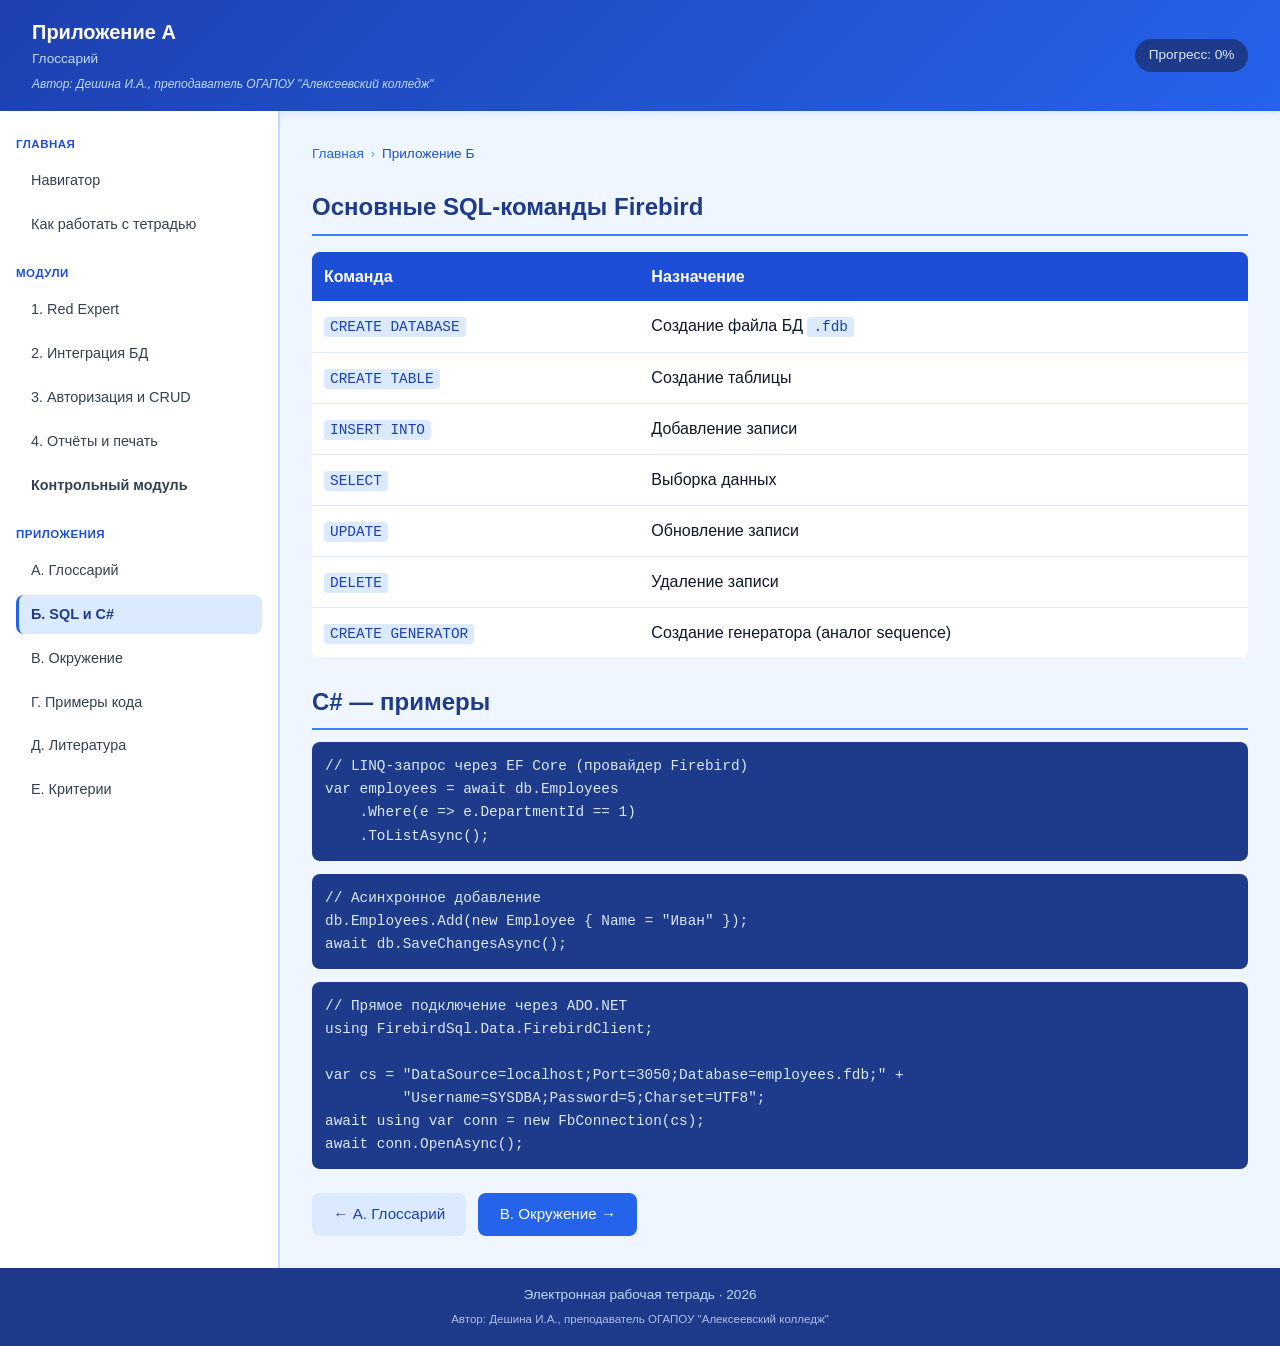
<file: pages/appendices/appendix-b.html>
<!DOCTYPE html>
<html lang="ru">
<head>
  <meta charset="UTF-8">
  <meta name="viewport" content="width=device-width, initial-scale=1.0">
  <title>Приложение Б · SQL и C#</title>
  <link rel="stylesheet" href="../../css/style.css">
  <link rel="stylesheet" href="../../css/layout.css">
  <link rel="stylesheet" href="../../css/components.css">
  <link rel="stylesheet" href="../../css/print.css">
</head>
<body>
  <div class="app">
       <header class="header">
      <div>
        <h1 class="header__title">Приложение А</h1>
        <div class="header__subtitle">Глоссарий</div>
        <div class="header__author">Автор: Дешина И.А., преподаватель ОГАПОУ "Алексеевский колледж"</div>
      </div>
      <div class="header__progress">Прогресс: <span id="progressValue">0%</span></div>
    </header>
    <aside class="sidebar" data-nav-root="../../"></aside>
    <main class="main">
      <div class="breadcrumbs"><a href="../../index.html">Главная</a><span>›</span>Приложение Б</div>

      <h2>Основные SQL-команды Firebird</h2>
      <table class="info-table">
        <tr><th>Команда</th><th>Назначение</th></tr>
        <tr><td><code>CREATE DATABASE</code></td><td>Создание файла БД <code>.fdb</code></td></tr>
        <tr><td><code>CREATE TABLE</code></td><td>Создание таблицы</td></tr>
        <tr><td><code>INSERT INTO</code></td><td>Добавление записи</td></tr>
        <tr><td><code>SELECT</code></td><td>Выборка данных</td></tr>
        <tr><td><code>UPDATE</code></td><td>Обновление записи</td></tr>
        <tr><td><code>DELETE</code></td><td>Удаление записи</td></tr>
        <tr><td><code>CREATE GENERATOR</code></td><td>Создание генератора (аналог sequence)</td></tr>
      </table>

      <h2>C# — примеры</h2>
      <pre><code>// LINQ-запрос через EF Core (провайдер Firebird)
var employees = await db.Employees
    .Where(e => e.DepartmentId == 1)
    .ToListAsync();</code></pre>

      <pre><code>// Асинхронное добавление
db.Employees.Add(new Employee { Name = "Иван" });
await db.SaveChangesAsync();</code></pre>

      <pre><code>// Прямое подключение через ADO.NET
using FirebirdSql.Data.FirebirdClient;

var cs = "DataSource=localhost;Port=3050;Database=employees.fdb;" +
         "Username=SYSDBA;Password=5;Charset=UTF8";
await using var conn = new FbConnection(cs);
await conn.OpenAsync();</code></pre>

      <div class="btn-group">
        <a href="appendix-a.html" class="btn btn--secondary">← А. Глоссарий</a>
        <a href="appendix-c.html" class="btn">В. Окружение →</a>
      </div>
    </main>
      <footer class="footer">
      Электронная рабочая тетрадь · 2026<br>
      <span class="author">Автор: Дешина И.А., преподаватель ОГАПОУ "Алексеевский колледж"</span>
    </footer>
  </div>
  <script src="../../js/storage.js"></script>
  <script src="../../js/navigation.js"></script>
  <script src="../../js/main.js"></script>
</body>
</html>
</file>
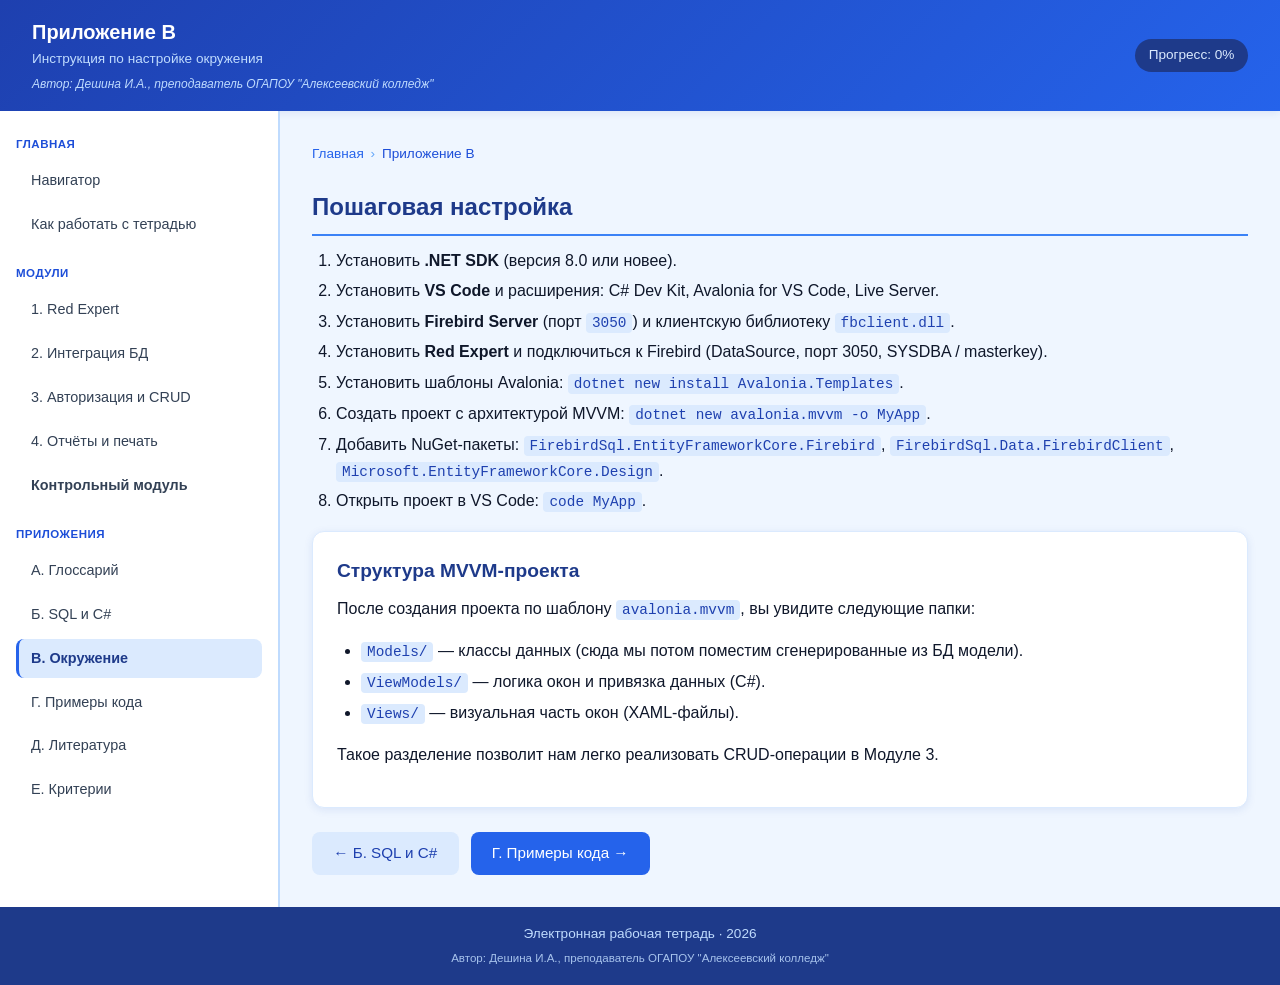
<file: pages/appendices/appendix-c.html>
<!DOCTYPE html>
<html lang="ru">
<head>
  <meta charset="UTF-8">
  <meta name="viewport" content="width=device-width, initial-scale=1.0">
  <title>Приложение В · Окружение</title>
  <link rel="stylesheet" href="../../css/style.css">
  <link rel="stylesheet" href="../../css/layout.css">
  <link rel="stylesheet" href="../../css/components.css">
  <link rel="stylesheet" href="../../css/print.css">
</head>
<body>
  <div class="app">
    <header class="header">
      <div>
        <h1 class="header__title">Приложение В</h1>
        <div class="header__subtitle">Инструкция по настройке окружения</div>
        <div class="header__author">Автор: Дешина И.А., преподаватель ОГАПОУ "Алексеевский колледж"</div>
      </div>
      <div class="header__progress">Прогресс: <span id="progressValue">0%</span></div>
    </header>
    <aside class="sidebar" data-nav-root="../../"></aside>
    <main class="main">
      <div class="breadcrumbs"><a href="../../index.html">Главная</a><span>›</span>Приложение В</div>
      <h2>Пошаговая настройка</h2>
      <ol>
        <li>Установить <strong>.NET SDK</strong> (версия 8.0 или новее).</li>
        <li>Установить <strong>VS Code</strong> и расширения: C# Dev Kit, Avalonia for VS Code, Live Server.</li>
        <li>Установить <strong>Firebird Server</strong> (порт <code>3050</code>) и клиентскую библиотеку <code>fbclient.dll</code>.</li>
        <li>Установить <strong>Red Expert</strong> и подключиться к Firebird (DataSource, порт 3050, SYSDBA / masterkey).</li>
        <li>Установить шаблоны Avalonia: <code>dotnet new install Avalonia.Templates</code>.</li>
        <li>Создать проект с архитектурой MVVM: <code>dotnet new avalonia.mvvm -o MyApp</code>.</li>
        <li>Добавить NuGet-пакеты: <code>FirebirdSql.EntityFrameworkCore.Firebird</code>, <code>FirebirdSql.Data.FirebirdClient</code>, <code>Microsoft.EntityFrameworkCore.Design</code>.</li>
        <li>Открыть проект в VS Code: <code>code MyApp</code>.</li>
      </ol>
      
      <div class="card">
        <h3>Структура MVVM-проекта</h3>
        <p>После создания проекта по шаблону <code>avalonia.mvvm</code>, вы увидите следующие папки:</p>
        <ul>
          <li><code>Models/</code> — классы данных (сюда мы потом поместим сгенерированные из БД модели).</li>
          <li><code>ViewModels/</code> — логика окон и привязка данных (C#).</li>
          <li><code>Views/</code> — визуальная часть окон (XAML-файлы).</li>
        </ul>
        <p>Такое разделение позволит нам легко реализовать CRUD-операции в Модуле 3.</p>
      </div>

      <div class="btn-group">
        <a href="appendix-b.html" class="btn btn--secondary">← Б. SQL и C#</a>
        <a href="appendix-d.html" class="btn">Г. Примеры кода →</a>
      </div>
    </main>
    <footer class="footer">
      Электронная рабочая тетрадь · 2026<br>
      <span class="author">Автор: Дешина И.А., преподаватель ОГАПОУ "Алексеевский колледж"</span>
    </footer>
  </div>
  <script src="../../js/storage.js"></script>
  <script src="../../js/navigation.js"></script>
  <script src="../../js/main.js"></script>
</body>
</html>
</file>
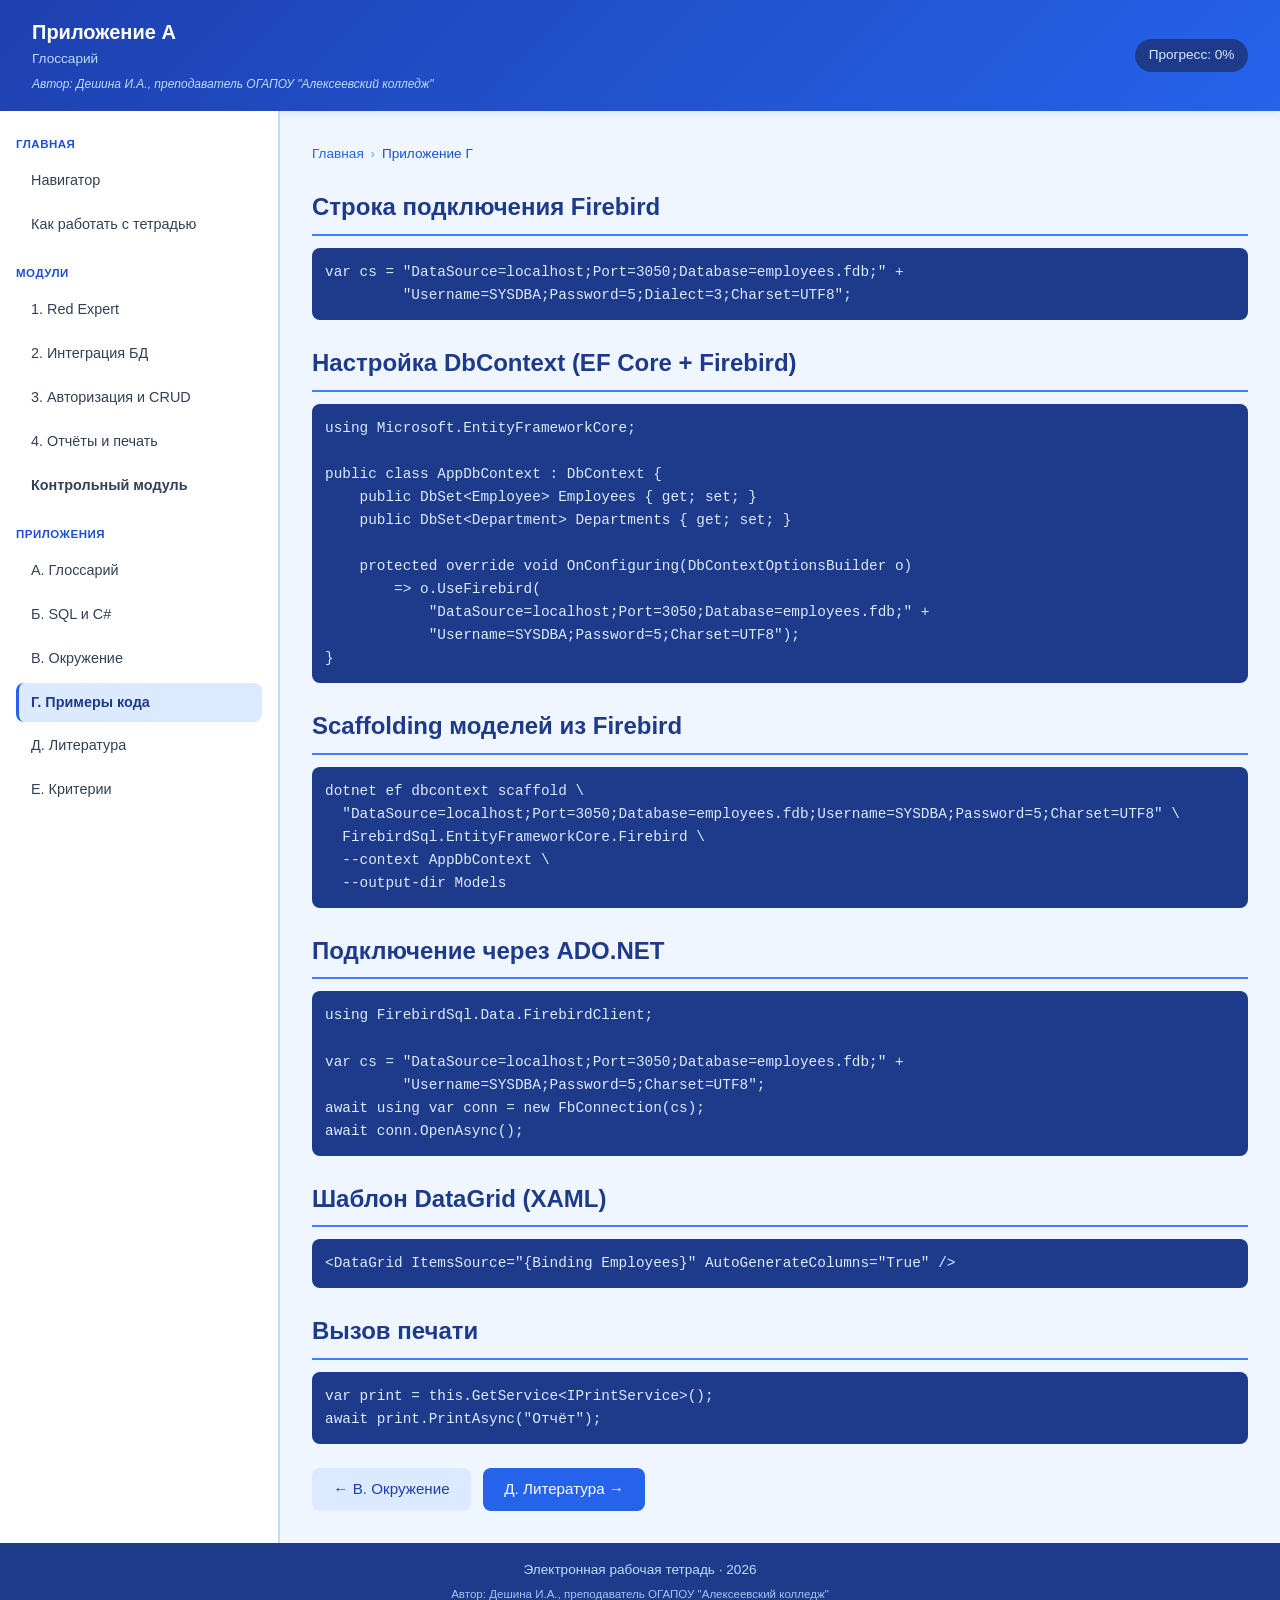
<file: pages/appendices/appendix-d.html>
<!DOCTYPE html>
<html lang="ru">
<head>
  <meta charset="UTF-8">
  <meta name="viewport" content="width=device-width, initial-scale=1.0">
  <title>Приложение Г · Примеры кода</title>
  <link rel="stylesheet" href="../../css/style.css">
  <link rel="stylesheet" href="../../css/layout.css">
  <link rel="stylesheet" href="../../css/components.css">
  <link rel="stylesheet" href="../../css/print.css">
</head>
<body>
  <div class="app">
       <header class="header">
      <div>
        <h1 class="header__title">Приложение А</h1>
        <div class="header__subtitle">Глоссарий</div>
        <div class="header__author">Автор: Дешина И.А., преподаватель ОГАПОУ "Алексеевский колледж"</div>
      </div>
      <div class="header__progress">Прогресс: <span id="progressValue">0%</span></div>
    </header>
    <aside class="sidebar" data-nav-root="../../"></aside>
    <main class="main">
      <div class="breadcrumbs"><a href="../../index.html">Главная</a><span>›</span>Приложение Г</div>

      <h2>Строка подключения Firebird</h2>
      <pre><code>var cs = "DataSource=localhost;Port=3050;Database=employees.fdb;" +
         "Username=SYSDBA;Password=5;Dialect=3;Charset=UTF8";</code></pre>

      <h2>Настройка DbContext (EF Core + Firebird)</h2>
      <pre><code>using Microsoft.EntityFrameworkCore;

public class AppDbContext : DbContext {
    public DbSet&lt;Employee&gt; Employees { get; set; }
    public DbSet&lt;Department&gt; Departments { get; set; }

    protected override void OnConfiguring(DbContextOptionsBuilder o)
        =&gt; o.UseFirebird(
            "DataSource=localhost;Port=3050;Database=employees.fdb;" +
            "Username=SYSDBA;Password=5;Charset=UTF8");
}</code></pre>

      <h2>Scaffolding моделей из Firebird</h2>
      <pre><code>dotnet ef dbcontext scaffold \
  "DataSource=localhost;Port=3050;Database=employees.fdb;Username=SYSDBA;Password=5;Charset=UTF8" \
  FirebirdSql.EntityFrameworkCore.Firebird \
  --context AppDbContext \
  --output-dir Models</code></pre>

      <h2>Подключение через ADO.NET</h2>
      <pre><code>using FirebirdSql.Data.FirebirdClient;

var cs = "DataSource=localhost;Port=3050;Database=employees.fdb;" +
         "Username=SYSDBA;Password=5;Charset=UTF8";
await using var conn = new FbConnection(cs);
await conn.OpenAsync();</code></pre>

      <h2>Шаблон DataGrid (XAML)</h2>
      <pre><code>&lt;DataGrid ItemsSource="{Binding Employees}" AutoGenerateColumns="True" /&gt;</code></pre>

      <h2>Вызов печати</h2>
      <pre><code>var print = this.GetService&lt;IPrintService&gt;();
await print.PrintAsync("Отчёт");</code></pre>

      <div class="btn-group">
        <a href="appendix-c.html" class="btn btn--secondary">← В. Окружение</a>
        <a href="appendix-e.html" class="btn">Д. Литература →</a>
      </div>
    </main>
      <footer class="footer">
      Электронная рабочая тетрадь · 2026<br>
      <span class="author">Автор: Дешина И.А., преподаватель ОГАПОУ "Алексеевский колледж"</span>
    </footer>
  </div>
  <script src="../../js/storage.js"></script>
  <script src="../../js/navigation.js"></script>
  <script src="../../js/main.js"></script>
</body>
</html>
</file>
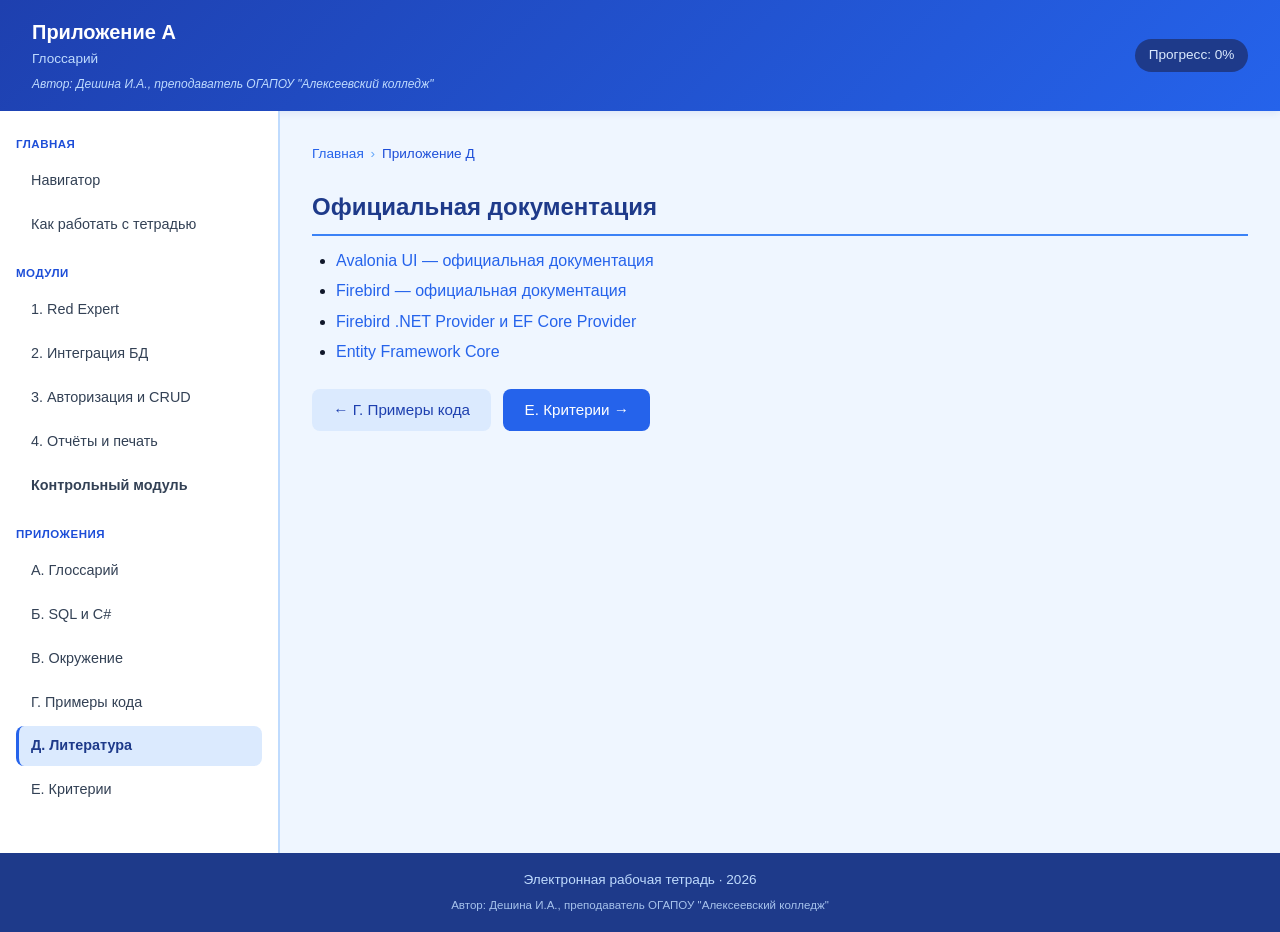
<file: pages/appendices/appendix-e.html>
<!DOCTYPE html>
<html lang="ru">
<head>
  <meta charset="UTF-8">
  <meta name="viewport" content="width=device-width, initial-scale=1.0">
  <title>Приложение Д · Литература</title>
  <link rel="stylesheet" href="../../css/style.css">
  <link rel="stylesheet" href="../../css/layout.css">
  <link rel="stylesheet" href="../../css/components.css">
  <link rel="stylesheet" href="../../css/print.css">
</head>
<body>
  <div class="app">
      <header class="header">
      <div>
        <h1 class="header__title">Приложение А</h1>
        <div class="header__subtitle">Глоссарий</div>
        <div class="header__author">Автор: Дешина И.А., преподаватель ОГАПОУ "Алексеевский колледж"</div>
      </div>
      <div class="header__progress">Прогресс: <span id="progressValue">0%</span></div>
    </header>
    <aside class="sidebar" data-nav-root="../../"></aside>
    <main class="main">
      <div class="breadcrumbs"><a href="../../index.html">Главная</a><span>›</span>Приложение Д</div>
      <h2>Официальная документация</h2>
      <ul>
        <li><a href="https://docs.avaloniaui.net/" target="_blank">Avalonia UI — официальная документация</a></li>
        <li><a href="https://firebirdsql.org/en/documentation/" target="_blank">Firebird — официальная документация</a></li>
        <li><a href="https://github.com/FirebirdSQL/NETProvider" target="_blank">Firebird .NET Provider и EF Core Provider</a></li>
        <li><a href="https://learn.microsoft.com/ru-ru/ef/core/" target="_blank">Entity Framework Core</a></li>
      </ul>
    
      <div class="btn-group">
        <a href="appendix-d.html" class="btn btn--secondary">← Г. Примеры кода</a>
        <a href="appendix-f.html" class="btn">Е. Критерии →</a>
      </div>
    </main>
     <footer class="footer">
      Электронная рабочая тетрадь · 2026<br>
      <span class="author">Автор: Дешина И.А., преподаватель ОГАПОУ "Алексеевский колледж"</span>
    </footer>
  </div>
  <script src="../../js/storage.js"></script>
  <script src="../../js/navigation.js"></script>
  <script src="../../js/main.js"></script>
</body>
</html>
</file>
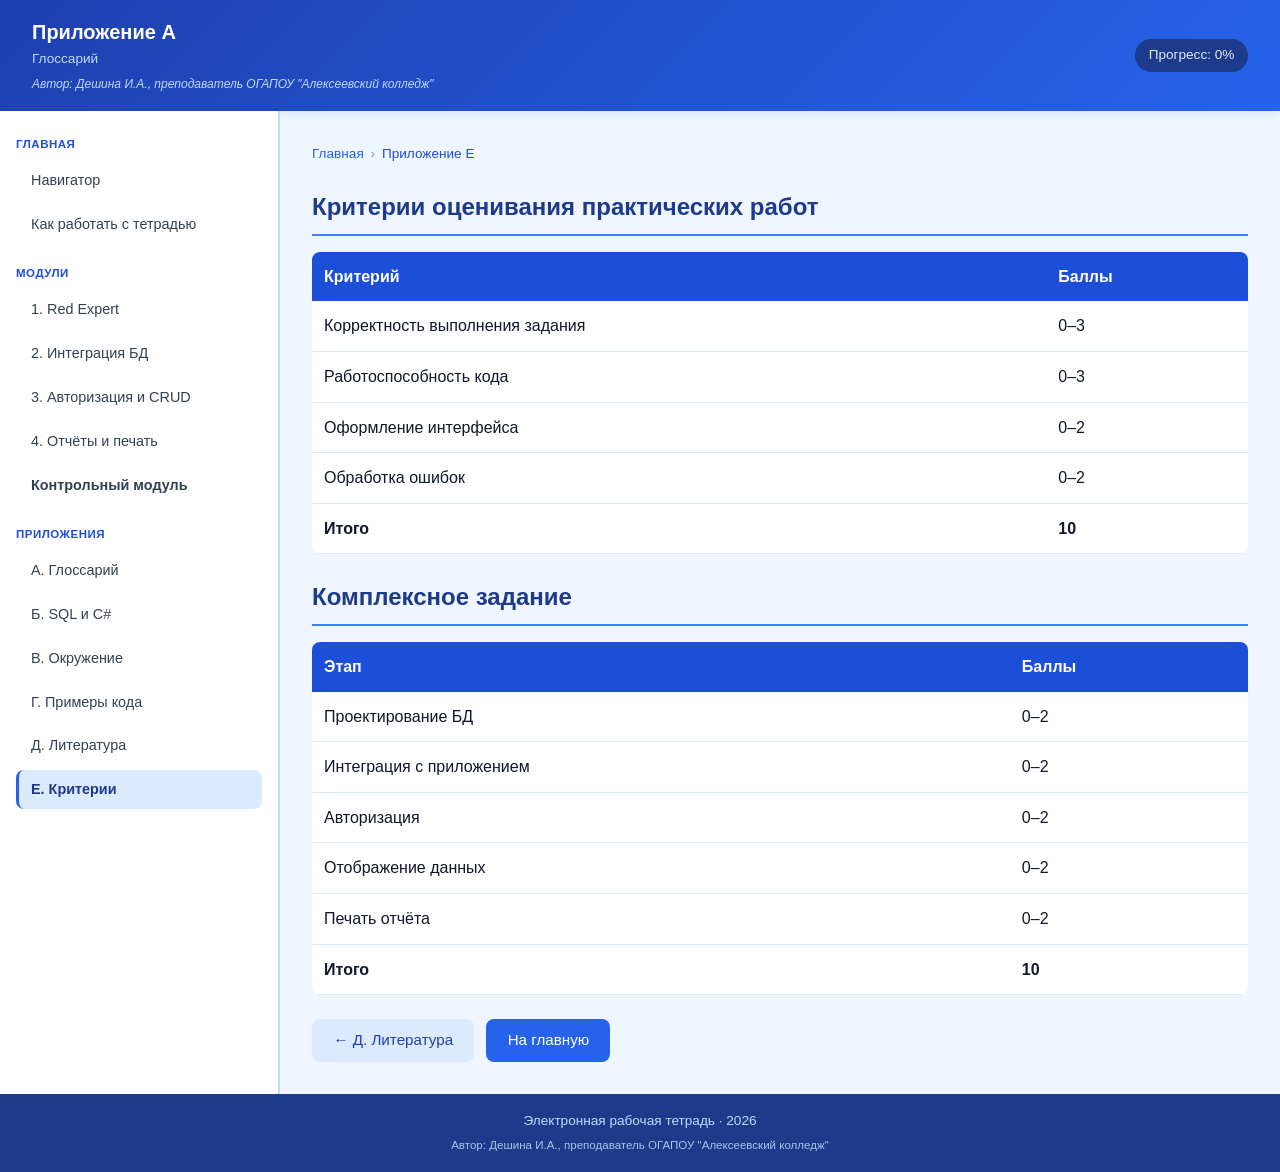
<file: pages/appendices/appendix-f.html>
<!DOCTYPE html>
<html lang="ru">
<head>
  <meta charset="UTF-8">
  <meta name="viewport" content="width=device-width, initial-scale=1.0">
  <title>Приложение Е · Критерии</title>
  <link rel="stylesheet" href="../../css/style.css">
  <link rel="stylesheet" href="../../css/layout.css">
  <link rel="stylesheet" href="../../css/components.css">
  <link rel="stylesheet" href="../../css/print.css">
</head>
<body>
  <div class="app">
        <header class="header">
      <div>
        <h1 class="header__title">Приложение А</h1>
        <div class="header__subtitle">Глоссарий</div>
        <div class="header__author">Автор: Дешина И.А., преподаватель ОГАПОУ "Алексеевский колледж"</div>
      </div>
      <div class="header__progress">Прогресс: <span id="progressValue">0%</span></div>
    </header>
    <aside class="sidebar" data-nav-root="../../"></aside>
    <main class="main">
      <div class="breadcrumbs"><a href="../../index.html">Главная</a><span>›</span>Приложение Е</div>
      <h2>Критерии оценивания практических работ</h2>
      <table class="info-table">
        <tr><th>Критерий</th><th>Баллы</th></tr>
        <tr><td>Корректность выполнения задания</td><td>0–3</td></tr>
        <tr><td>Работоспособность кода</td><td>0–3</td></tr>
        <tr><td>Оформление интерфейса</td><td>0–2</td></tr>
        <tr><td>Обработка ошибок</td><td>0–2</td></tr>
        <tr><td><strong>Итого</strong></td><td><strong>10</strong></td></tr>
      </table>

      <h2>Комплексное задание</h2>
      <table class="info-table">
        <tr><th>Этап</th><th>Баллы</th></tr>
        <tr><td>Проектирование БД</td><td>0–2</td></tr>
        <tr><td>Интеграция с приложением</td><td>0–2</td></tr>
        <tr><td>Авторизация</td><td>0–2</td></tr>
        <tr><td>Отображение данных</td><td>0–2</td></tr>
        <tr><td>Печать отчёта</td><td>0–2</td></tr>
        <tr><td><strong>Итого</strong></td><td><strong>10</strong></td></tr>
      </table>
      <div class="btn-group">
        <a href="appendix-e.html" class="btn btn--secondary">← Д. Литература</a>
        <a href="../../index.html" class="btn">На главную</a>
      </div>
    </main>
      <footer class="footer">
      Электронная рабочая тетрадь · 2026<br>
      <span class="author">Автор: Дешина И.А., преподаватель ОГАПОУ "Алексеевский колледж"</span>
    </footer>
  </div>
  <script src="../../js/storage.js"></script>
  <script src="../../js/navigation.js"></script>
  <script src="../../js/main.js"></script>
</body>
</html>
</file>
<file: css/style.css>
:root {
  --blue-50: #eff6ff;  --blue-100: #dbeafe; --blue-200: #bfdbfe;
  --blue-300: #93c5fd; --blue-400: #60a5fa; --blue-500: #3b82f6;
  --blue-600: #2563eb; --blue-700: #1d4ed8; --blue-800: #1e40af;
  --blue-900: #1e3a8a; --blue-950: #172554;
  --gray-50: #f8fafc;  --gray-100: #f1f5f9; --gray-700: #334155;
  --gray-900: #0f172a; --white: #ffffff;
  --shadow: 0 2px 8px rgba(30,64,175,.1);
  --shadow-lg: 0 4px 16px rgba(30,64,175,.18);
  --radius: 8px; --radius-lg: 12px;
}
* { box-sizing: border-box; margin: 0; padding: 0; }
body {
  font-family: 'Segoe UI', Tahoma, sans-serif;
  line-height: 1.6; color: var(--gray-900);
  background: var(--blue-50);
}
a { color: var(--blue-600); text-decoration: none; }
a:hover { color: var(--blue-800); text-decoration: underline; }
h1,h2,h3,h4 { color: var(--blue-900); margin-bottom: .5em; }
h1 { font-size: 2rem; }
h2 { font-size: 1.5rem; border-bottom: 2px solid var(--blue-500); padding-bottom: .3em; margin-top: 1.5rem; }
h3 { font-size: 1.2rem; }
p { margin-bottom: 1em; }
ul,ol { margin-left: 1.5em; margin-bottom: 1em; }
li { margin-bottom: .3em; }
code {
  background: var(--blue-100); color: var(--blue-800);
  padding: 2px 6px; border-radius: 4px;
  font-family: 'Consolas','Courier New',monospace; font-size: .9em;
}
pre {
  background: var(--blue-900); color: var(--blue-100);
  padding: 1em; border-radius: var(--radius);
  overflow-x: auto; margin-bottom: 1em;
}
pre code { background: none; color: inherit; padding: 0; }
</file>
<file: css/layout.css>
.app {
  display: grid;
  grid-template-areas: "header header" "sidebar main" "footer footer";
  grid-template-columns: 280px 1fr;
  grid-template-rows: auto 1fr auto;
  min-height: 100vh;
}
.header {
  grid-area: header;
  background: linear-gradient(135deg, var(--blue-800), var(--blue-600));
  color: #fff; padding: 1rem 2rem;
  display: flex; justify-content: space-between;
  align-items: center; box-shadow: var(--shadow);
}
.header__title { color: #fff; font-size: 1.25rem; margin: 0; }
.header__subtitle { color: var(--blue-200); font-size: .85rem; }
.header__progress {
  background: var(--blue-900); color: var(--blue-100);
  padding: .4em 1em; border-radius: 20px; font-size: .85rem;
}
.sidebar {
  grid-area: sidebar; background: var(--white);
  border-right: 2px solid var(--blue-200);
  padding: 1.5rem 1rem; overflow-y: auto;
}
.sidebar__section { margin-bottom: 1.25rem; }
.sidebar__heading {
  font-size: .72rem; text-transform: uppercase;
  color: var(--blue-700); letter-spacing: .5px;
  margin-bottom: .5rem; font-weight: 700;
}
.sidebar__nav { list-style: none; margin: 0; padding: 0; }
.sidebar__link {
  display: block; padding: .5rem .75rem;
  color: var(--gray-700); border-radius: var(--radius);
  border-left: 3px solid transparent;
  transition: all .2s; font-size: .9rem;
}
.sidebar__link:hover {
  background: var(--blue-50); color: var(--blue-800); text-decoration: none;
}
.sidebar__link--active {
  background: var(--blue-100); color: var(--blue-900);
  border-left-color: var(--blue-600); font-weight: 600;
}
.main { grid-area: main; padding: 2rem; }
.footer {
  grid-area: footer; background: var(--blue-900);
  color: var(--blue-200); padding: 1rem 2rem;
  text-align: center; font-size: .85rem;
}
@media (max-width: 900px) {
  .app {
    grid-template-areas: "header" "sidebar" "main" "footer";
    grid-template-columns: 1fr;
  }
  .sidebar { border-right: none; border-bottom: 2px solid var(--blue-200); }
  .header { flex-direction: column; gap: .5rem; text-align: center; }
}
.header__author {
  font-size: .75rem;
  color: var(--blue-200);
  margin-top: 0.35rem;
  font-style: italic;
}
.footer span.author {
  font-size: 0.85em;
  opacity: 0.85;
  display: inline-block;
  margin-top: 0.3rem;
}
</file>
<file: css/components.css>
.card {
  background: var(--white); border-radius: var(--radius-lg);
  padding: 1.5rem; box-shadow: var(--shadow);
  margin-bottom: 1.5rem; border: 1px solid var(--blue-100);
}
.card--highlight {
  background: linear-gradient(135deg, var(--blue-50), var(--blue-100));
  border-color: var(--blue-300);
}
.breadcrumbs { font-size: .85rem; color: var(--blue-700); margin-bottom: 1rem; }
.breadcrumbs a { color: var(--blue-600); }
.breadcrumbs span { margin: 0 .5em; color: var(--blue-400); }
.btn {
  display: inline-block; padding: .6em 1.4em;
  background: var(--blue-600); color: #fff; border: none;
  border-radius: var(--radius); cursor: pointer;
  font-size: .95rem; transition: background .2s;
  text-decoration: none;
}
.btn:hover { background: var(--blue-800); color: #fff; text-decoration: none; }
.btn--secondary { background: var(--blue-100); color: var(--blue-800); }
.btn--secondary:hover { background: var(--blue-200); color: var(--blue-900); }
.btn-group { display: flex; gap: .75rem; flex-wrap: wrap; margin-top: 1.5rem; }
.topics { list-style: none; margin: 0; padding: 0; }
.topic {
  display: block; padding: .75rem 1rem;
  background: var(--blue-50); border-left: 3px solid var(--blue-400);
  border-radius: 0 var(--radius) var(--radius) 0;
  margin-bottom: .5rem; color: var(--gray-700); transition: all .2s;
}
.topic:hover { background: var(--blue-100); text-decoration: none; color: var(--blue-900); }
.topic strong { color: var(--blue-800); display: block; margin-bottom: .2em; }
.topic small { color: var(--blue-600); font-size: .85rem; }
.practice-box {
  background: linear-gradient(135deg, var(--blue-100), var(--blue-200));
  border: 2px solid var(--blue-400); border-radius: var(--radius-lg);
  padding: 1.5rem; margin: 1.5rem 0;
}
.practice-box h3 { color: var(--blue-800); margin-top: 0; }
.checklist { list-style: none; margin: 0; padding: 0; }
.checklist li {
  padding: .5rem 0; display: flex;
  align-items: flex-start; gap: .75rem;
}
.checklist input[type="checkbox"] {
  margin-top: .3em; accent-color: var(--blue-600); transform: scale(1.2);
}
.info-table {
  width: 100%; border-collapse: collapse; margin: 1rem 0;
  background: #fff; border-radius: var(--radius); overflow: hidden;
}
.info-table th { background: var(--blue-700); color: #fff; padding: .75rem; text-align: left; }
.info-table td { padding: .75rem; border-bottom: 1px solid var(--blue-100); }
.info-table tr:hover { background: var(--blue-50); }
.quiz-question {
  background: #fff; border-left: 4px solid var(--blue-500);
  padding: 1rem 1.25rem; margin-bottom: 1rem; border-radius: var(--radius);
}
.quiz-question h4 { color: var(--blue-800); }
.quiz-options { list-style: none; margin: .75rem 0 0; padding: 0; }
.quiz-options li { margin-bottom: .5rem; }
.quiz-options label { cursor: pointer; display: flex; gap: .5rem; align-items: center; }
.quiz-options input[type="radio"] { accent-color: var(--blue-600); }
.progress-bar { height: 8px; background: var(--blue-100); border-radius: 4px; overflow: hidden; margin: .5rem 0; }
.progress-bar__fill {
  height: 100%; background: linear-gradient(90deg, var(--blue-500), var(--blue-700));
  width: 0%; transition: width .4s;
}
.grid-cards {
  display: grid; grid-template-columns: repeat(auto-fill, minmax(260px, 1fr));
  gap: 1rem; margin: 1rem 0;
}
.module-card {
  background: #fff; border-radius: var(--radius-lg);
  padding: 1.5rem; border-top: 4px solid var(--blue-600);
  box-shadow: var(--shadow); transition: transform .2s, box-shadow .2s;
}
.module-card:hover { transform: translateY(-3px); box-shadow: var(--shadow-lg); }
.module-card__num {
  display: inline-block; background: var(--blue-100); color: var(--blue-800);
  padding: .2em .7em; border-radius: 20px;
  font-size: .75rem; font-weight: 700; margin-bottom: .5rem;
}
.module-card h3 { color: var(--blue-800); margin-bottom: .5rem; }
.module-card p { color: var(--gray-700); font-size: .9rem; }
/* --- Блоки теории и практики --- */
.theory-block {
  background: var(--blue-50);
  border-left: 4px solid var(--blue-400);
  padding: 1.25rem;
  border-radius: 0 var(--radius) var(--radius) 0;
  margin-bottom: 1.5rem;
}
.theory-block h4 {
  margin-top: 0;
  color: var(--blue-800);
  font-size: 1.05rem;
}
.theory-block p:last-child { margin-bottom: 0; }

.practice-block {
  background: var(--white);
  border: 1px solid var(--blue-200);
  padding: 1.25rem;
  border-radius: var(--radius);
  box-shadow: var(--shadow);
}
.practice-block h4 {
  margin-top: 0;
  color: var(--blue-700);
  font-size: 1.05rem;
}

.practice-block textarea {
  width: 100%;
  min-height: 110px;
  padding: .75rem;
  border: 1px solid var(--blue-300);
  border-radius: var(--radius);
  font-family: 'Consolas', 'Courier New', monospace;
  font-size: .9rem;
  resize: vertical;
  margin-bottom: 1rem;
  background: var(--gray-50);
  color: var(--gray-900);
}
.practice-block textarea:focus {
  outline: none;
  border-color: var(--blue-500);
  box-shadow: 0 0 0 3px var(--blue-100);
}

.file-upload-wrapper {
  display: flex;
  align-items: center;
  gap: 1rem;
  flex-wrap: wrap;
}
.file-upload-label {
  display: inline-flex;
  align-items: center;
  gap: .5em;
  padding: .5em 1.2em;
  background: var(--blue-100);
  color: var(--blue-800);
  border-radius: var(--radius);
  cursor: pointer;
  font-size: .9rem;
  font-weight: 600;
  transition: background .2s;
}
.file-upload-label:hover {
  background: var(--blue-200);
}
.file-upload-input {
  display: none;
}
.preview-img {
  max-width: 100%;
  max-height: 250px;
  border-radius: var(--radius);
  margin-top: 1rem;
  display: none;
  border: 1px solid var(--blue-200);
  box-shadow: var(--shadow);
}
/* --- Панель действий (Сохранить, Печать и т.д.) --- */
.action-bar {
  display: flex;
  flex-wrap: wrap;
  gap: 1rem;
  margin: 2rem 0;
  padding: 1.5rem;
  background: var(--blue-50);
  border: 1px solid var(--blue-200);
  border-radius: var(--radius-lg);
  box-shadow: var(--shadow);
}

/* Кнопка с контуром (для "Сбросить") */
.btn--outline {
  background: transparent;
  color: var(--blue-600);
  border: 2px solid var(--blue-600);
  padding: calc(.6em - 2px) calc(1.4em - 2px); /* Компенсация толщины рамки */
  margin-left: auto; /* Прижимает кнопку к правому краю */
}

.btn--outline:hover {
  background: var(--blue-100);
  color: var(--blue-800);
  border-color: var(--blue-800);
}
</file>
<file: css/print.css>
@media print {
  .header, .sidebar, .footer, .btn-group, .breadcrumbs { display: none !important; }
  .app { display: block; }
  .main { padding: 0; }
  body { background: #fff; }
  .card { box-shadow: none; border: 1px solid #ccc; page-break-inside: avoid; }
  a { color: #000; text-decoration: none; }
}
</file>
<file: red-expert-workbook/assets/css/style.css>
/* ============================================================
   Электронная рабочая тетрадь по Red Expert
   style.css — зелёная тема
   ============================================================ */

/* ---------- 1. Переменные темы ---------- */
:root {
  /* Основная зелёная палитра */
  --green-900: #0f3d1e;   /* самый тёмный — заголовки, акценты */
  --green-800: #1b5e20;   /* основной брендовый */
  --green-700: #2e7d32;   /* кнопки, ссылки */
  --green-600: #388e3c;   /* hover */
  --green-500: #4caf50;   /* акценты, прогресс */
  --green-300: #a5d6a7;   /* границы активные */
  --green-200: #c8e6c9;   /* границы */
  --green-100: #e8f5e9;   /* лёгкий фон блоков */
  --green-50:  #f1f8f2;   /* фон страницы */

  /* Нейтральные */
  --text:      #1f2d24;
  --text-muted:#5b6b60;
  --bg:        #ffffff;
  --bg-soft:   #f6fbf7;
  --border:    #d7e8da;

  /* Служебные */
  --radius: 10px;
  --radius-sm: 6px;
  --shadow: 0 2px 8px rgba(15, 61, 30, 0.08);
  --shadow-lg: 0 6px 20px rgba(15, 61, 30, 0.12);
  --font: "Segoe UI", Roboto, "Helvetica Neue", Arial, sans-serif;
  --font-mono: "Consolas", "Courier New", monospace;
  --transition: 0.18s ease;
}

/* ---------- 2. Базовые стили и сброс ---------- */
*,
*::before,
*::after {
  box-sizing: border-box;
}

html {
  scroll-behavior: smooth;
}

body {
  margin: 0;
  font-family: var(--font);
  font-size: 16px;
  line-height: 1.6;
  color: var(--text);
  background-color: var(--green-50);
}

h1, h2, h3, h4 {
  color: var(--green-900);
  line-height: 1.25;
  margin: 0 0 0.6em;
}

h1 { font-size: 1.75rem; }
h2 { font-size: 1.3rem; }
h3 { font-size: 1.1rem; }

p { margin: 0 0 1em; }

a {
  color: var(--green-700);
  text-decoration: none;
  transition: color var(--transition);
}

a:hover {
  color: var(--green-500);
  text-decoration: underline;
}

/* Видимый фокус для доступности */
a:focus-visible,
button:focus-visible,
textarea:focus-visible,
input:focus-visible,
summary:focus-visible {
  outline: 3px solid var(--green-300);
  outline-offset: 2px;
}

/* ---------- 3. Шапка сайта ---------- */
.topbar {
  position: sticky;
  top: 0;
  z-index: 100;
  display: flex;
  align-items: center;
  justify-content: space-between;
  gap: 1rem;
  padding: 0.75rem 1.5rem;
  background: linear-gradient(135deg, var(--green-800), var(--green-600));
  color: #fff;
  box-shadow: var(--shadow);
}

.topbar .logo {
  font-weight: 700;
  font-size: 1.1rem;
  color: #fff;
  text-decoration: none;
  white-space: nowrap;
}

.topbar .logo:hover {
  color: var(--green-100);
  text-decoration: none;
}

.topbar nav {
  display: flex;
  flex-wrap: wrap;
  gap: 0.25rem;
}

.topbar nav a {
  color: #eaf6ec;
  padding: 0.35rem 0.7rem;
  border-radius: var(--radius-sm);
  font-size: 0.92rem;
}

.topbar nav a:hover,
.topbar nav a.active {
  background: rgba(255, 255, 255, 0.18);
  color: #fff;
  text-decoration: none;
}

/* ---------- 4. Двухколоночный макет ---------- */
.layout {
  display: grid;
  grid-template-columns: 260px 1fr;
  gap: 1.5rem;
  max-width: 1280px;
  margin: 0 auto;
  padding: 1.5rem;
  align-items: start;
}

main {
  background: var(--bg);
  border: 1px solid var(--border);
  border-radius: var(--radius);
  padding: 1.75rem 2rem;
  box-shadow: var(--shadow);
  min-width: 0; /* чтобы длинный код не ломал сетку */
}

/* ---------- 5. Боковое меню ---------- */
.sidebar {
  position: sticky;
  top: 80px;
  background: var(--bg);
  border: 1px solid var(--border);
  border-radius: var(--radius);
  padding: 1rem;
  box-shadow: var(--shadow);
  max-height: calc(100vh - 100px);
  overflow-y: auto;
}

.sidebar h2 {
  font-size: 0.85rem;
  text-transform: uppercase;
  letter-spacing: 0.06em;
  color: var(--text-muted);
  margin-bottom: 0.75rem;
}

.sidebar ol {
  list-style: none;
  margin: 0;
  padding: 0;
  counter-reset: mod;
}

.sidebar ol li {
  margin-bottom: 0.25rem;
  counter-increment: mod;
}

.sidebar ol li a {
  display: block;
  padding: 0.45rem 0.6rem;
  border-radius: var(--radius-sm);
  font-size: 0.92rem;
  color: var(--text);
  border-left: 3px solid transparent;
}

.sidebar ol li a:hover {
  background: var(--green-50);
  text-decoration: none;
}

.sidebar ol li a.active {
  background: var(--green-100);
  border-left-color: var(--green-700);
  color: var(--green-900);
  font-weight: 600;
}

/* ---------- 6. Хлебные крошки ---------- */
.breadcrumbs {
  font-size: 0.85rem;
  color: var(--text-muted);
  margin-bottom: 1rem;
}

.breadcrumbs a {
  color: var(--text-muted);
}

.breadcrumbs a:hover {
  color: var(--green-700);
}

/* ---------- 7. Блок цели ---------- */
.goal {
  background: var(--green-100);
  border-left: 4px solid var(--green-700);
  border-radius: var(--radius-sm);
  padding: 0.9rem 1.1rem;
  margin-bottom: 1.25rem;
}

.goal h2 {
  font-size: 1rem;
  margin-bottom: 0.35rem;
  color: var(--green-800);
}

.goal p {
  margin: 0;
}

/* ---------- 8. Сворачиваемая теория ---------- */
details.theory {
  background: var(--bg-soft);
  border: 1px solid var(--border);
  border-radius: var(--radius-sm);
  padding: 0.75rem 1rem;
  margin-bottom: 1.5rem;
}

details.theory summary {
  cursor: pointer;
  font-weight: 600;
  color: var(--green-800);
  list-style: none;
}

details.theory summary::-webkit-details-marker {
  display: none;
}

details.theory summary::before {
  content: "▸ ";
  display: inline-block;
  color: var(--green-600);
  transition: transform var(--transition);
}

details.theory[open] summary::before {
  transform: rotate(90deg);
}

details.theory > *:not(summary) {
  margin-top: 0.75rem;
}

/* ---------- 9. Карточка задания ---------- */
.task {
  background: var(--bg);
  border: 1px solid var(--border);
  border-radius: var(--radius);
  padding: 1.1rem 1.25rem;
  margin-bottom: 1.25rem;
  transition: border-color var(--transition), box-shadow var(--transition);
}

.task:hover {
  border-color: var(--green-300);
  box-shadow: var(--shadow);
}

.task h2 {
  font-size: 1.05rem;
  color: var(--green-800);
  margin-bottom: 0.5rem;
}

.task p {
  color: var(--text);
}

/* Метки и поля */
.task label,
.questions label {
  display: block;
  margin: 0.75rem 0;
  font-size: 0.92rem;
  font-weight: 600;
  color: var(--green-900);
}

textarea {
  display: block;
  width: 100%;
  min-height: 90px;
  margin-top: 0.35rem;
  padding: 0.6rem 0.75rem;
  font-family: var(--font-mono);
  font-size: 0.9rem;
  line-height: 1.5;
  color: var(--text);
  background: var(--bg-soft);
  border: 1px solid var(--green-200);
  border-radius: var(--radius-sm);
  resize: vertical;
  transition: border-color var(--transition), background var(--transition);
}

textarea:focus {
  background: #fff;
  border-color: var(--green-600);
  outline: none;
  box-shadow: 0 0 0 3px rgba(76, 175, 80, 0.15);
}

input[type="file"] {
  display: block;
  margin-top: 0.4rem;
  font-size: 0.88rem;
  color: var(--text-muted);
}

input[type="file"]::file-selector-button {
  margin-right: 0.6rem;
  padding: 0.35rem 0.8rem;
  font-family: var(--font);
  font-size: 0.85rem;
  color: #fff;
  background: var(--green-700);
  border: none;
  border-radius: var(--radius-sm);
  cursor: pointer;
  transition: background var(--transition);
}

input[type="file"]::file-selector-button:hover {
  background: var(--green-600);
}

/* Чекбокс «Задание выполнено» */
label.done {
  display: inline-flex;
  align-items: center;
  gap: 0.5rem;
  margin-top: 0.75rem;
  padding: 0.4rem 0.75rem;
  font-size: 0.88rem;
  font-weight: 500;
  color: var(--green-800);
  background: var(--green-50);
  border: 1px solid var(--green-200);
  border-radius: 999px;
  cursor: pointer;
  user-select: none;
}

label.done input[type="checkbox"] {
  width: 16px;
  height: 16px;
  accent-color: var(--green-600);
  cursor: pointer;
}

label.done:has(input:checked) {
  background: var(--green-100);
  border-color: var(--green-500);
  color: var(--green-900);
}

/* Предпросмотр скриншота */
.preview {
  margin-top: 0.5rem;
}

.preview img {
  display: block;
  max-width: 100%;
  max-height: 320px;
  border: 1px solid var(--green-200);
  border-radius: var(--radius-sm);
  box-shadow: var(--shadow);
}

/* ---------- 10. Контрольные вопросы ---------- */
.questions {
  margin-top: 1.75rem;
  padding-top: 1.25rem;
  border-top: 2px dashed var(--green-200);
}

.questions h2 {
  font-size: 1.1rem;
  color: var(--green-800);
}

/* ---------- 11. Кнопки ---------- */
.actions {
  display: flex;
  flex-wrap: wrap;
  gap: 0.6rem;
  margin: 1.75rem 0 1rem;
}

button,
.btn {
  display: inline-flex;
  align-items: center;
  gap: 0.4rem;
  padding: 0.55rem 1.15rem;
  font-family: var(--font);
  font-size: 0.9rem;
  font-weight: 600;
  line-height: 1.2;
  color: #fff;
  background: var(--green-700);
  border: 1px solid var(--green-700);
  border-radius: var(--radius-sm);
  cursor: pointer;
  transition: background var(--transition), border-color var(--transition),
              transform var(--transition);
}

button:hover,
.btn:hover {
  background: var(--green-600);
  border-color: var(--green-600);
  text-decoration: none;
}

button:active,
.btn:active {
  transform: translateY(1px);
}

button.secondary,
.btn.secondary {
  color: var(--green-800);
  background: #fff;
  border-color: var(--green-300);
}

button.secondary:hover,
.btn.secondary:hover {
  background: var(--green-50);
  border-color: var(--green-500);
}

/* ---------- 12. Навигация «назад/вперёд» ---------- */
.pager {
  display: flex;
  justify-content: space-between;
  gap: 1rem;
  margin-top: 1.5rem;
  padding-top: 1rem;
  border-top: 1px solid var(--border);
}

.pager a {
  display: inline-flex;
  align-items: center;
  gap: 0.35rem;
  padding: 0.45rem 0.9rem;
  font-size: 0.9rem;
  font-weight: 600;
  color: var(--green-700);
  background: var(--green-50);
  border: 1px solid var(--green-200);
  border-radius: var(--radius-sm);
  transition: background var(--transition), border-color var(--transition);
}

.pager a:hover {
  background: var(--green-100);
  border-color: var(--green-500);
  text-decoration: none;
}

/* ---------- 13. Главная страница ---------- */
.hero {
  text-align: center;
  padding: 2rem 1rem 1.5rem;
  background: linear-gradient(160deg, var(--green-100), var(--green-50));
  border-radius: var(--radius);
  margin-bottom: 2rem;
}

.hero h1 {
  font-size: 2rem;
  color: var(--green-900);
}

.hero p {
  max-width: 640px;
  margin: 0 auto 0.75rem;
  color: var(--text-muted);
}

.module-grid {
  display: grid;
  grid-template-columns: repeat(auto-fill, minmax(240px, 1fr));
  gap: 1rem;
  margin-top: 1.5rem;
}

.module-card {
  display: flex;
  flex-direction: column;
  gap: 0.5rem;
  padding: 1rem 1.1rem;
  background: var(--bg);
  border: 1px solid var(--border);
  border-radius: var(--radius);
  box-shadow: var(--shadow);
  transition: transform var(--transition), box-shadow var(--transition),
              border-color var(--transition);
}

.module-card:hover {
  transform: translateY(-3px);
  border-color: var(--green-300);
  box-shadow: var(--shadow-lg);
}

.module-card h3 {
  font-size: 1rem;
  margin: 0;
  color: var(--green-800);
}

.module-card .badge {
  align-self: flex-start;
  font-size: 0.72rem;
  font-weight: 700;
  letter-spacing: 0.04em;
  text-transform: uppercase;
  padding: 0.15rem 0.55rem;
  color: var(--green-800);
  background: var(--green-100);
  border-radius: 999px;
}

/* ---------- 14. Прогресс ---------- */
.progress {
  margin: 1.25rem 0;
}

.progress-label {
  display: flex;
  justify-content: space-between;
  font-size: 0.85rem;
  font-weight: 600;
  color: var(--green-800);
  margin-bottom: 0.35rem;
}

.progress-track {
  height: 12px;
  background: var(--green-100);
  border-radius: 999px;
  overflow: hidden;
}

.progress-bar {
  height: 100%;
  width: 0;
  background: linear-gradient(90deg, var(--green-600), var(--green-500));
  border-radius: 999px;
  transition: width 0.4s ease;
}

/* ---------- 15. Таблицы (глоссарий, горячие клавиши) ---------- */
table {
  width: 100%;
  border-collapse: collapse;
  margin: 1rem 0;
  font-size: 0.92rem;
}

thead {
  background: var(--green-100);
}

th, td {
  padding: 0.55rem 0.75rem;
  text-align: left;
  border: 1px solid var(--border);
  vertical-align: top;
}

th {
  color: var(--green-900);
  font-weight: 700;
}

tbody tr:nth-child(even) {
  background: var(--bg-soft);
}

tbody tr:hover {
  background: var(--green-50);
}

code {
  padding: 0.1rem 0.35rem;
  font-family: var(--font-mono);
  font-size: 0.88em;
  color: var(--green-900);
  background: var(--green-100);
  border-radius: 4px;
}

/* ---------- 16. Чек-лист самопроверки ---------- */
.checklist {
  list-style: none;
  padding: 0;
  margin: 0;
}

.checklist li {
  display: flex;
  gap: 0.6rem;
  padding: 0.45rem 0;
  border-bottom: 1px dashed var(--green-200);
}

.checklist li::before {
  content: "☐";
  color: var(--green-600);
  font-size: 1.1rem;
  line-height: 1.4;
}

/* ---------- 17. Адаптивность ---------- */
@media (max-width: 900px) {
  .layout {
    grid-template-columns: 1fr;
    padding: 1rem;
  }

  .sidebar {
    position: static;
    max-height: none;
    order: -1;
  }

  main {
    padding: 1.25rem;
  }

  .topbar {
    flex-wrap: wrap;
    padding: 0.75rem 1rem;
  }

  .hero h1 {
    font-size: 1.6rem;
  }
}

@media (max-width: 520px) {
  body {
    font-size: 15px;
  }

  h1 { font-size: 1.4rem; }

  .actions,
  .pager {
    flex-direction: column;
    align-items: stretch;
  }

  .pager a {
    justify-content: center;
  }
}

/* ---------- 18. Стили для печати / PDF ---------- */
@media print {
  @page {
    margin: 15mm;
  }

  body {
    font-size: 12pt;
    color: #000;
    background: #fff;
  }

  .topbar,
  .sidebar,
  .actions,
  .pager,
  .breadcrumbs {
    display: none !important;
  }

  .layout {
    display: block;
    padding: 0;
    max-width: none;
  }

  main {
    border: none;
    box-shadow: none;
    padding: 0;
  }

  .goal,
  details.theory,
  .task,
  .questions {
    border: 1px solid #bbb;
    box-shadow: none;
    page-break-inside: avoid;
  }

  details.theory {
    /* при печати теория должна быть раскрыта */
    display: block;
  }

  details.theory > summary {
    font-weight: 700;
  }

  details.theory:not([open]) > *:not(summary) {
    display: block; /* показать содержимое даже если закрыто */
  }

  textarea {
    border: 1px solid #999;
    background: #fff;
    box-shadow: none;
    min-height: auto;
    height: auto;
    overflow: visible;
    font-family: var(--font-mono);
    page-break-inside: avoid;
  }

  .preview img {
    max-height: 200px;
    box-shadow: none;
  }

  input[type="file"],
  input[type="checkbox"] {
    display: none;
  }

  label.done::after {
    content: " [отметка о выполнении сохранена]";
    font-weight: 400;
    color: #555;
  }

  a {
    color: #000;
    text-decoration: none;
  }
}
</file>
